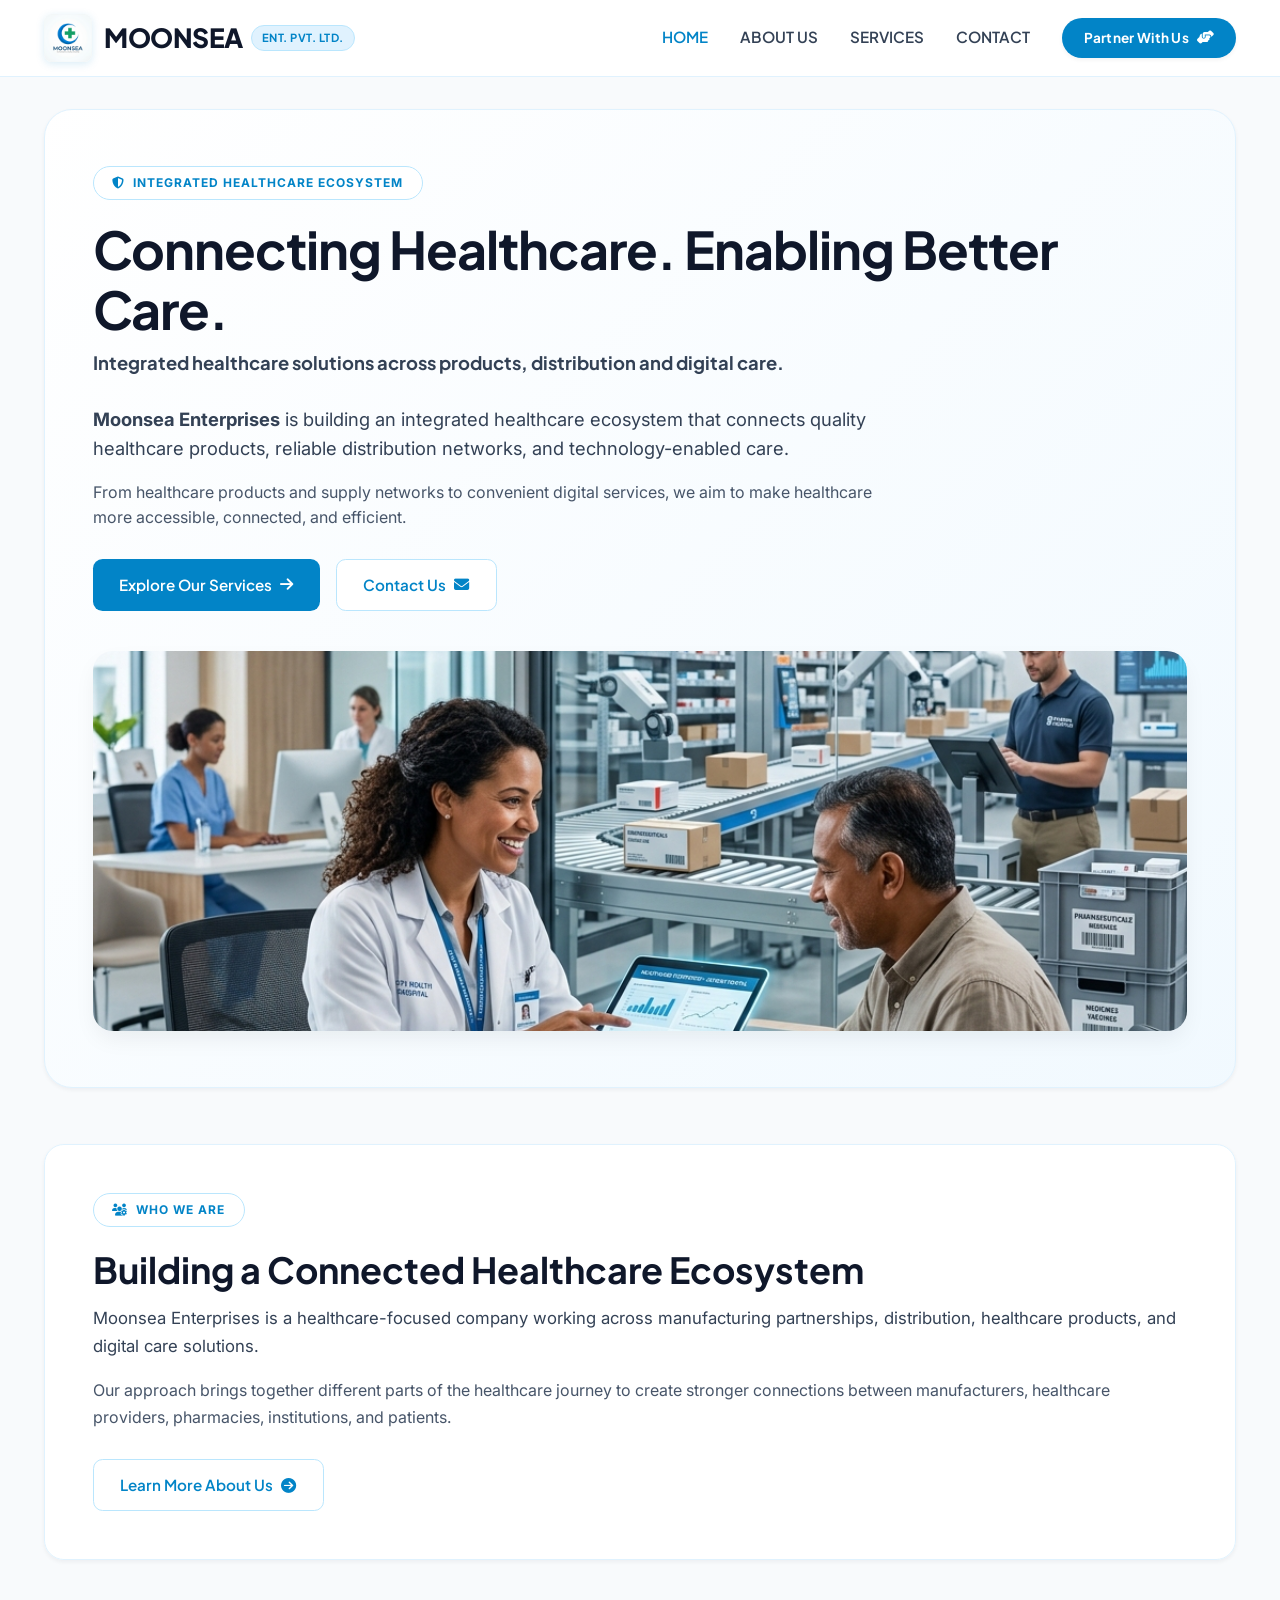
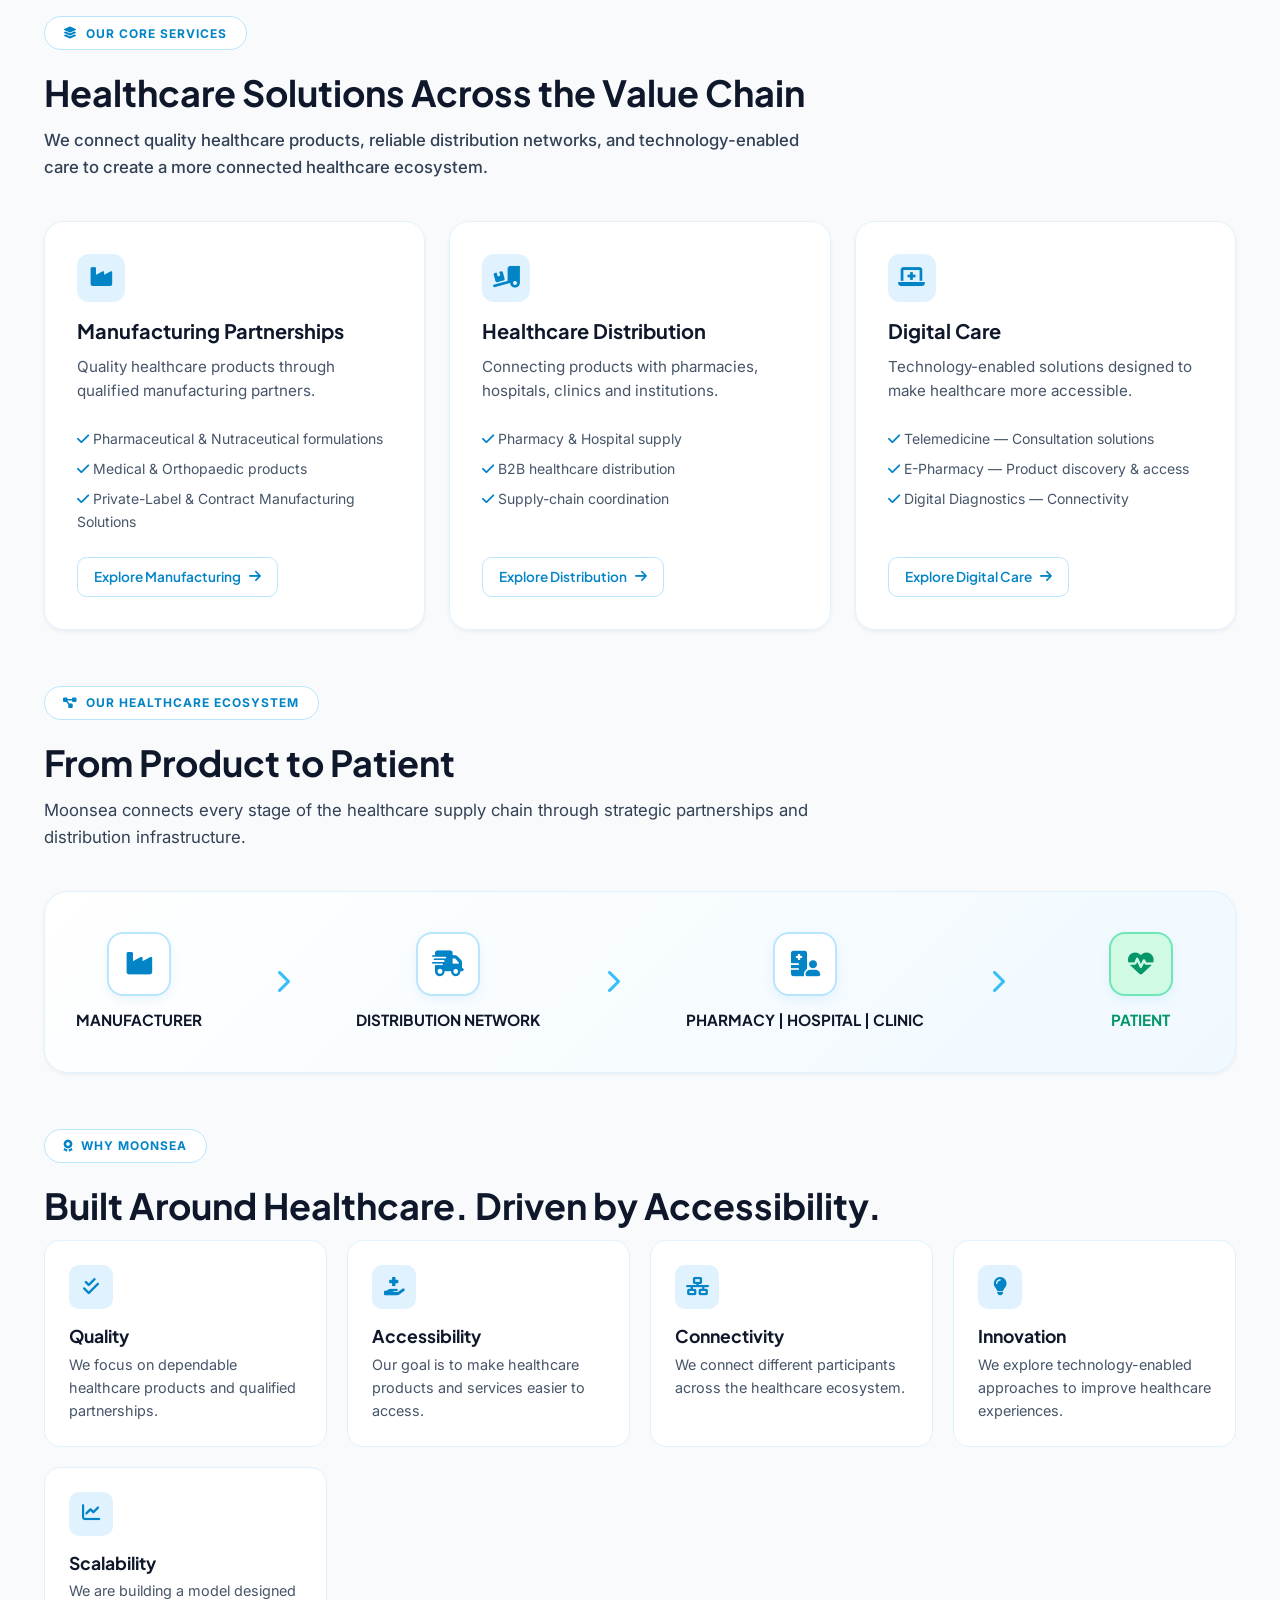
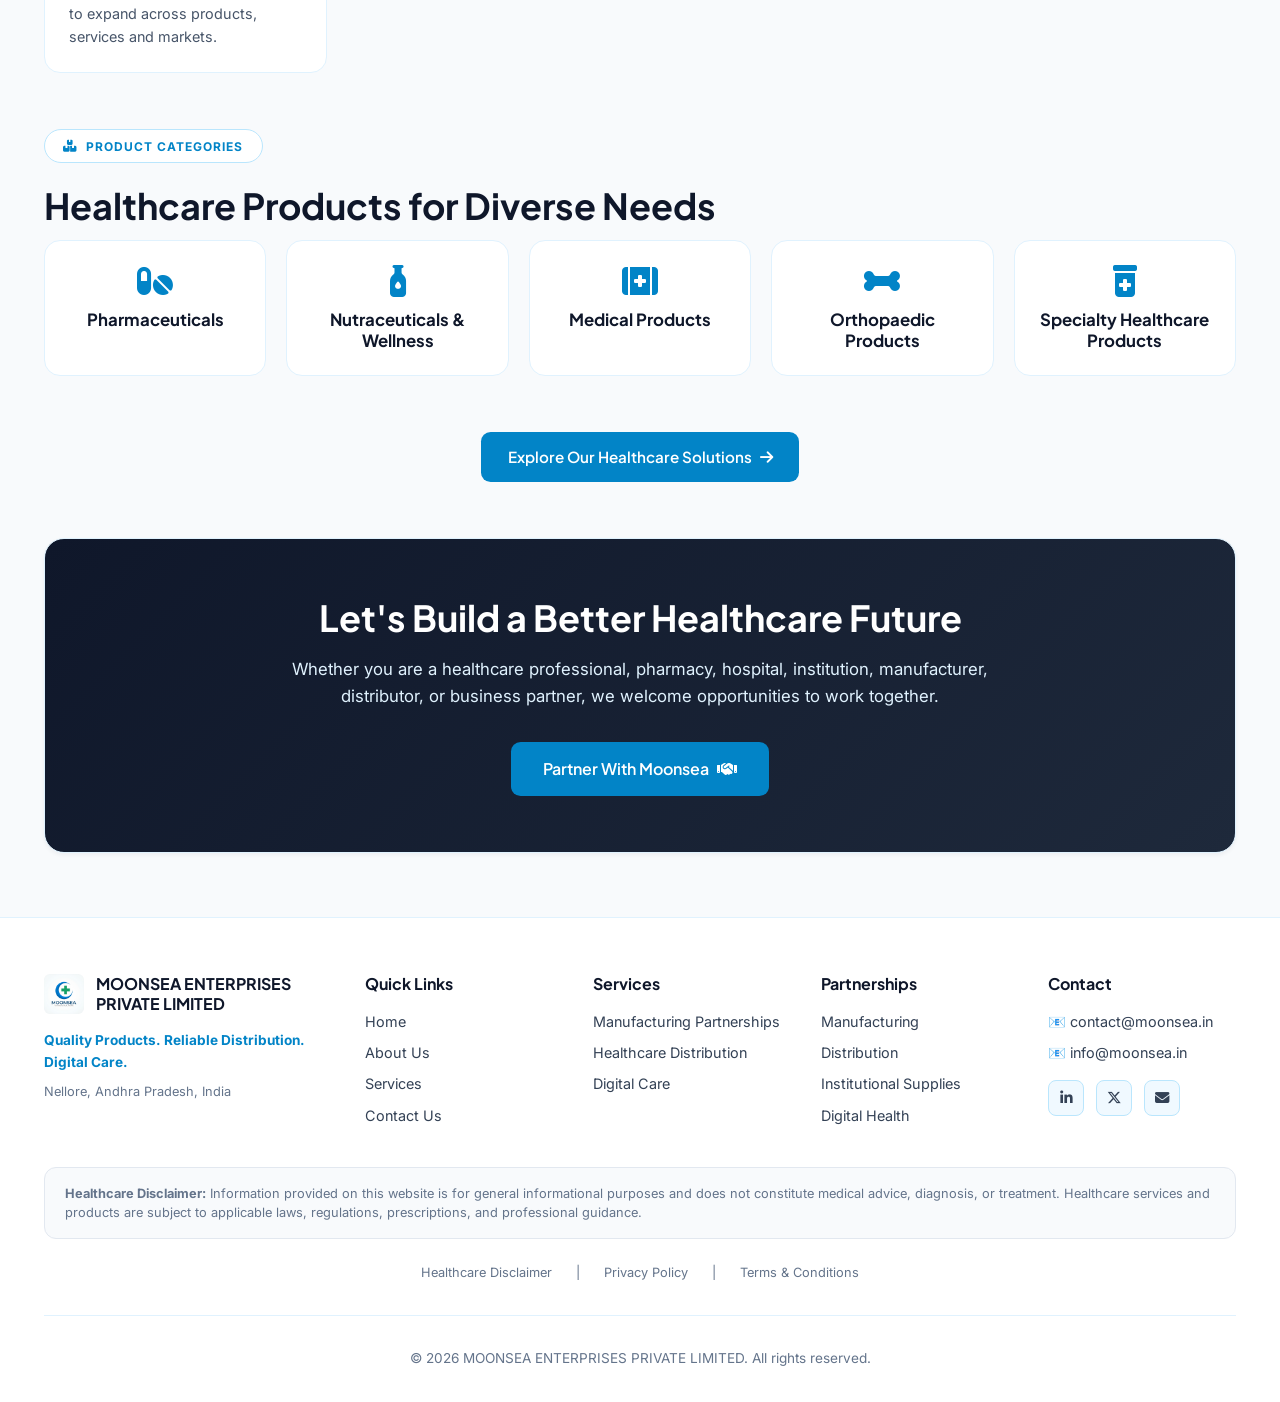
<file: index.html>
<!DOCTYPE html>
<html lang="en">
<head>
  <meta charset="utf-8"/>
  <meta name="viewport" content="width=device-width, initial-scale=1"/>
  <title>Moonsea Enterprises | Integrated Healthcare Solutions</title>
  <meta name="description" content="Moonsea Enterprises connects healthcare product manufacturing, reliable distribution, and technology-enabled digital care across India."/>
  
  <!-- Open Graph / WhatsApp Preview Meta Tags -->
  <meta property="og:type" content="website"/>
  <meta property="og:url" content="https://moonsea.in/"/>
  <meta property="og:title" content="Moonsea Enterprises | Integrated Healthcare Solutions"/>
  <meta property="og:description" content="Connecting Healthcare. Enabling Better Care. Integrated healthcare solutions across products, distribution and digital care."/>
  <meta property="og:image" content="assets/images/hero_ecosystem.png"/>

  <link rel="stylesheet" href="css/styles.css"/>
  <link rel="stylesheet" href="https://cdnjs.cloudflare.com/ajax/libs/font-awesome/6.5.2/css/all.min.css"/>
</head>
<body>

  <!-- ================= STICKY HEADER ================= -->
  <header class="sticky-header">
    <div class="container header-flex">
      <a href="index.html" class="brand-logo">
        <img src="assets/images/logo.png" alt="MOONSEA Logo" style="height: 48px; width: auto; border-radius: 8px; box-shadow: 0 2px 8px rgba(2, 132, 199, 0.15);"/>
        <div class="brand-title">
          MOONSEA
          <span class="brand-badge">ENT. PVT. LTD.</span>
        </div>
      </a>

      <nav>
        <ul class="nav-links">
          <li><a href="index.html" class="nav-link active">HOME</a></li>
          <li><a href="about.html" class="nav-link">ABOUT US</a></li>
          <li><a href="services.html" class="nav-link">SERVICES</a></li>
          <li><a href="contact.html" class="nav-link">CONTACT</a></li>
          <li>
            <a href="contact.html#partnership" class="partner-cta">
              Partner With Us <i class="fa-solid fa-handshake-angle"></i>
            </a>
          </li>
        </ul>
      </nav>

      <button class="hamburger" id="mobileMenuToggle" aria-label="Toggle Navigation Menu">
        <i class="fa-solid fa-bars"></i>
      </button>
    </div>

    <!-- Mobile Drawer -->
    <div class="mobile-nav" id="mobileMenuDrawer">
      <a href="index.html" class="nav-link active">HOME</a>
      <a href="about.html" class="nav-link">ABOUT US</a>
      <a href="services.html" class="nav-link">SERVICES</a>
      <a href="contact.html" class="nav-link">CONTACT</a>
      <a href="contact.html#partnership" class="partner-cta" style="justify-content:center;">Partner With Us</a>
    </div>
  </header>

  <!-- ================= MAIN CONTENT ================= -->
  <main class="container">
    
    <!-- Hero Section -->
    <section class="hero-grid">
      <div style="display: grid; grid-template-columns: 1fr; gap: 2.5rem; align-items: center;" class="hero-container">
        <div>
          <span class="hero-pill">
            <i class="fa-solid fa-shield-halved"></i> Integrated Healthcare Ecosystem
          </span>
          <h1>Connecting Healthcare. Enabling Better Care.</h1>
          <p class="hero-subtagline">Integrated healthcare solutions across products, distribution and digital care.</p>

          <p>
            <strong>Moonsea Enterprises</strong> is building an integrated healthcare ecosystem that connects quality healthcare products, reliable distribution networks, and technology-enabled care.
          </p>
          <p style="font-size: 1rem; color: #475569; margin-top: -0.75rem; margin-bottom: 1.75rem;">
            From healthcare products and supply networks to convenient digital services, we aim to make healthcare more accessible, connected, and efficient.
          </p>

          <div class="hero-buttons">
            <a href="services.html" class="btn btn-primary">
              Explore Our Services <i class="fa-solid fa-arrow-right"></i>
            </a>
            <a href="contact.html" class="btn btn-outline">
              Contact Us <i class="fa-solid fa-envelope"></i>
            </a>
          </div>
        </div>

        <div style="border-radius: 1.25rem; overflow: hidden; box-shadow: var(--shadow-md);">
          <img src="assets/images/hero_ecosystem.png" alt="Integrated Healthcare Ecosystem" style="width: 100%; height: 380px; object-fit: cover;"/>
        </div>
      </div>
    </section>

    <!-- Section 2 — Who We Are -->
    <section class="glass-card" style="padding: 3rem; margin-bottom: 3.5rem;">
      <span class="hero-pill"><i class="fa-solid fa-users-gear"></i> Who We Are</span>
      <h2 class="section-title">Building a Connected Healthcare Ecosystem</h2>
      <p style="font-size: 1.05rem; color: #334155; line-height: 1.7; margin-bottom: 1rem;">
        Moonsea Enterprises is a healthcare-focused company working across manufacturing partnerships, distribution, healthcare products, and digital care solutions.
      </p>
      <p style="font-size: 1rem; color: #475569; line-height: 1.7; margin-bottom: 1.75rem;">
        Our approach brings together different parts of the healthcare journey to create stronger connections between manufacturers, healthcare providers, pharmacies, institutions, and patients.
      </p>

      <a href="about.html" class="btn btn-outline">
        Learn More About Us <i class="fa-solid fa-circle-arrow-right"></i>
      </a>
    </section>    <!-- Section 3 — Our Services -->
    <section style="margin-bottom: 3.5rem;">
      <span class="hero-pill"><i class="fa-solid fa-layer-group"></i> Our Core Services</span>
      <h2 class="section-title">Healthcare Solutions Across the Value Chain</h2>
      <p class="section-desc" style="font-size: 1.05rem; font-weight: 500; color: #334155;">
        We connect quality healthcare products, reliable distribution networks, and technology-enabled care to create a more connected healthcare ecosystem.
      </p>

      <div class="grid-3">
        <!-- 01 — Manufacturing Partnerships -->
        <article class="glass-card offering-card" style="display: flex; flex-direction: column; justify-content: space-between;">
          <div>
            <div style="width: 48px; height: 48px; border-radius: 12px; background: #e0f2fe; color: #0284c7; display: flex; align-items: center; justify-content: center; font-size: 1.35rem; margin-bottom: 1rem;">
              <i class="fa-solid fa-industry"></i>
            </div>
            <h3 style="font-size: 1.25rem; color: #0f172a; margin-bottom: 0.75rem;">Manufacturing Partnerships</h3>
            <p style="font-size: 0.95rem; color: #475569; line-height: 1.6; margin-bottom: 1.5rem;">
              Quality healthcare products through qualified manufacturing partners.
            </p>
            <ul style="list-style:none; font-size:0.875rem; color:#475569; display:flex; flex-direction:column; gap:0.5rem; margin-bottom:1.5rem;">
              <li><i class="fa-solid fa-check me-2" style="color:#0284c7;"></i> Pharmaceutical & Nutraceutical formulations</li>
              <li><i class="fa-solid fa-check me-2" style="color:#0284c7;"></i> Medical & Orthopaedic products</li>
              <li><i class="fa-solid fa-check me-2" style="color:#0284c7;"></i> Private-Label & Contract Manufacturing Solutions</li>
            </ul>
          </div>
          <a href="services.html#manufacturing" class="btn btn-outline" style="align-self: start; padding: 0.5rem 1rem; font-size: 0.85rem;">
            Explore Manufacturing <i class="fa-solid fa-arrow-right"></i>
          </a>
        </article>

        <!-- 02 — Distribution -->
        <article class="glass-card offering-card" style="display: flex; flex-direction: column; justify-content: space-between;">
          <div>
            <div style="width: 48px; height: 48px; border-radius: 12px; background: #e0f2fe; color: #0284c7; display: flex; align-items: center; justify-content: center; font-size: 1.35rem; margin-bottom: 1rem;">
              <i class="fa-solid fa-truck-ramp-box"></i>
            </div>
            <h3 style="font-size: 1.25rem; color: #0f172a; margin-bottom: 0.75rem;">Healthcare Distribution</h3>
            <p style="font-size: 0.95rem; color: #475569; line-height: 1.6; margin-bottom: 1.5rem;">
              Connecting products with pharmacies, hospitals, clinics and institutions.
            </p>
            <ul style="list-style:none; font-size:0.875rem; color:#475569; display:flex; flex-direction:column; gap:0.5rem; margin-bottom:1.5rem;">
              <li><i class="fa-solid fa-check me-2" style="color:#0284c7;"></i> Pharmacy & Hospital supply</li>
              <li><i class="fa-solid fa-check me-2" style="color:#0284c7;"></i> B2B healthcare distribution</li>
              <li><i class="fa-solid fa-check me-2" style="color:#0284c7;"></i> Supply-chain coordination</li>
            </ul>
          </div>
          <a href="services.html#distribution" class="btn btn-outline" style="align-self: start; padding: 0.5rem 1rem; font-size: 0.85rem;">
            Explore Distribution <i class="fa-solid fa-arrow-right"></i>
          </a>
        </article>

        <!-- 03 — Digital Care -->
        <article class="glass-card offering-card" style="display: flex; flex-direction: column; justify-content: space-between;">
          <div>
            <div style="width: 48px; height: 48px; border-radius: 12px; background: #e0f2fe; color: #0284c7; display: flex; align-items: center; justify-content: center; font-size: 1.35rem; margin-bottom: 1rem;">
              <i class="fa-solid fa-laptop-medical"></i>
            </div>
            <h3 style="font-size: 1.25rem; color: #0f172a; margin-bottom: 0.75rem;">Digital Care</h3>
            <p style="font-size: 0.95rem; color: #475569; line-height: 1.6; margin-bottom: 1.5rem;">
              Technology-enabled solutions designed to make healthcare more accessible.
            </p>
            <ul style="list-style:none; font-size:0.875rem; color:#475569; display:flex; flex-direction:column; gap:0.5rem; margin-bottom:1.5rem;">
              <li><i class="fa-solid fa-check me-2" style="color:#0284c7;"></i> Telemedicine — Consultation solutions</li>
              <li><i class="fa-solid fa-check me-2" style="color:#0284c7;"></i> E-Pharmacy — Product discovery & access</li>
              <li><i class="fa-solid fa-check me-2" style="color:#0284c7;"></i> Digital Diagnostics — Connectivity</li>
            </ul>
          </div>
          <a href="services.html#digital-care" class="btn btn-outline" style="align-self: start; padding: 0.5rem 1rem; font-size: 0.85rem;">
            Explore Digital Care <i class="fa-solid fa-arrow-right"></i>
          </a>
        </article>
      </div>
    </section>

    <!-- Section 4 — Visual Supply Chain Flow -->
    <section style="margin-bottom: 3.5rem;">
      <span class="hero-pill"><i class="fa-solid fa-diagram-project"></i> Our Healthcare Ecosystem</span>
      <h2 class="section-title">From Product to Patient</h2>
      <p class="section-desc">
        Moonsea connects every stage of the healthcare supply chain through strategic partnerships and distribution infrastructure.
      </p>

      <div class="ecosystem-flow-visual">
        <div class="flow-node">
          <div class="flow-node-icon"><i class="fa-solid fa-industry"></i></div>
          <span class="flow-node-title">MANUFACTURER</span>
        </div>

        <div class="flow-connector"><i class="fa-solid fa-chevron-right"></i></div>

        <div class="flow-node">
          <div class="flow-node-icon"><i class="fa-solid fa-truck-fast"></i></div>
          <span class="flow-node-title">DISTRIBUTION NETWORK</span>
        </div>

        <div class="flow-connector"><i class="fa-solid fa-chevron-right"></i></div>

        <div class="flow-node">
          <div class="flow-node-icon"><i class="fa-solid fa-hospital-user"></i></div>
          <span class="flow-node-title">PHARMACY | HOSPITAL | CLINIC</span>
        </div>

        <div class="flow-connector"><i class="fa-solid fa-chevron-right"></i></div>

        <div class="flow-node">
          <div class="flow-node-icon" style="background:#d1fae5; color:#059669; border-color:#6ee7b7;"><i class="fa-solid fa-heart-pulse"></i></div>
          <span class="flow-node-title" style="color:#059669;">PATIENT</span>
        </div>
      </div>
    </section>

    <!-- Section 5 — Why Moonsea -->
    <section style="margin-bottom: 3.5rem;">
      <span class="hero-pill"><i class="fa-solid fa-award"></i> Why Moonsea</span>
      <h2 class="section-title">Built Around Healthcare. Driven by Accessibility.</h2>
      
      <div class="values-grid">
        <div class="value-card">
          <div class="value-icon"><i class="fa-solid fa-check-double"></i></div>
          <h4 style="font-size: 1.1rem; margin-bottom: 0.35rem;">Quality</h4>
          <p style="font-size: 0.9rem; color: #475569;">We focus on dependable healthcare products and qualified partnerships.</p>
        </div>

        <div class="value-card">
          <div class="value-icon"><i class="fa-solid fa-hand-holding-medical"></i></div>
          <h4 style="font-size: 1.1rem; margin-bottom: 0.35rem;">Accessibility</h4>
          <p style="font-size: 0.9rem; color: #475569;">Our goal is to make healthcare products and services easier to access.</p>
        </div>

        <div class="value-card">
          <div class="value-icon"><i class="fa-solid fa-network-wired"></i></div>
          <h4 style="font-size: 1.1rem; margin-bottom: 0.35rem;">Connectivity</h4>
          <p style="font-size: 0.9rem; color: #475569;">We connect different participants across the healthcare ecosystem.</p>
        </div>

        <div class="value-card">
          <div class="value-icon"><i class="fa-solid fa-lightbulb"></i></div>
          <h4 style="font-size: 1.1rem; margin-bottom: 0.35rem;">Innovation</h4>
          <p style="font-size: 0.9rem; color: #475569;">We explore technology-enabled approaches to improve healthcare experiences.</p>
        </div>

        <div class="value-card">
          <div class="value-icon"><i class="fa-solid fa-chart-line"></i></div>
          <h4 style="font-size: 1.1rem; margin-bottom: 0.35rem;">Scalability</h4>
          <p style="font-size: 0.9rem; color: #475569;">We are building a model designed to expand across products, services and markets.</p>
        </div>
      </div>
    </section>

    <!-- Section 6 — Product Categories (5 Strong Categories) -->
    <section style="margin-bottom: 3.5rem;">
      <span class="hero-pill"><i class="fa-solid fa-boxes-stacked"></i> Product Categories</span>
      <h2 class="section-title">Healthcare Products for Diverse Needs</h2>

      <div class="values-grid" style="grid-template-columns: repeat(auto-fit, minmax(200px, 1fr));">
        <div class="value-card" style="text-align:center;">
          <i class="fa-solid fa-pills" style="font-size: 2rem; color:#0284c7; margin-bottom: 0.75rem;"></i>
          <h4 style="font-size: 1.05rem;">Pharmaceuticals</h4>
        </div>
        <div class="value-card" style="text-align:center;">
          <i class="fa-solid fa-bottle-droplet" style="font-size: 2rem; color:#0284c7; margin-bottom: 0.75rem;"></i>
          <h4 style="font-size: 1.05rem;">Nutraceuticals & Wellness</h4>
        </div>
        <div class="value-card" style="text-align:center;">
          <i class="fa-solid fa-kit-medical" style="font-size: 2rem; color:#0284c7; margin-bottom: 0.75rem;"></i>
          <h4 style="font-size: 1.05rem;">Medical Products</h4>
        </div>
        <div class="value-card" style="text-align:center;">
          <i class="fa-solid fa-bone" style="font-size: 2rem; color:#0284c7; margin-bottom: 0.75rem;"></i>
          <h4 style="font-size: 1.05rem;">Orthopaedic Products</h4>
        </div>
        <div class="value-card" style="text-align:center;">
          <i class="fa-solid fa-prescription-bottle-medical" style="font-size: 2rem; color:#0284c7; margin-bottom: 0.75rem;"></i>
          <h4 style="font-size: 1.05rem;">Specialty Healthcare Products</h4>
        </div>
      </div>

      <div style="text-align: center; margin-top: 1.75rem;">
        <a href="services.html" class="btn btn-primary">
          Explore Our Healthcare Solutions <i class="fa-solid fa-arrow-right"></i>
        </a>
      </div>
    </section>

    <!-- Home CTA Banner -->
    <section class="glass-card" style="background: linear-gradient(135deg, #0f172a 0%, #1e293b 100%); color: #ffffff; text-align: center; padding: 3.5rem 2rem; margin-bottom: 3.5rem;">
      <h2 style="font-size: 2.25rem; color: #ffffff; margin-bottom: 1rem;">Let's Build a Better Healthcare Future</h2>
      <p style="max-width: 750px; margin: 0 auto 2rem; color: #e0f2fe; font-size: 1.05rem; line-height: 1.6;">
        Whether you are a healthcare professional, pharmacy, hospital, institution, manufacturer, distributor, or business partner, we welcome opportunities to work together.
      </p>
      <a href="contact.html#partnership" class="btn btn-primary" style="background: #0284c7; padding: 0.9rem 2rem; font-size: 1rem;">
        Partner With Moonsea <i class="fa-solid fa-handshake"></i>
      </a>
    </section>

  </main>

  <!-- ================= FOOTER ================= -->
  <footer class="site-footer">
    <div class="container">
      <div class="footer-5col">
        <div class="footer-col">
          <div style="display: flex; align-items: center; gap: 0.75rem; margin-bottom: 1rem;">
            <img src="assets/images/logo.png" alt="MOONSEA Logo" style="height: 40px; width: auto; border-radius: 6px;"/>
            <h4 style="margin-bottom:0;">MOONSEA ENTERPRISES PRIVATE LIMITED</h4>
          </div>
          <p style="font-size: 0.85rem; color: #0284c7; font-weight: 700; margin-bottom: 0.5rem;">
            Quality Products. Reliable Distribution. Digital Care.
          </p>
          <p style="font-size: 0.8rem; color: #64748b;">
            Nellore, Andhra Pradesh, India
          </p>
        </div>

        <div class="footer-col">
          <h4>Quick Links</h4>
          <p><a href="index.html">Home</a></p>
          <p><a href="about.html">About Us</a></p>
          <p><a href="services.html">Services</a></p>
          <p><a href="contact.html">Contact Us</a></p>
        </div>

        <div class="footer-col">
          <h4>Services</h4>
          <p><a href="services.html#manufacturing">Manufacturing Partnerships</a></p>
          <p><a href="services.html#distribution">Healthcare Distribution</a></p>
          <p><a href="services.html#digital-care">Digital Care</a></p>
        </div>

        <div class="footer-col">
          <h4>Partnerships</h4>
          <p><a href="contact.html#partnership">Manufacturing</a></p>
          <p><a href="contact.html#partnership">Distribution</a></p>
          <p><a href="contact.html#partnership">Institutional Supplies</a></p>
          <p><a href="contact.html#partnership">Digital Health</a></p>
        </div>

        <div class="footer-col">
          <h4>Contact</h4>
          <p>📧 <a href="mailto:contact@moonsea.in">contact@moonsea.in</a></p>
          <p>📧 <a href="mailto:info@moonsea.in">info@moonsea.in</a></p>
          <div class="footer-socials">
            <a href="https://linkedin.com" target="_blank" class="social-icon" aria-label="LinkedIn"><i class="fa-brands fa-linkedin-in"></i></a>
            <a href="https://twitter.com" target="_blank" class="social-icon" aria-label="Twitter"><i class="fa-brands fa-x-twitter"></i></a>
            <a href="mailto:contact@moonsea.in" class="social-icon" aria-label="Email"><i class="fa-solid fa-envelope"></i></a>
          </div>
        </div>
      </div>

      <!-- Legal Disclaimer & Links -->
      <div class="disclaimer-box">
        <strong>Healthcare Disclaimer:</strong> Information provided on this website is for general informational purposes and does not constitute medical advice, diagnosis, or treatment. Healthcare services and products are subject to applicable laws, regulations, prescriptions, and professional guidance.
      </div>

      <div class="footer-legal-links">
        <a href="#disclaimer">Healthcare Disclaimer</a> |
        <a href="#privacy">Privacy Policy</a> |
        <a href="#terms">Terms & Conditions</a>
      </div>

      <div class="footer-bottom">
        <p>&copy; 2026 MOONSEA ENTERPRISES PRIVATE LIMITED. All rights reserved.</p>
      </div>
    </div>
  </footer>

  <script src="js/main.js"></script>
</body>
</html>
</file>
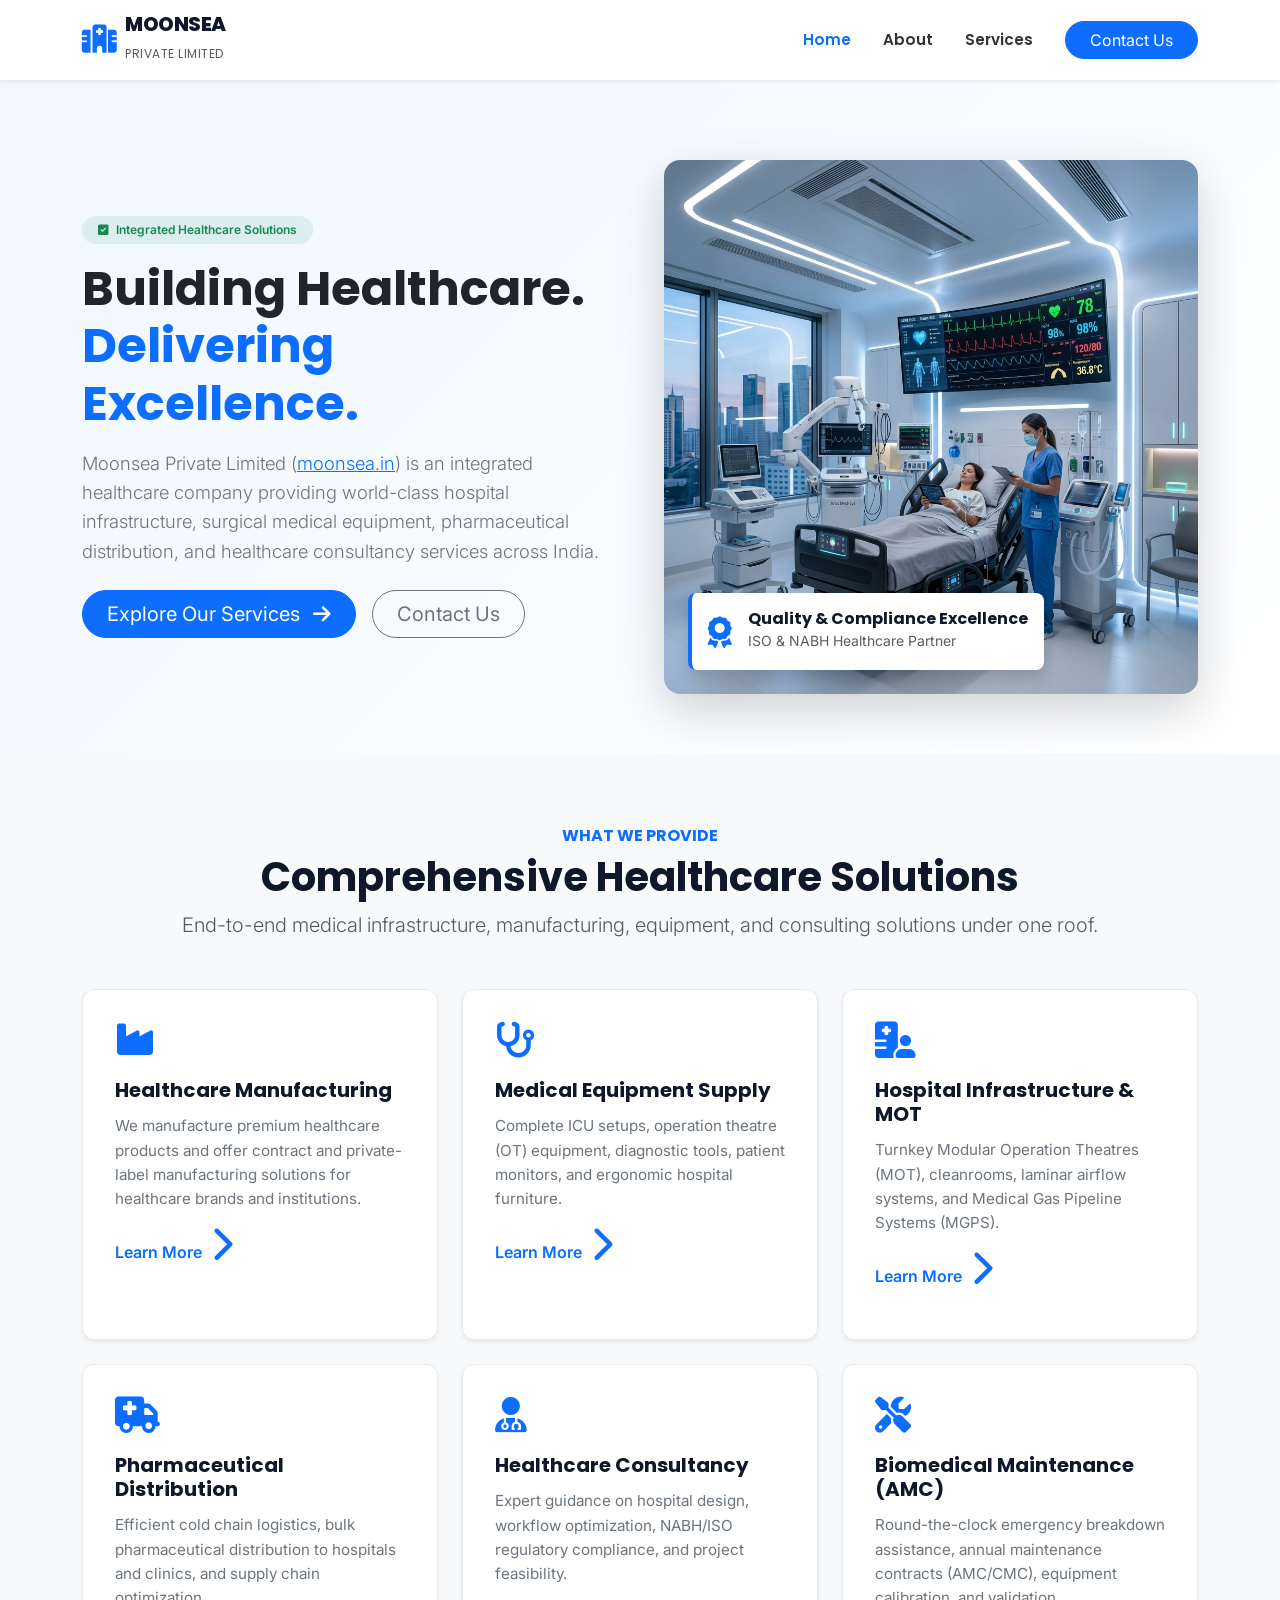
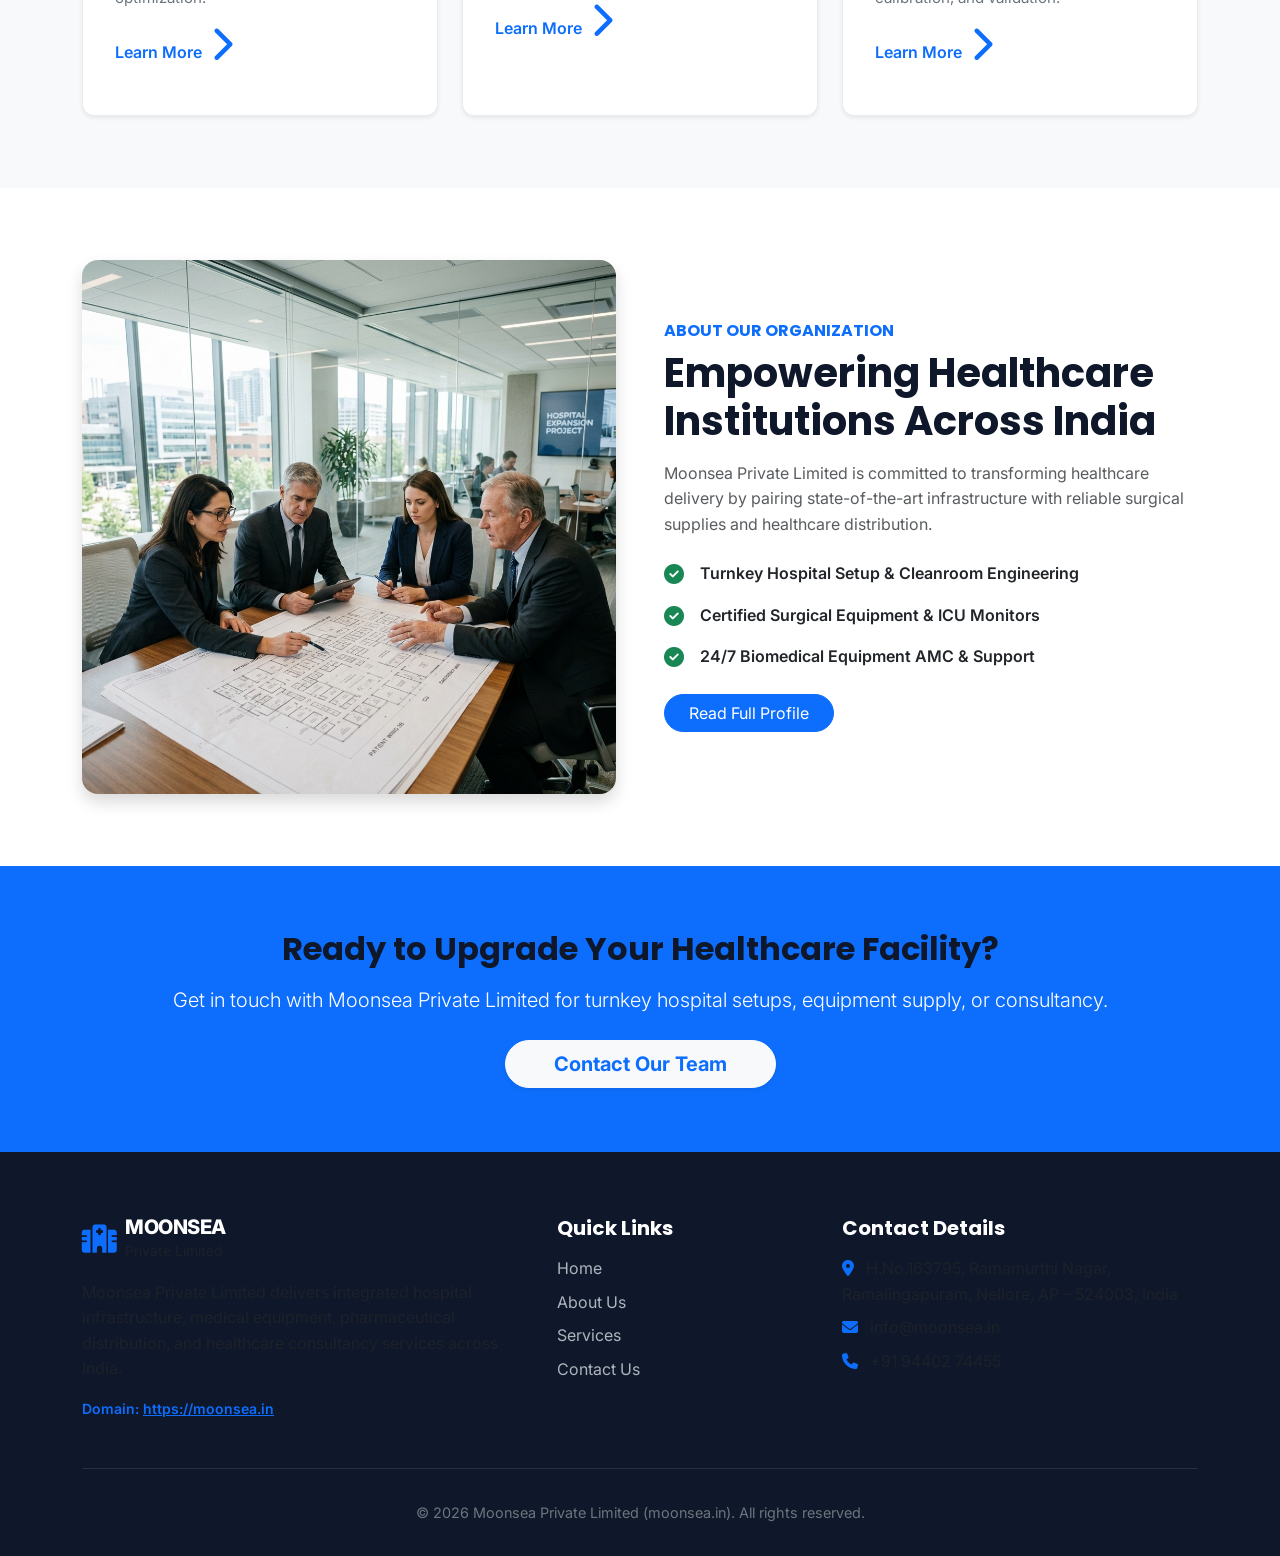
<file: nellore_medisystems/index.html>
<!DOCTYPE html>
<html lang="en">
<head>
  <meta charset="UTF-8">
  <meta name="viewport" content="width=device-width, initial-scale=1.0">
  <title>Moonsea Pvt. Ltd. | Integrated Healthcare Solutions</title>
  <meta name="description" content="Moonsea Private Limited (moonsea.in) - Integrated Healthcare Solutions | Medical Equipment | Hospital Infrastructure | Pharmaceutical Distribution | Healthcare Consultancy">

  <!-- Fonts & Bootstrap 5 & FontAwesome -->
  <link href="https://fonts.googleapis.com/css2?family=Inter:wght@300;400;500;600;700&family=Poppins:wght@400;500;600;700;800&display=swap" rel="stylesheet">
  <link href="https://cdn.jsdelivr.net/npm/bootstrap@5.3.3/dist/css/bootstrap.min.css" rel="stylesheet">
  <link href="https://cdnjs.cloudflare.com/ajax/libs/font-awesome/6.5.2/css/all.min.css" rel="stylesheet">
  <link rel="stylesheet" href="css/styles.css">
</head>
<body>

  <!-- ================= NAVBAR ================= -->
  <nav class="navbar navbar-expand-lg navbar-light bg-white shadow-sm sticky-top">
    <div class="container">
      <a class="navbar-brand fw-bold d-flex align-items-center" href="index.html">
        <div class="me-2 text-primary fs-3">
          <i class="fa-solid fa-hospital"></i>
        </div>
        <div>
          <div class="company-name">MOONSEA</div>
          <small class="text-muted fw-normal" style="font-size:0.75rem; letter-spacing:0.5px;">Private Limited</small>
        </div>
      </a>

      <button class="navbar-toggler" type="button" data-bs-toggle="collapse" data-bs-target="#navbar" aria-controls="navbar" aria-expanded="false" aria-label="Toggle navigation">
        <span class="navbar-toggler-icon"></span>
      </button>

      <div class="collapse navbar-collapse" id="navbar">
        <ul class="navbar-nav ms-auto align-items-lg-center">
          <li class="nav-item">
            <a href="index.html" class="nav-link active">Home</a>
          </li>
          <li class="nav-item">
            <a href="about.html" class="nav-link">About</a>
          </li>
          <li class="nav-item">
            <a href="services.html" class="nav-link">Services</a>
          </li>
          <li class="nav-item ms-lg-3 mt-2 mt-lg-0">
            <a href="contact.html" class="btn btn-primary rounded-pill px-4">Contact Us</a>
          </li>
        </ul>
      </div>
    </div>
  </nav>

  <!-- ================= HERO ================= -->
  <section class="hero">
    <div class="container">
      <div class="row align-items-center g-5">
        <div class="col-lg-6">
          <span class="badge bg-success bg-opacity-10 text-success px-3 py-2 rounded-pill mb-3 fw-semibold">
            <i class="fa-solid fa-square-check me-1"></i> Integrated Healthcare Solutions
          </span>
          <h1 class="display-4 fw-bold text-dark">
            Building Healthcare. <br>
            <span class="text-primary">Delivering Excellence.</span>
          </h1>
          <p class="lead mt-3 text-secondary">
            Moonsea Private Limited (<a href="https://moonsea.in" target="_blank" class="text-decoration-underline text-primary">moonsea.in</a>) is an integrated healthcare company providing world-class hospital infrastructure, surgical medical equipment, pharmaceutical distribution, and healthcare consultancy services across India.
          </p>
          <div class="d-flex gap-3 mt-4 flex-wrap">
            <a href="services.html" class="btn btn-primary btn-lg rounded-pill px-4">
              Explore Our Services <i class="fa-solid fa-arrow-right ms-2"></i>
            </a>
            <a href="contact.html" class="btn btn-outline-secondary btn-lg rounded-pill px-4">
              Contact Us
            </a>
          </div>
        </div>

        <div class="col-lg-6">
          <div class="position-relative">
            <img src="assets/images/hero_banner.png" alt="Moonsea Healthcare Facility" class="img-fluid rounded-4 shadow-lg">
            <div class="position-absolute bottom-0 start-0 m-4 p-3 bg-white bg-opacity-95 rounded-3 shadow border-start border-primary border-4 d-flex align-items-center gap-3">
              <i class="fa-solid fa-award text-primary fs-2"></i>
              <div>
                <h6 class="mb-0 fw-bold">Quality & Compliance Excellence</h6>
                <small class="text-muted">ISO & NABH Healthcare Partner</small>
              </div>
            </div>
          </div>
        </div>
      </div>
    </div>
  </section>

  <!-- ================= CORE SERVICES & SOLUTIONS ================= -->
  <section class="py-5 bg-light">
    <div class="container py-4">
      <div class="text-center max-w-700 mx-auto mb-5">
        <h6 class="text-primary fw-bold text-uppercase tracking-wider">What We Provide</h6>
        <h2 class="display-6 fw-bold">Comprehensive Healthcare Solutions</h2>
        <p class="text-muted lead">End-to-end medical infrastructure, manufacturing, equipment, and consulting solutions under one roof.</p>
      </div>

      <div class="row g-4">
        <!-- Feature 1 -->
        <div class="col-md-6 col-lg-4">
          <div class="feature-box">
            <i class="fa-solid fa-industry"></i>
            <h4>Healthcare Manufacturing</h4>
            <p>We manufacture premium healthcare products and offer contract and private-label manufacturing solutions for healthcare brands and institutions.</p>
            <a href="services.html" class="text-primary fw-semibold text-decoration-none">Learn More <i class="fa-solid fa-chevron-right ms-1 fs-7"></i></a>
          </div>
        </div>

        <!-- Feature 2 -->
        <div class="col-md-6 col-lg-4">
          <div class="feature-box">
            <i class="fa-solid fa-stethoscope"></i>
            <h4>Medical Equipment Supply</h4>
            <p>Complete ICU setups, operation theatre (OT) equipment, diagnostic tools, patient monitors, and ergonomic hospital furniture.</p>
            <a href="services.html" class="text-primary fw-semibold text-decoration-none">Learn More <i class="fa-solid fa-chevron-right ms-1 fs-7"></i></a>
          </div>
        </div>

        <!-- Feature 3 -->
        <div class="col-md-6 col-lg-4">
          <div class="feature-box">
            <i class="fa-solid fa-hospital-user"></i>
            <h4>Hospital Infrastructure & MOT</h4>
            <p>Turnkey Modular Operation Theatres (MOT), cleanrooms, laminar airflow systems, and Medical Gas Pipeline Systems (MGPS).</p>
            <a href="services.html" class="text-primary fw-semibold text-decoration-none">Learn More <i class="fa-solid fa-chevron-right ms-1 fs-7"></i></a>
          </div>
        </div>

        <!-- Feature 4 -->
        <div class="col-md-6 col-lg-4">
          <div class="feature-box">
            <i class="fa-solid fa-truck-medical"></i>
            <h4>Pharmaceutical Distribution</h4>
            <p>Efficient cold chain logistics, bulk pharmaceutical distribution to hospitals and clinics, and supply chain optimization.</p>
            <a href="services.html" class="text-primary fw-semibold text-decoration-none">Learn More <i class="fa-solid fa-chevron-right ms-1 fs-7"></i></a>
          </div>
        </div>

        <!-- Feature 5 -->
        <div class="col-md-6 col-lg-4">
          <div class="feature-box">
            <i class="fa-solid fa-user-doctor"></i>
            <h4>Healthcare Consultancy</h4>
            <p>Expert guidance on hospital design, workflow optimization, NABH/ISO regulatory compliance, and project feasibility.</p>
            <a href="services.html" class="text-primary fw-semibold text-decoration-none">Learn More <i class="fa-solid fa-chevron-right ms-1 fs-7"></i></a>
          </div>
        </div>

        <!-- Feature 6 -->
        <div class="col-md-6 col-lg-4">
          <div class="feature-box">
            <i class="fa-solid fa-screwdriver-wrench"></i>
            <h4>Biomedical Maintenance (AMC)</h4>
            <p>Round-the-clock emergency breakdown assistance, annual maintenance contracts (AMC/CMC), equipment calibration, and validation.</p>
            <a href="services.html" class="text-primary fw-semibold text-decoration-none">Learn More <i class="fa-solid fa-chevron-right ms-1 fs-7"></i></a>
          </div>
        </div>
      </div>
    </div>
  </section>

  <!-- ================= ABOUT OVERVIEW SECTION ================= -->
  <section class="py-5">
    <div class="container py-4">
      <div class="row align-items-center g-5">
        <div class="col-lg-6">
          <img src="assets/images/consulting.png" alt="Moonsea Healthcare Consultancy" class="img-fluid rounded-4 shadow">
        </div>
        <div class="col-lg-6">
          <h6 class="text-primary fw-bold text-uppercase">About Our Organization</h6>
          <h2 class="display-6 fw-bold mb-3">Empowering Healthcare Institutions Across India</h2>
          <p class="text-muted">
            Moonsea Private Limited is committed to transforming healthcare delivery by pairing state-of-the-art infrastructure with reliable surgical supplies and healthcare distribution.
          </p>
          <ul class="list-unstyled my-4">
            <li class="d-flex align-items-center mb-3">
              <i class="fa-solid fa-circle-check text-success fs-5 me-3"></i>
              <span class="fw-semibold">Turnkey Hospital Setup & Cleanroom Engineering</span>
            </li>
            <li class="d-flex align-items-center mb-3">
              <i class="fa-solid fa-circle-check text-success fs-5 me-3"></i>
              <span class="fw-semibold">Certified Surgical Equipment & ICU Monitors</span>
            </li>
            <li class="d-flex align-items-center mb-3">
              <i class="fa-solid fa-circle-check text-success fs-5 me-3"></i>
              <span class="fw-semibold">24/7 Biomedical Equipment AMC & Support</span>
            </li>
          </ul>
          <a href="about.html" class="btn btn-primary rounded-pill px-4">Read Full Profile</a>
        </div>
      </div>
    </div>
  </section>

  <!-- ================= CONTACT CTA BANNER ================= -->
  <section class="py-5 bg-primary text-white">
    <div class="container text-center py-3">
      <h2 class="fw-bold mb-3">Ready to Upgrade Your Healthcare Facility?</h2>
      <p class="lead mb-4 opacity-90">Get in touch with Moonsea Private Limited for turnkey hospital setups, equipment supply, or consultancy.</p>
      <a href="contact.html" class="btn btn-light btn-lg rounded-pill px-5 fw-bold text-primary shadow-sm">Contact Our Team</a>
    </div>
  </section>

  <!-- ================= FOOTER ================= -->
  <footer>
    <div class="container">
      <div class="row g-4">
        <div class="col-lg-5">
          <div class="d-flex align-items-center mb-3">
            <div class="me-2 text-primary fs-3">
              <i class="fa-solid fa-hospital"></i>
            </div>
            <div>
              <div class="company-name text-white">MOONSEA</div>
              <small class="text-muted">Private Limited</small>
            </div>
          </div>
          <p class="text-muted pe-lg-4">
            Moonsea Private Limited delivers integrated hospital infrastructure, medical equipment, pharmaceutical distribution, and healthcare consultancy services across India.
          </p>
          <p class="text-primary fw-semibold small mb-0">
            Domain: <a href="https://moonsea.in" target="_blank" class="text-primary text-decoration-underline">https://moonsea.in</a>
          </p>
        </div>

        <div class="col-lg-3 col-md-6">
          <h5 class="text-white mb-3 fw-bold">Quick Links</h5>
          <ul class="list-unstyled">
            <li class="mb-2"><a href="index.html">Home</a></li>
            <li class="mb-2"><a href="about.html">About Us</a></li>
            <li class="mb-2"><a href="services.html">Services</a></li>
            <li class="mb-2"><a href="contact.html">Contact Us</a></li>
          </ul>
        </div>

        <div class="col-lg-4 col-md-6">
          <h5 class="text-white mb-3 fw-bold">Contact Details</h5>
          <p class="text-muted mb-2">
            <i class="fa-solid fa-location-dot me-2 text-primary"></i> H.No.163795, Ramamurthi Nagar, Ramalingapuram, Nellore, AP – 524003, India
          </p>
          <p class="text-muted mb-2">
            <i class="fa-solid fa-envelope me-2 text-primary"></i> info@moonsea.in
          </p>
          <p class="text-muted">
            <i class="fa-solid fa-phone me-2 text-primary"></i> +91 94402 74455
          </p>
        </div>
      </div>

      <div class="footer-bottom text-center">
        <p class="mb-0">&copy; 2026 Moonsea Private Limited (moonsea.in). All rights reserved.</p>
      </div>
    </div>
  </footer>

  <script src="https://cdn.jsdelivr.net/npm/bootstrap@5.3.3/dist/js/bootstrap.bundle.min.js"></script>
  <script src="js/main.js"></script>
</body>
</html>
</file>
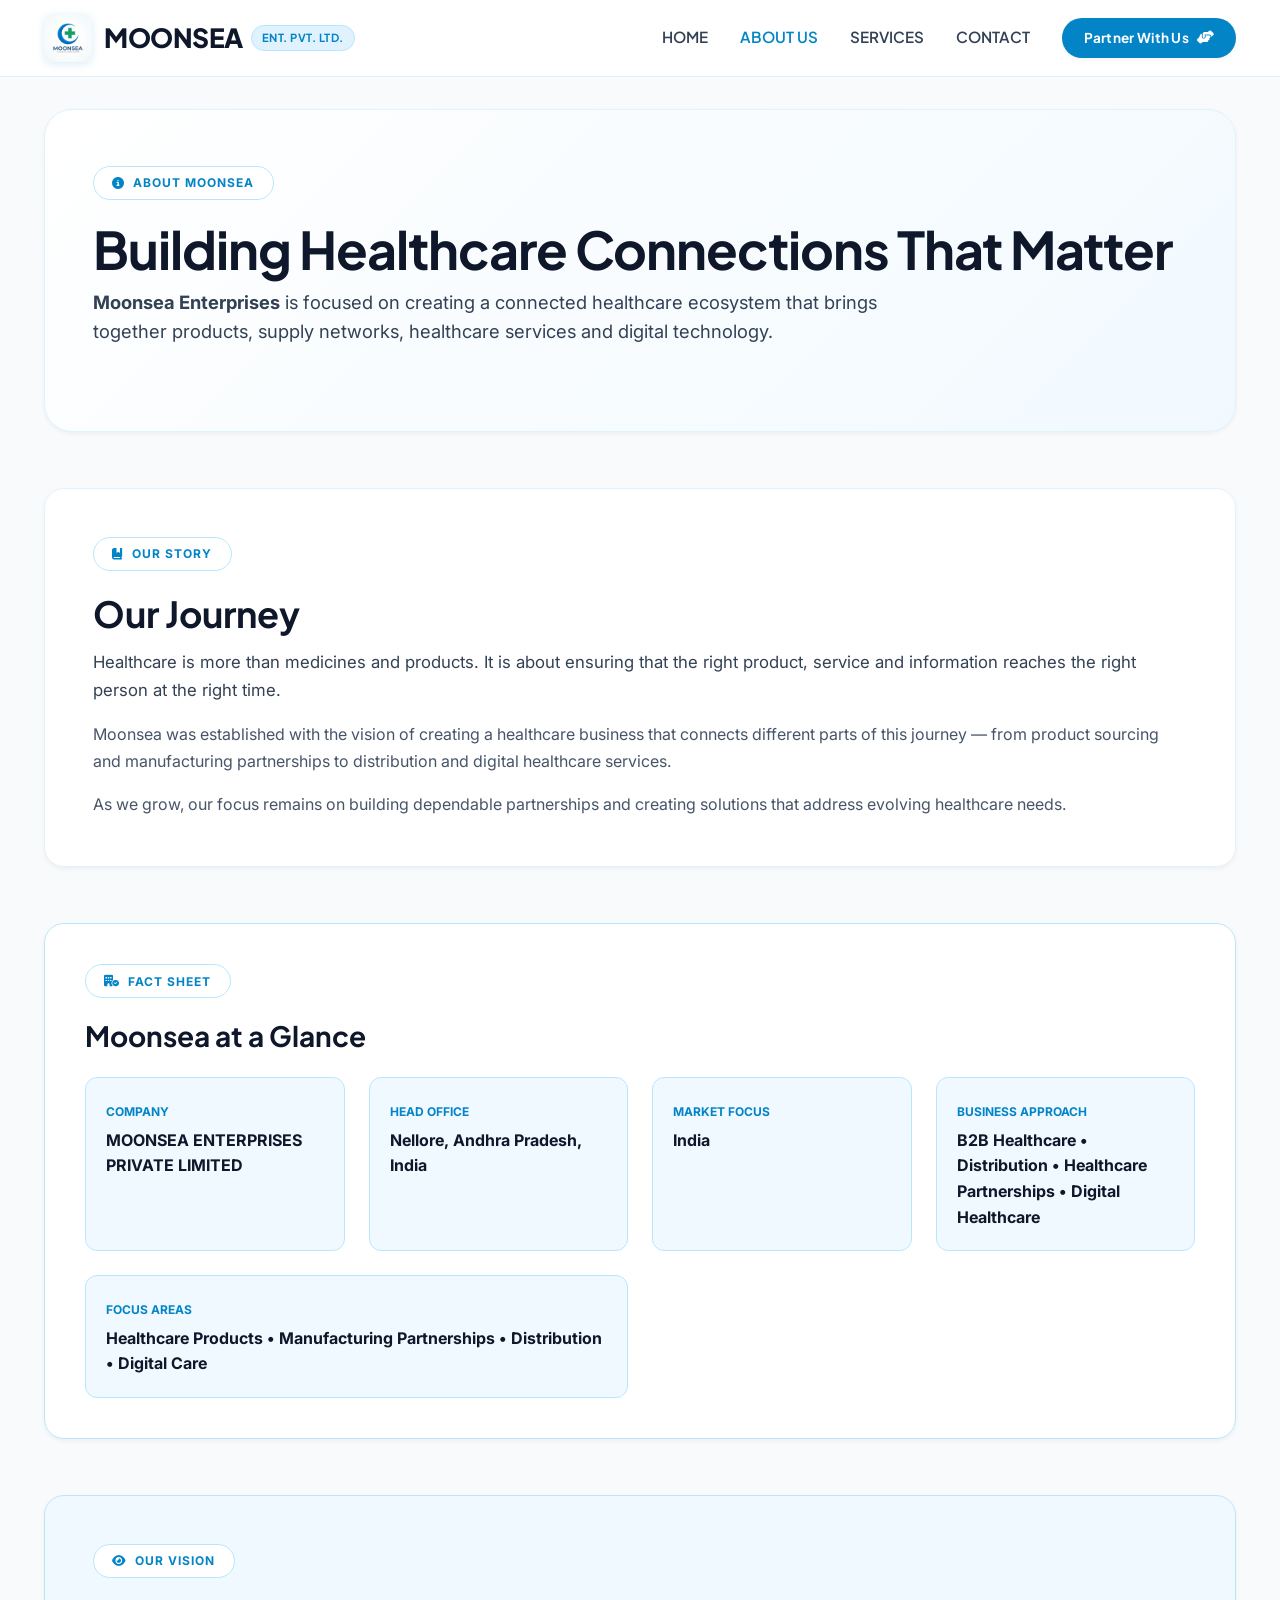
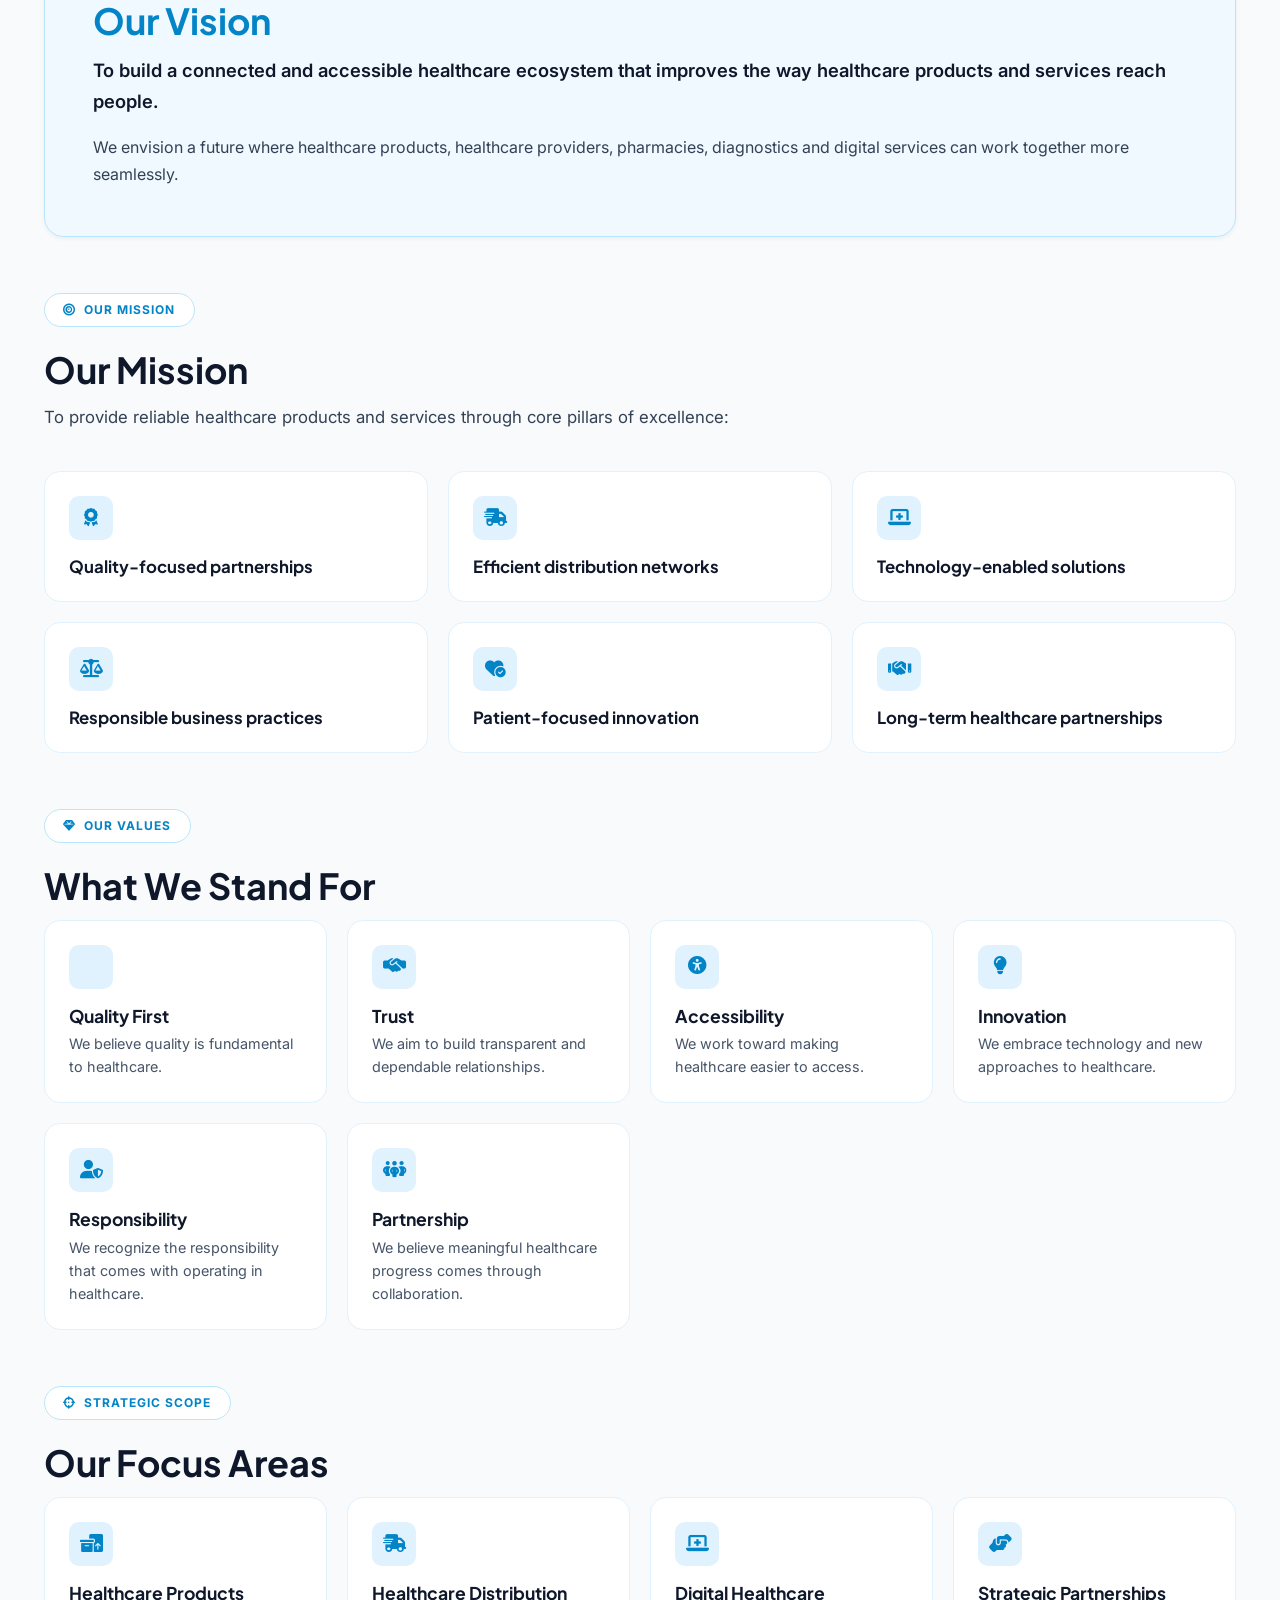
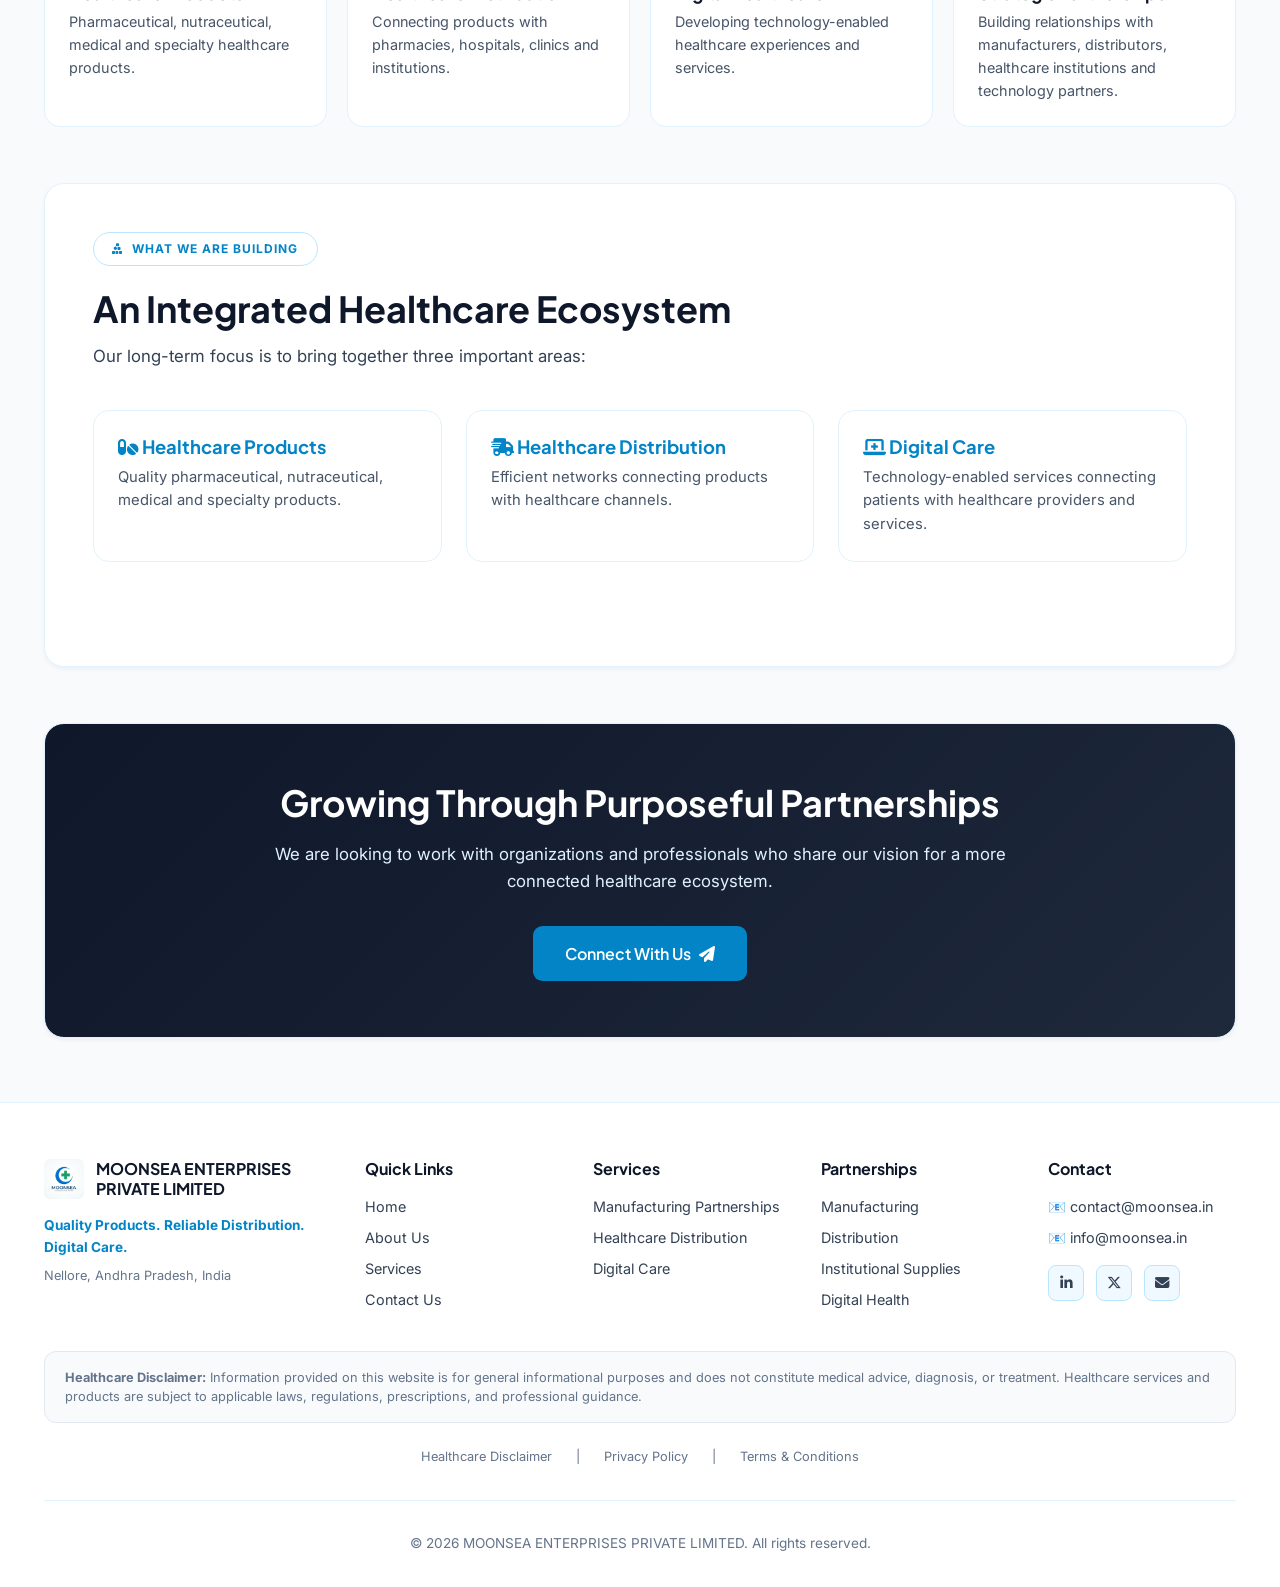
<file: about.html>
<!DOCTYPE html>
<html lang="en">
<head>
  <meta charset="utf-8"/>
  <meta name="viewport" content="width=device-width, initial-scale=1"/>
  <title>About Moonsea Enterprises | Building a Connected Healthcare Ecosystem</title>
  <meta name="description" content="Discover Moonsea Enterprises story, vision, mission, values, company facts, and focus areas across healthcare products, distribution, and digital care."/>
  
  <!-- Open Graph / WhatsApp Preview Meta Tags -->
  <meta property="og:type" content="website"/>
  <meta property="og:url" content="https://moonsea.in/about.html"/>
  <meta property="og:title" content="About Moonsea Enterprises | Building a Connected Healthcare Ecosystem"/>
  <meta property="og:description" content="Moonsea Enterprises is focused on creating a connected healthcare ecosystem bringing together products, supply networks, healthcare services and digital technology."/>
  <meta property="og:image" content="assets/images/hero_ecosystem.png"/>

  <link rel="stylesheet" href="css/styles.css"/>
  <link rel="stylesheet" href="https://cdnjs.cloudflare.com/ajax/libs/font-awesome/6.5.2/css/all.min.css"/>
</head>
<body>

  <!-- ================= STICKY HEADER ================= -->
  <header class="sticky-header">
    <div class="container header-flex">
      <a href="index.html" class="brand-logo">
        <img src="assets/images/logo.png" alt="MOONSEA Logo" style="height: 48px; width: auto; border-radius: 8px; box-shadow: 0 2px 8px rgba(2, 132, 199, 0.15);"/>
        <div class="brand-title">
          MOONSEA
          <span class="brand-badge">ENT. PVT. LTD.</span>
        </div>
      </a>

      <nav>
        <ul class="nav-links">
          <li><a href="index.html" class="nav-link">HOME</a></li>
          <li><a href="about.html" class="nav-link active">ABOUT US</a></li>
          <li><a href="services.html" class="nav-link">SERVICES</a></li>
          <li><a href="contact.html" class="nav-link">CONTACT</a></li>
          <li>
            <a href="contact.html#partnership" class="partner-cta">
              Partner With Us <i class="fa-solid fa-handshake-angle"></i>
            </a>
          </li>
        </ul>
      </nav>

      <button class="hamburger" id="mobileMenuToggle" aria-label="Toggle Navigation Menu">
        <i class="fa-solid fa-bars"></i>
      </button>
    </div>

    <!-- Mobile Drawer -->
    <div class="mobile-nav" id="mobileMenuDrawer">
      <a href="index.html" class="nav-link">HOME</a>
      <a href="about.html" class="nav-link active">ABOUT US</a>
      <a href="services.html" class="nav-link">SERVICES</a>
      <a href="contact.html" class="nav-link">CONTACT</a>
      <a href="contact.html#partnership" class="partner-cta" style="justify-content:center;">Partner With Us</a>
    </div>
  </header>

  <!-- ================= MAIN CONTENT ================= -->
  <main class="container">
    
    <!-- Hero Section -->
    <section class="hero-grid">
      <span class="hero-pill"><i class="fa-solid fa-circle-info"></i> About Moonsea</span>
      <h1>Building Healthcare Connections That Matter</h1>
      <p>
        <strong>Moonsea Enterprises</strong> is focused on creating a connected healthcare ecosystem that brings together products, supply networks, healthcare services and digital technology.
      </p>
    </section>

    <!-- Section 2 — Our Story -->
    <section class="glass-card" style="padding: 3rem; margin-bottom: 3.5rem;">
      <span class="hero-pill"><i class="fa-solid fa-book-bookmark"></i> Our Story</span>
      <h2 class="section-title">Our Journey</h2>
      <p style="font-size: 1.05rem; color: #334155; line-height: 1.7; margin-bottom: 1rem;">
        Healthcare is more than medicines and products. It is about ensuring that the right product, service and information reaches the right person at the right time.
      </p>
      <p style="font-size: 1rem; color: #475569; line-height: 1.7; margin-bottom: 1rem;">
        Moonsea was established with the vision of creating a healthcare business that connects different parts of this journey — from product sourcing and manufacturing partnerships to distribution and digital healthcare services.
      </p>
      <p style="font-size: 1rem; color: #475569; line-height: 1.7;">
        As we grow, our focus remains on building dependable partnerships and creating solutions that address evolving healthcare needs.
      </p>
    </section>

    <!-- Moonsea at a Glance Fact Sheet -->
    <section class="glass-card" style="padding: 2.5rem; margin-bottom: 3.5rem; border-color: #bae6fd;">
      <span class="hero-pill"><i class="fa-solid fa-building-circle-check"></i> Fact Sheet</span>
      <h2 style="font-size: 1.75rem; color: #0f172a; margin-bottom: 1.5rem;">Moonsea at a Glance</h2>
      
      <div class="grid-3" style="grid-template-columns: repeat(auto-fit, minmax(220px, 1fr)); margin-bottom: 0;">
        <div style="background:#f0f9ff; padding:1.25rem; border-radius:0.75rem; border:1px solid #bae6fd;">
          <span style="font-size:0.75rem; font-weight:700; text-transform:uppercase; color:#0284c7;">Company</span>
          <p style="font-weight:700; color:#0f172a; margin-top:0.25rem;">MOONSEA ENTERPRISES PRIVATE LIMITED</p>
        </div>
        <div style="background:#f0f9ff; padding:1.25rem; border-radius:0.75rem; border:1px solid #bae6fd;">
          <span style="font-size:0.75rem; font-weight:700; text-transform:uppercase; color:#0284c7;">Head Office</span>
          <p style="font-weight:700; color:#0f172a; margin-top:0.25rem;">Nellore, Andhra Pradesh, India</p>
        </div>
        <div style="background:#f0f9ff; padding:1.25rem; border-radius:0.75rem; border:1px solid #bae6fd;">
          <span style="font-size:0.75rem; font-weight:700; text-transform:uppercase; color:#0284c7;">Market Focus</span>
          <p style="font-weight:700; color:#0f172a; margin-top:0.25rem;">India</p>
        </div>
        <div style="background:#f0f9ff; padding:1.25rem; border-radius:0.75rem; border:1px solid #bae6fd;">
          <span style="font-size:0.75rem; font-weight:700; text-transform:uppercase; color:#0284c7;">Business Approach</span>
          <p style="font-weight:700; color:#0f172a; margin-top:0.25rem;">B2B Healthcare • Distribution • Healthcare Partnerships • Digital Healthcare</p>
        </div>
        <div style="background:#f0f9ff; padding:1.25rem; border-radius:0.75rem; border:1px solid #bae6fd; grid-column: span 2;">
          <span style="font-size:0.75rem; font-weight:700; text-transform:uppercase; color:#0284c7;">Focus Areas</span>
          <p style="font-weight:700; color:#0f172a; margin-top:0.25rem;">Healthcare Products • Manufacturing Partnerships • Distribution • Digital Care</p>
        </div>
      </div>
    </section>

    <!-- Section 3 — Our Vision -->
    <section class="glass-card" style="padding: 3rem; margin-bottom: 3.5rem; background: #f0f9ff; border-color: #bae6fd;">
      <span class="hero-pill" style="background:#ffffff;"><i class="fa-solid fa-eye"></i> Our Vision</span>
      <h2 class="section-title" style="color:#0284c7;">Our Vision</h2>
      <p style="font-size: 1.15rem; font-weight: 600; color: #0f172a; line-height: 1.7; margin-bottom: 1rem;">
        To build a connected and accessible healthcare ecosystem that improves the way healthcare products and services reach people.
      </p>
      <p style="font-size: 1rem; color: #334155; line-height: 1.7;">
        We envision a future where healthcare products, healthcare providers, pharmacies, diagnostics and digital services can work together more seamlessly.
      </p>
    </section>

    <!-- Section 4 — Our Mission -->
    <section style="margin-bottom: 3.5rem;">
      <span class="hero-pill"><i class="fa-solid fa-bullseye"></i> Our Mission</span>
      <h2 class="section-title">Our Mission</h2>
      <p class="section-desc">To provide reliable healthcare products and services through core pillars of excellence:</p>

      <div class="values-grid" style="grid-template-columns: repeat(auto-fit, minmax(300px, 1fr));">
        <div class="value-card">
          <div class="value-icon"><i class="fa-solid fa-award"></i></div>
          <h4 style="font-size: 1.05rem;">Quality-focused partnerships</h4>
        </div>
        <div class="value-card">
          <div class="value-icon"><i class="fa-solid fa-truck-fast"></i></div>
          <h4 style="font-size: 1.05rem;">Efficient distribution networks</h4>
        </div>
        <div class="value-card">
          <div class="value-icon"><i class="fa-solid fa-laptop-medical"></i></div>
          <h4 style="font-size: 1.05rem;">Technology-enabled solutions</h4>
        </div>
        <div class="value-card">
          <div class="value-icon"><i class="fa-solid fa-scale-balanced"></i></div>
          <h4 style="font-size: 1.05rem;">Responsible business practices</h4>
        </div>
        <div class="value-card">
          <div class="value-icon"><i class="fa-solid fa-heart-circle-check"></i></div>
          <h4 style="font-size: 1.05rem;">Patient-focused innovation</h4>
        </div>
        <div class="value-card">
          <div class="value-icon"><i class="fa-solid fa-handshake"></i></div>
          <h4 style="font-size: 1.05rem;">Long-term healthcare partnerships</h4>
        </div>
      </div>
    </section>

    <!-- Section 5 — Our Values -->
    <section style="margin-bottom: 3.5rem;">
      <span class="hero-pill"><i class="fa-solid fa-gem"></i> Our Values</span>
      <h2 class="section-title">What We Stand For</h2>

      <div class="values-grid">
        <div class="value-card">
          <div class="value-icon"><i class="fa-solid fa-shield-check"></i></div>
          <h4 style="font-size: 1.1rem; margin-bottom: 0.35rem;">Quality First</h4>
          <p style="font-size: 0.9rem; color: #475569;">We believe quality is fundamental to healthcare.</p>
        </div>

        <div class="value-card">
          <div class="value-icon"><i class="fa-solid fa-handshake-simple"></i></div>
          <h4 style="font-size: 1.1rem; margin-bottom: 0.35rem;">Trust</h4>
          <p style="font-size: 0.9rem; color: #475569;">We aim to build transparent and dependable relationships.</p>
        </div>

        <div class="value-card">
          <div class="value-icon"><i class="fa-solid fa-universal-access"></i></div>
          <h4 style="font-size: 1.1rem; margin-bottom: 0.35rem;">Accessibility</h4>
          <p style="font-size: 0.9rem; color: #475569;">We work toward making healthcare easier to access.</p>
        </div>

        <div class="value-card">
          <div class="value-icon"><i class="fa-solid fa-lightbulb"></i></div>
          <h4 style="font-size: 1.1rem; margin-bottom: 0.35rem;">Innovation</h4>
          <p style="font-size: 0.9rem; color: #475569;">We embrace technology and new approaches to healthcare.</p>
        </div>

        <div class="value-card">
          <div class="value-icon"><i class="fa-solid fa-user-shield"></i></div>
          <h4 style="font-size: 1.1rem; margin-bottom: 0.35rem;">Responsibility</h4>
          <p style="font-size: 0.9rem; color: #475569;">We recognize the responsibility that comes with operating in healthcare.</p>
        </div>

        <div class="value-card">
          <div class="value-icon"><i class="fa-solid fa-people-group"></i></div>
          <h4 style="font-size: 1.1rem; margin-bottom: 0.35rem;">Partnership</h4>
          <p style="font-size: 0.9rem; color: #475569;">We believe meaningful healthcare progress comes through collaboration.</p>
        </div>
      </div>
    </section>

    <!-- Section 6 — Our Focus Areas -->
    <section style="margin-bottom: 3.5rem;">
      <span class="hero-pill"><i class="fa-solid fa-crosshairs"></i> Strategic Scope</span>
      <h2 class="section-title">Our Focus Areas</h2>

      <div class="values-grid">
        <div class="value-card">
          <div class="value-icon"><i class="fa-solid fa-boxes-packing"></i></div>
          <h4 style="font-size: 1.1rem; margin-bottom: 0.35rem;">Healthcare Products</h4>
          <p style="font-size: 0.9rem; color: #475569;">Pharmaceutical, nutraceutical, medical and specialty healthcare products.</p>
        </div>

        <div class="value-card">
          <div class="value-icon"><i class="fa-solid fa-truck-fast"></i></div>
          <h4 style="font-size: 1.1rem; margin-bottom: 0.35rem;">Healthcare Distribution</h4>
          <p style="font-size: 0.9rem; color: #475569;">Connecting products with pharmacies, hospitals, clinics and institutions.</p>
        </div>

        <div class="value-card">
          <div class="value-icon"><i class="fa-solid fa-laptop-medical"></i></div>
          <h4 style="font-size: 1.1rem; margin-bottom: 0.35rem;">Digital Healthcare</h4>
          <p style="font-size: 0.9rem; color: #475569;">Developing technology-enabled healthcare experiences and services.</p>
        </div>

        <div class="value-card">
          <div class="value-icon"><i class="fa-solid fa-handshake-angle"></i></div>
          <h4 style="font-size: 1.1rem; margin-bottom: 0.35rem;">Strategic Partnerships</h4>
          <p style="font-size: 0.9rem; color: #475569;">Building relationships with manufacturers, distributors, healthcare institutions and technology partners.</p>
        </div>
      </div>
    </section>

    <!-- Section 7 — What We Are Building -->
    <section class="glass-card" style="padding: 3rem; margin-bottom: 3.5rem;">
      <span class="hero-pill"><i class="fa-solid fa-cubes-stacked"></i> What We Are Building</span>
      <h2 class="section-title">An Integrated Healthcare Ecosystem</h2>
      <p class="section-desc">Our long-term focus is to bring together three important areas:</p>

      <div class="grid-3">
        <div style="background:#ffffff; border:1px solid #e0f2fe; border-radius:1rem; padding:1.5rem;">
          <h3 style="font-size:1.15rem; color:#0284c7; margin-bottom:0.5rem;"><i class="fa-solid fa-pills me-2"></i> Healthcare Products</h3>
          <p style="font-size:0.925rem; color:#475569;">Quality pharmaceutical, nutraceutical, medical and specialty products.</p>
        </div>
        <div style="background:#ffffff; border:1px solid #e0f2fe; border-radius:1rem; padding:1.5rem;">
          <h3 style="font-size:1.15rem; color:#0284c7; margin-bottom:0.5rem;"><i class="fa-solid fa-truck-fast me-2"></i> Healthcare Distribution</h3>
          <p style="font-size:0.925rem; color:#475569;">Efficient networks connecting products with healthcare channels.</p>
        </div>
        <div style="background:#ffffff; border:1px solid #e0f2fe; border-radius:1rem; padding:1.5rem;">
          <h3 style="font-size:1.15rem; color:#0284c7; margin-bottom:0.5rem;"><i class="fa-solid fa-laptop-medical me-2"></i> Digital Care</h3>
          <p style="font-size:0.925rem; color:#475569;">Technology-enabled services connecting patients with healthcare providers and services.</p>
        </div>
      </div>
    </section>

    <!-- About CTA Banner -->
    <section class="glass-card" style="background: linear-gradient(135deg, #0f172a 0%, #1e293b 100%); color: #ffffff; text-align: center; padding: 3.5rem 2rem; margin-bottom: 3.5rem;">
      <h2 style="font-size: 2.25rem; color: #ffffff; margin-bottom: 1rem;">Growing Through Purposeful Partnerships</h2>
      <p style="max-width: 750px; margin: 0 auto 2rem; color: #e0f2fe; font-size: 1.05rem; line-height: 1.6;">
        We are looking to work with organizations and professionals who share our vision for a more connected healthcare ecosystem.
      </p>
      <a href="contact.html" class="btn btn-primary" style="background: #0284c7; padding: 0.9rem 2rem; font-size: 1rem;">
        Connect With Us <i class="fa-solid fa-paper-plane"></i>
      </a>
    </section>

  </main>

  <!-- ================= FOOTER ================= -->
  <footer class="site-footer">
    <div class="container">
      <div class="footer-5col">
        <div class="footer-col">
          <div style="display: flex; align-items: center; gap: 0.75rem; margin-bottom: 1rem;">
            <img src="assets/images/logo.png" alt="MOONSEA Logo" style="height: 40px; width: auto; border-radius: 6px;"/>
            <h4 style="margin-bottom:0;">MOONSEA ENTERPRISES PRIVATE LIMITED</h4>
          </div>
          <p style="font-size: 0.85rem; color: #0284c7; font-weight: 700; margin-bottom: 0.5rem;">
            Quality Products. Reliable Distribution. Digital Care.
          </p>
          <p style="font-size: 0.8rem; color: #64748b;">
            Nellore, Andhra Pradesh, India
          </p>
        </div>

        <div class="footer-col">
          <h4>Quick Links</h4>
          <p><a href="index.html">Home</a></p>
          <p><a href="about.html">About Us</a></p>
          <p><a href="services.html">Services</a></p>
          <p><a href="contact.html">Contact Us</a></p>
        </div>

        <div class="footer-col">
          <h4>Services</h4>
          <p><a href="services.html#manufacturing">Manufacturing Partnerships</a></p>
          <p><a href="services.html#distribution">Healthcare Distribution</a></p>
          <p><a href="services.html#digital-care">Digital Care</a></p>
        </div>

        <div class="footer-col">
          <h4>Partnerships</h4>
          <p><a href="contact.html#partnership">Manufacturing</a></p>
          <p><a href="contact.html#partnership">Distribution</a></p>
          <p><a href="contact.html#partnership">Institutional Supplies</a></p>
          <p><a href="contact.html#partnership">Digital Health</a></p>
        </div>

        <div class="footer-col">
          <h4>Contact</h4>
          <p>📧 <a href="mailto:contact@moonsea.in">contact@moonsea.in</a></p>
          <p>📧 <a href="mailto:info@moonsea.in">info@moonsea.in</a></p>
          <div class="footer-socials">
            <a href="https://linkedin.com" target="_blank" class="social-icon" aria-label="LinkedIn"><i class="fa-brands fa-linkedin-in"></i></a>
            <a href="https://twitter.com" target="_blank" class="social-icon" aria-label="Twitter"><i class="fa-brands fa-x-twitter"></i></a>
            <a href="mailto:contact@moonsea.in" class="social-icon" aria-label="Email"><i class="fa-solid fa-envelope"></i></a>
          </div>
        </div>
      </div>

      <!-- Legal Disclaimer & Links -->
      <div class="disclaimer-box">
        <strong>Healthcare Disclaimer:</strong> Information provided on this website is for general informational purposes and does not constitute medical advice, diagnosis, or treatment. Healthcare services and products are subject to applicable laws, regulations, prescriptions, and professional guidance.
      </div>

      <div class="footer-legal-links">
        <a href="#disclaimer">Healthcare Disclaimer</a> |
        <a href="#privacy">Privacy Policy</a> |
        <a href="#terms">Terms & Conditions</a>
      </div>

      <div class="footer-bottom">
        <p>&copy; 2026 MOONSEA ENTERPRISES PRIVATE LIMITED. All rights reserved.</p>
      </div>
    </div>
  </footer>

  <script src="js/main.js"></script>
</body>
</html>
</file>
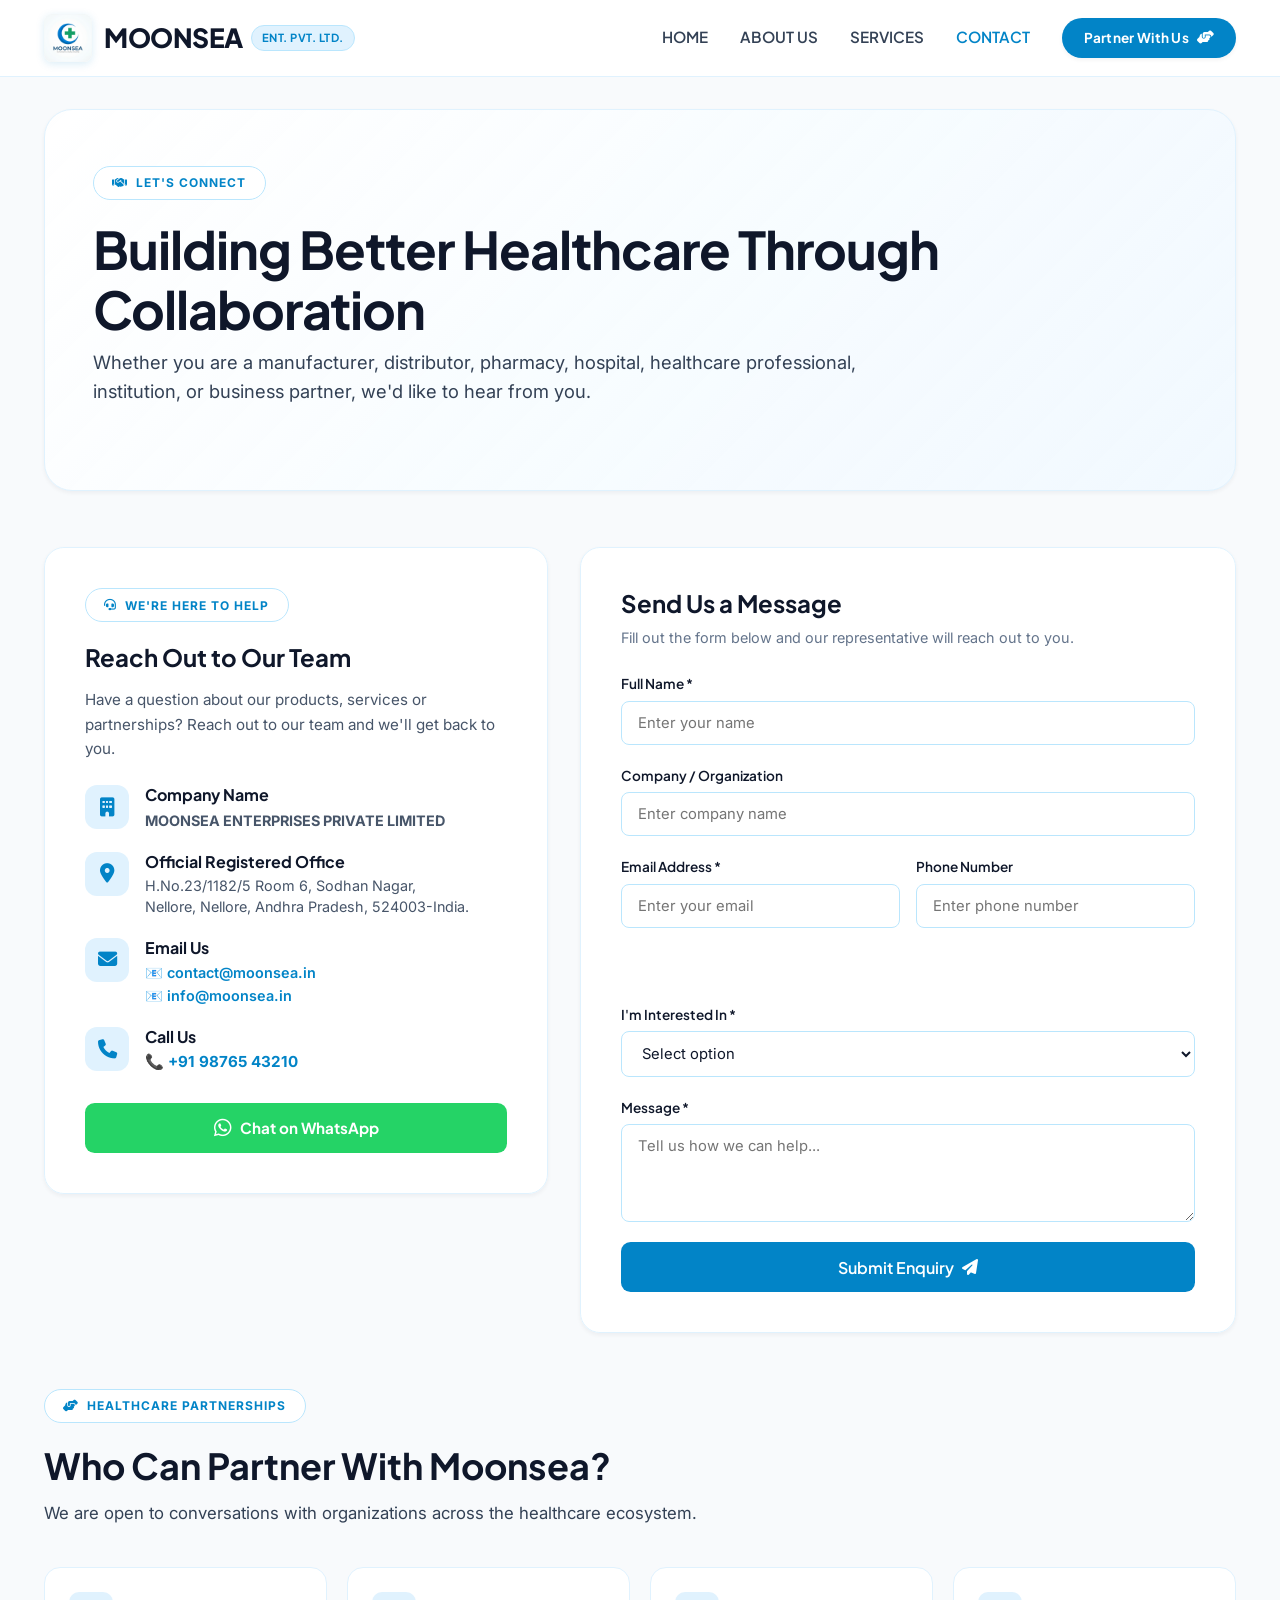
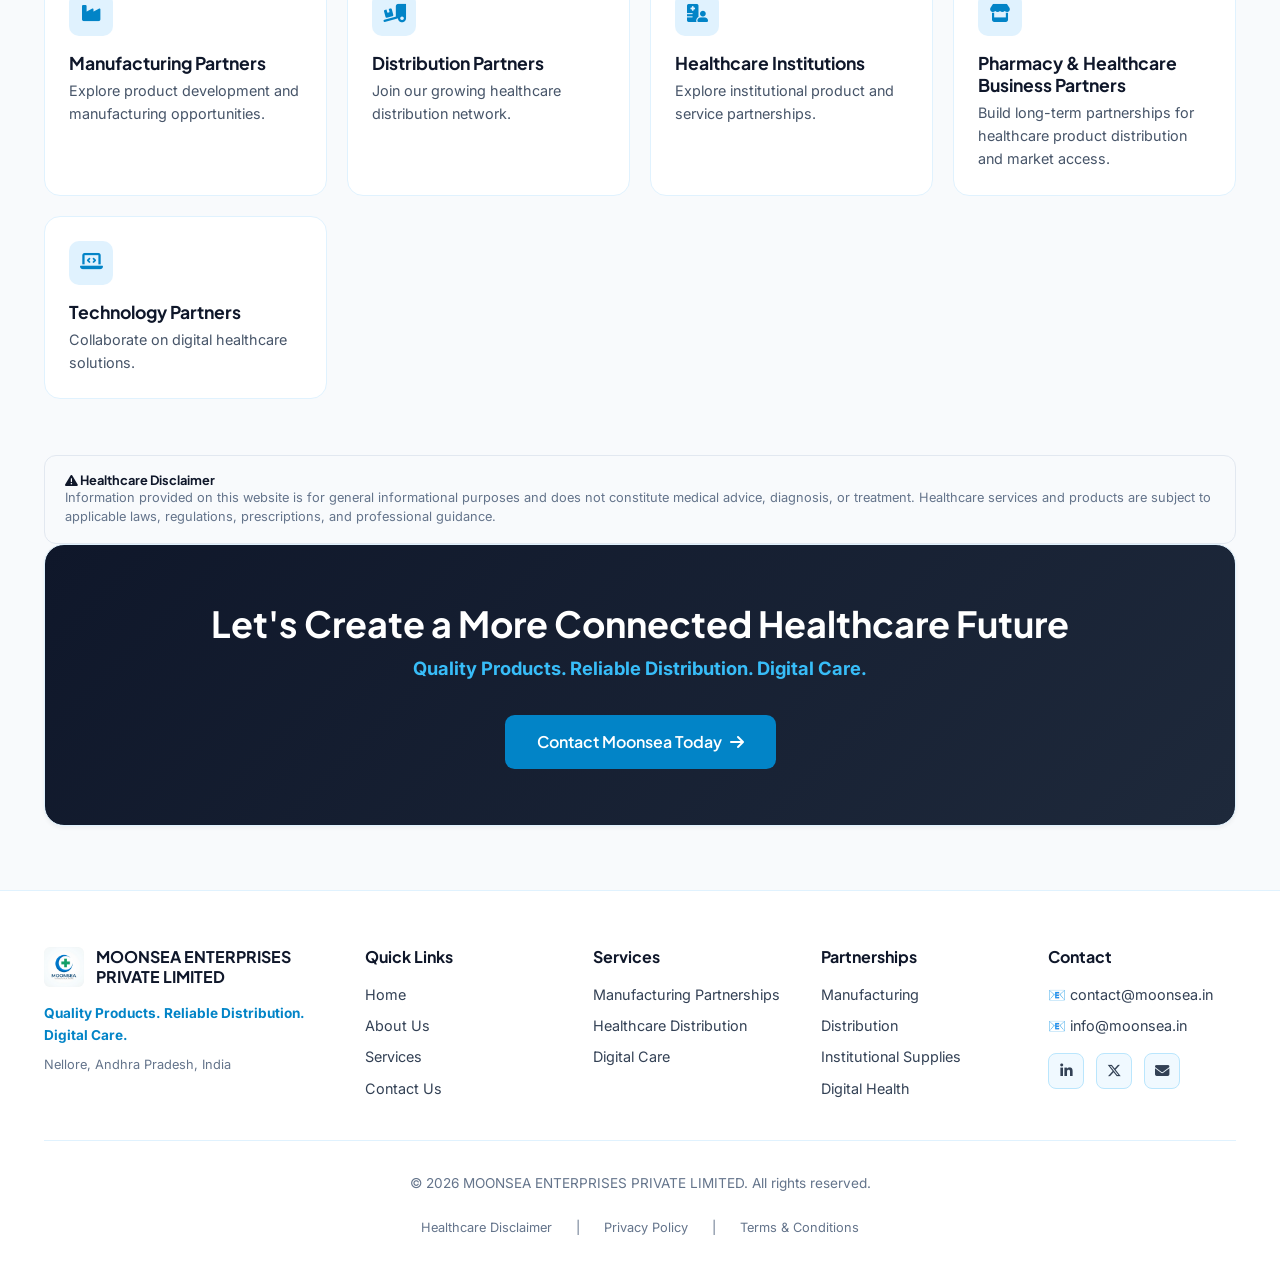
<file: contact.html>
<!DOCTYPE html>
<html lang="en">
<head>
  <meta charset="utf-8"/>
  <meta name="viewport" content="width=device-width, initial-scale=1"/>
  <title>Contact Moonsea Enterprises | Healthcare Partnerships</title>
  <meta name="description" content="Contact Moonsea Enterprises for healthcare manufacturing partnerships, distribution, institutional supply, and digital health inquiries."/>
  
  <!-- Open Graph / WhatsApp Preview Meta Tags -->
  <meta property="og:type" content="website"/>
  <meta property="og:url" content="https://moonsea.in/contact.html"/>
  <meta property="og:title" content="Contact Moonsea Enterprises | Healthcare Partnerships"/>
  <meta property="og:description" content="Reach out to Moonsea Enterprises for healthcare manufacturing, distribution, institutional supply, and digital health collaboration."/>
  <meta property="og:image" content="assets/images/hero_ecosystem.png"/>

  <link rel="stylesheet" href="css/styles.css"/>
  <link rel="stylesheet" href="https://cdnjs.cloudflare.com/ajax/libs/font-awesome/6.5.2/css/all.min.css"/>
</head>
<body>

  <!-- ================= STICKY HEADER ================= -->
  <header class="sticky-header">
    <div class="container header-flex">
      <a href="index.html" class="brand-logo">
        <img src="assets/images/logo.png" alt="MOONSEA Logo" style="height: 48px; width: auto; border-radius: 8px; box-shadow: 0 2px 8px rgba(2, 132, 199, 0.15);"/>
        <div class="brand-title">
          MOONSEA
          <span class="brand-badge">ENT. PVT. LTD.</span>
        </div>
      </a>

      <nav>
        <ul class="nav-links">
          <li><a href="index.html" class="nav-link">HOME</a></li>
          <li><a href="about.html" class="nav-link">ABOUT US</a></li>
          <li><a href="services.html" class="nav-link">SERVICES</a></li>
          <li><a href="contact.html" class="nav-link active">CONTACT</a></li>
          <li>
            <a href="contact.html#partnership" class="partner-cta">
              Partner With Us <i class="fa-solid fa-handshake-angle"></i>
            </a>
          </li>
        </ul>
      </nav>

      <button class="hamburger" id="mobileMenuToggle" aria-label="Toggle Navigation Menu">
        <i class="fa-solid fa-bars"></i>
      </button>
    </div>

    <!-- Mobile Drawer -->
    <div class="mobile-nav" id="mobileMenuDrawer">
      <a href="index.html" class="nav-link">HOME</a>
      <a href="about.html" class="nav-link">ABOUT US</a>
      <a href="services.html" class="nav-link">SERVICES</a>
      <a href="contact.html" class="nav-link active">CONTACT</a>
      <a href="contact.html#partnership" class="partner-cta" style="justify-content:center;">Partner With Us</a>
    </div>
  </header>

  <!-- ================= MAIN CONTENT ================= -->
  <main class="container">
    
    <!-- Hero Section -->
    <section class="hero-grid">
      <span class="hero-pill"><i class="fa-solid fa-handshake"></i> Let's Connect</span>
      <h1>Building Better Healthcare Through Collaboration</h1>
      <p>
        Whether you are a manufacturer, distributor, pharmacy, hospital, healthcare professional, institution, or business partner, we'd like to hear from you.
      </p>
    </section>

    <!-- Contact Grid -->
    <section style="margin-bottom: 3.5rem;">
      <div class="grid-2" style="grid-template-columns: 1fr 1.3fr; align-items: start;">
        
        <!-- Contact Info Box -->
        <div class="glass-card" style="padding: 2.5rem;">
          <span class="hero-pill"><i class="fa-solid fa-headset"></i> We're Here to Help</span>
          <h2 style="font-size: 1.5rem; color: #0f172a; margin-bottom: 1rem;">Reach Out to Our Team</h2>
          <p style="font-size: 0.95rem; color: #475569; margin-bottom: 1.5rem; line-height: 1.6;">
            Have a question about our products, services or partnerships? Reach out to our team and we'll get back to you.
          </p>

          <div style="display: flex; flex-direction: column; gap: 1.25rem;">
            <div style="display: flex; gap: 1rem; align-items: flex-start;">
              <div style="width: 44px; height: 44px; background: #e0f2fe; color: #0284c7; border-radius: 12px; display: flex; align-items: center; justify-content: center; font-size: 1.2rem; flex-shrink: 0;">
                <i class="fa-solid fa-building"></i>
              </div>
              <div>
                <h4 style="font-size: 1rem; color: #0f172a;">Company Name</h4>
                <p style="font-size: 0.9rem; color: #475569; margin-top: 0.2rem;">
                  <strong>MOONSEA ENTERPRISES PRIVATE LIMITED</strong>
                </p>
              </div>
            </div>

            <div style="display: flex; gap: 1rem; align-items: flex-start;">
              <div style="width: 44px; height: 44px; background: #e0f2fe; color: #0284c7; border-radius: 12px; display: flex; align-items: center; justify-content: center; font-size: 1.2rem; flex-shrink: 0;">
                <i class="fa-solid fa-location-dot"></i>
              </div>
              <div>
                <h4 style="font-size: 1rem; color: #0f172a;">Official Registered Office</h4>
                <p style="font-size: 0.9rem; color: #475569; margin-top: 0.2rem; line-height: 1.5;">
                  H.No.23/1182/5 Room 6, Sodhan Nagar,<br>
                  Nellore, Nellore, Andhra Pradesh, 524003-India.
                </p>
              </div>
            </div>

            <div style="display: flex; gap: 1rem; align-items: flex-start;">
              <div style="width: 44px; height: 44px; background: #e0f2fe; color: #0284c7; border-radius: 12px; display: flex; align-items: center; justify-content: center; font-size: 1.2rem; flex-shrink: 0;">
                <i class="fa-solid fa-envelope"></i>
              </div>
              <div>
                <h4 style="font-size: 1rem; color: #0f172a;">Email Us</h4>
                <p style="font-size: 0.9rem; color: #0284c7; margin-top: 0.2rem;">
                  📧 <a href="mailto:contact@moonsea.in" style="font-weight:600;">contact@moonsea.in</a><br>
                  📧 <a href="mailto:info@moonsea.in" style="font-weight:600;">info@moonsea.in</a>
                </p>
              </div>
            </div>

            <div style="display: flex; gap: 1rem; align-items: flex-start;">
              <div style="width: 44px; height: 44px; background: #e0f2fe; color: #0284c7; border-radius: 12px; display: flex; align-items: center; justify-content: center; font-size: 1.2rem; flex-shrink: 0;">
                <i class="fa-solid fa-phone"></i>
              </div>
              <div>
                <h4 style="font-size: 1rem; color: #0f172a;">Call Us</h4>
                <p style="font-size: 0.95rem; color: #0f172a; margin-top: 0.2rem; font-weight: 700;">
                  📞 <a href="tel:+919876543210" style="color:#0284c7;">+91 98765 43210</a>
                </p>
              </div>
            </div>

            <div style="margin-top: 0.5rem;">
              <a href="https://wa.me/919876543210" target="_blank" rel="noreferrer" class="btn btn-whatsapp" style="width: 100%; padding: 0.8rem 1rem;">
                <i class="fa-brands fa-whatsapp" style="font-size: 1.25rem;"></i> Chat on WhatsApp
              </a>
            </div>
          </div>
        </div>

        <!-- Contact Form -->
        <div class="glass-card" style="padding: 2.5rem;">
          <h3 style="font-size: 1.5rem; color: #0f172a; margin-bottom: 0.5rem;">Send Us a Message</h3>
          <p style="font-size: 0.9rem; color: #64748b; margin-bottom: 1.5rem;">Fill out the form below and our representative will reach out to you.</p>

          <!-- Feedback Alert Banners -->
          <div id="formSuccessAlert" class="alert-banner alert-success">
            <i class="fa-solid fa-circle-check me-2"></i> Thank you. Your enquiry has been submitted successfully.
          </div>
          <div id="formErrorAlert" class="alert-banner alert-error">
            <i class="fa-solid fa-triangle-exclamation me-2"></i> Something went wrong. Please fill out all required fields or contact us directly.
          </div>

          <form id="contactEnquiryForm">
            <div style="display: flex; flex-direction: column; gap: 1.25rem;">
              <div class="form-group">
                <label class="form-label">Full Name *</label>
                <input type="text" name="name" class="form-input" placeholder="Enter your name" required/>
              </div>

              <div class="form-group">
                <label class="form-label">Company / Organization</label>
                <input type="text" name="company" class="form-input" placeholder="Enter company name"/>
              </div>

              <div style="display: grid; grid-template-columns: 1fr 1fr; gap: 1rem;" class="grid-2">
                <div class="form-group">
                  <label class="form-label">Email Address *</label>
                  <input type="email" name="email" class="form-input" placeholder="Enter your email" required/>
                </div>
                <div class="form-group">
                  <label class="form-label">Phone Number</label>
                  <input type="tel" name="phone" class="form-input" placeholder="Enter phone number"/>
                </div>
              </div>

              <div class="form-group">
                <label class="form-label">I'm Interested In *</label>
                <select name="interest" class="form-select" required>
                  <option value="" disabled selected>Select option</option>
                  <option value="Manufacturing">Manufacturing</option>
                  <option value="Distribution">Distribution</option>
                  <option value="Healthcare Products">Healthcare Products</option>
                  <option value="Institutional Supply">Institutional Supply</option>
                  <option value="Digital Care">Digital Care</option>
                  <option value="Technology Partnership">Technology Partnership</option>
                  <option value="Business Partnership">Business Partnership</option>
                  <option value="General Enquiry">General Enquiry</option>
                </select>
              </div>

              <div class="form-group">
                <label class="form-label">Message *</label>
                <textarea name="message" rows="4" class="form-textarea" placeholder="Tell us how we can help..." required></textarea>
              </div>

              <button type="submit" class="btn btn-primary" style="padding: 0.9rem; font-size: 1rem;">
                Submit Enquiry <i class="fa-solid fa-paper-plane"></i>
              </button>
            </div>
          </form>
        </div>

      </div>
    </section>

    <!-- Section 4 — Healthcare Partnerships (5 Pillars) -->
    <section id="partnership" style="margin-bottom: 3.5rem;">
      <span class="hero-pill"><i class="fa-solid fa-handshake-angle"></i> Healthcare Partnerships</span>
      <h2 class="section-title">Who Can Partner With Moonsea?</h2>
      <p class="section-desc">We are open to conversations with organizations across the healthcare ecosystem.</p>

      <div class="values-grid">
        <div class="value-card">
          <div class="value-icon"><i class="fa-solid fa-industry"></i></div>
          <h4 style="font-size: 1.1rem; margin-bottom: 0.35rem;">Manufacturing Partners</h4>
          <p style="font-size: 0.9rem; color: #475569;">Explore product development and manufacturing opportunities.</p>
        </div>

        <div class="value-card">
          <div class="value-icon"><i class="fa-solid fa-truck-ramp-box"></i></div>
          <h4 style="font-size: 1.1rem; margin-bottom: 0.35rem;">Distribution Partners</h4>
          <p style="font-size: 0.9rem; color: #475569;">Join our growing healthcare distribution network.</p>
        </div>

        <div class="value-card">
          <div class="value-icon"><i class="fa-solid fa-hospital-user"></i></div>
          <h4 style="font-size: 1.1rem; margin-bottom: 0.35rem;">Healthcare Institutions</h4>
          <p style="font-size: 0.9rem; color: #475569;">Explore institutional product and service partnerships.</p>
        </div>

        <div class="value-card">
          <div class="value-icon"><i class="fa-solid fa-store"></i></div>
          <h4 style="font-size: 1.1rem; margin-bottom: 0.35rem;">Pharmacy & Healthcare Business Partners</h4>
          <p style="font-size: 0.9rem; color: #475569;">Build long-term partnerships for healthcare product distribution and market access.</p>
        </div>

        <div class="value-card">
          <div class="value-icon"><i class="fa-solid fa-laptop-code"></i></div>
          <h4 style="font-size: 1.1rem; margin-bottom: 0.35rem;">Technology Partners</h4>
          <p style="font-size: 0.9rem; color: #475569;">Collaborate on digital healthcare solutions.</p>
        </div>
      </div>
    </section>

    <!-- Healthcare Disclaimer Box -->
    <div class="disclaimer-box" id="disclaimer">
      <h4><i class="fa-solid fa-triangle-exclamation"></i> Healthcare Disclaimer</h4>
      <p>
        Information provided on this website is for general informational purposes and does not constitute medical advice, diagnosis, or treatment. Healthcare services and products are subject to applicable laws, regulations, prescriptions, and professional guidance.
      </p>
    </div>

    <!-- Final Contact CTA Banner -->
    <section class="glass-card" style="background: linear-gradient(135deg, #0f172a 0%, #1e293b 100%); color: #ffffff; text-align: center; padding: 3.5rem 2rem; margin-bottom: 3.5rem;">
      <h2 style="font-size: 2.25rem; color: #ffffff; margin-bottom: 0.5rem;">Let's Create a More Connected Healthcare Future</h2>
      <p style="font-size: 1.15rem; color: #38bdf8; font-weight: 700; margin-bottom: 2rem;">
        Quality Products. Reliable Distribution. Digital Care.
      </p>
      <a href="contact.html#partnership" class="btn btn-primary" style="background: #0284c7; padding: 0.9rem 2rem; font-size: 1rem;">
        Contact Moonsea Today <i class="fa-solid fa-arrow-right"></i>
      </a>
    </section>

  </main>

  <!-- ================= FOOTER ================= -->
  <footer class="site-footer">
    <div class="container">
      <div class="footer-5col">
        <div class="footer-col">
          <div style="display: flex; align-items: center; gap: 0.75rem; margin-bottom: 1rem;">
            <img src="assets/images/logo.png" alt="MOONSEA Logo" style="height: 40px; width: auto; border-radius: 6px;"/>
            <h4 style="margin-bottom:0;">MOONSEA ENTERPRISES PRIVATE LIMITED</h4>
          </div>
          <p style="font-size: 0.85rem; color: #0284c7; font-weight: 700; margin-bottom: 0.5rem;">
            Quality Products. Reliable Distribution. Digital Care.
          </p>
          <p style="font-size: 0.8rem; color: #64748b;">
            Nellore, Andhra Pradesh, India
          </p>
        </div>

        <div class="footer-col">
          <h4>Quick Links</h4>
          <p><a href="index.html">Home</a></p>
          <p><a href="about.html">About Us</a></p>
          <p><a href="services.html">Services</a></p>
          <p><a href="contact.html">Contact Us</a></p>
        </div>

        <div class="footer-col">
          <h4>Services</h4>
          <p><a href="services.html#manufacturing">Manufacturing Partnerships</a></p>
          <p><a href="services.html#distribution">Healthcare Distribution</a></p>
          <p><a href="services.html#digital-care">Digital Care</a></p>
        </div>

        <div class="footer-col">
          <h4>Partnerships</h4>
          <p><a href="contact.html#partnership">Manufacturing</a></p>
          <p><a href="contact.html#partnership">Distribution</a></p>
          <p><a href="contact.html#partnership">Institutional Supplies</a></p>
          <p><a href="contact.html#partnership">Digital Health</a></p>
        </div>

        <div class="footer-col">
          <h4>Contact</h4>
          <p>📧 <a href="mailto:contact@moonsea.in">contact@moonsea.in</a></p>
          <p>📧 <a href="mailto:info@moonsea.in">info@moonsea.in</a></p>
          <div class="footer-socials">
            <a href="https://linkedin.com" target="_blank" class="social-icon" aria-label="LinkedIn"><i class="fa-brands fa-linkedin-in"></i></a>
            <a href="https://twitter.com" target="_blank" class="social-icon" aria-label="Twitter"><i class="fa-brands fa-x-twitter"></i></a>
            <a href="mailto:contact@moonsea.in" class="social-icon" aria-label="Email"><i class="fa-solid fa-envelope"></i></a>
          </div>
        </div>
      </div>

      <div class="footer-bottom">
        <p>&copy; 2026 MOONSEA ENTERPRISES PRIVATE LIMITED. All rights reserved.</p>
        <div class="footer-legal-links">
          <a href="#disclaimer">Healthcare Disclaimer</a> | <a href="#privacy">Privacy Policy</a> | <a href="#terms">Terms &amp; Conditions</a>
        </div>
      </div>
    </div>
  </footer>

  <script src="js/main.js"></script>
</body>
</html>
</file>
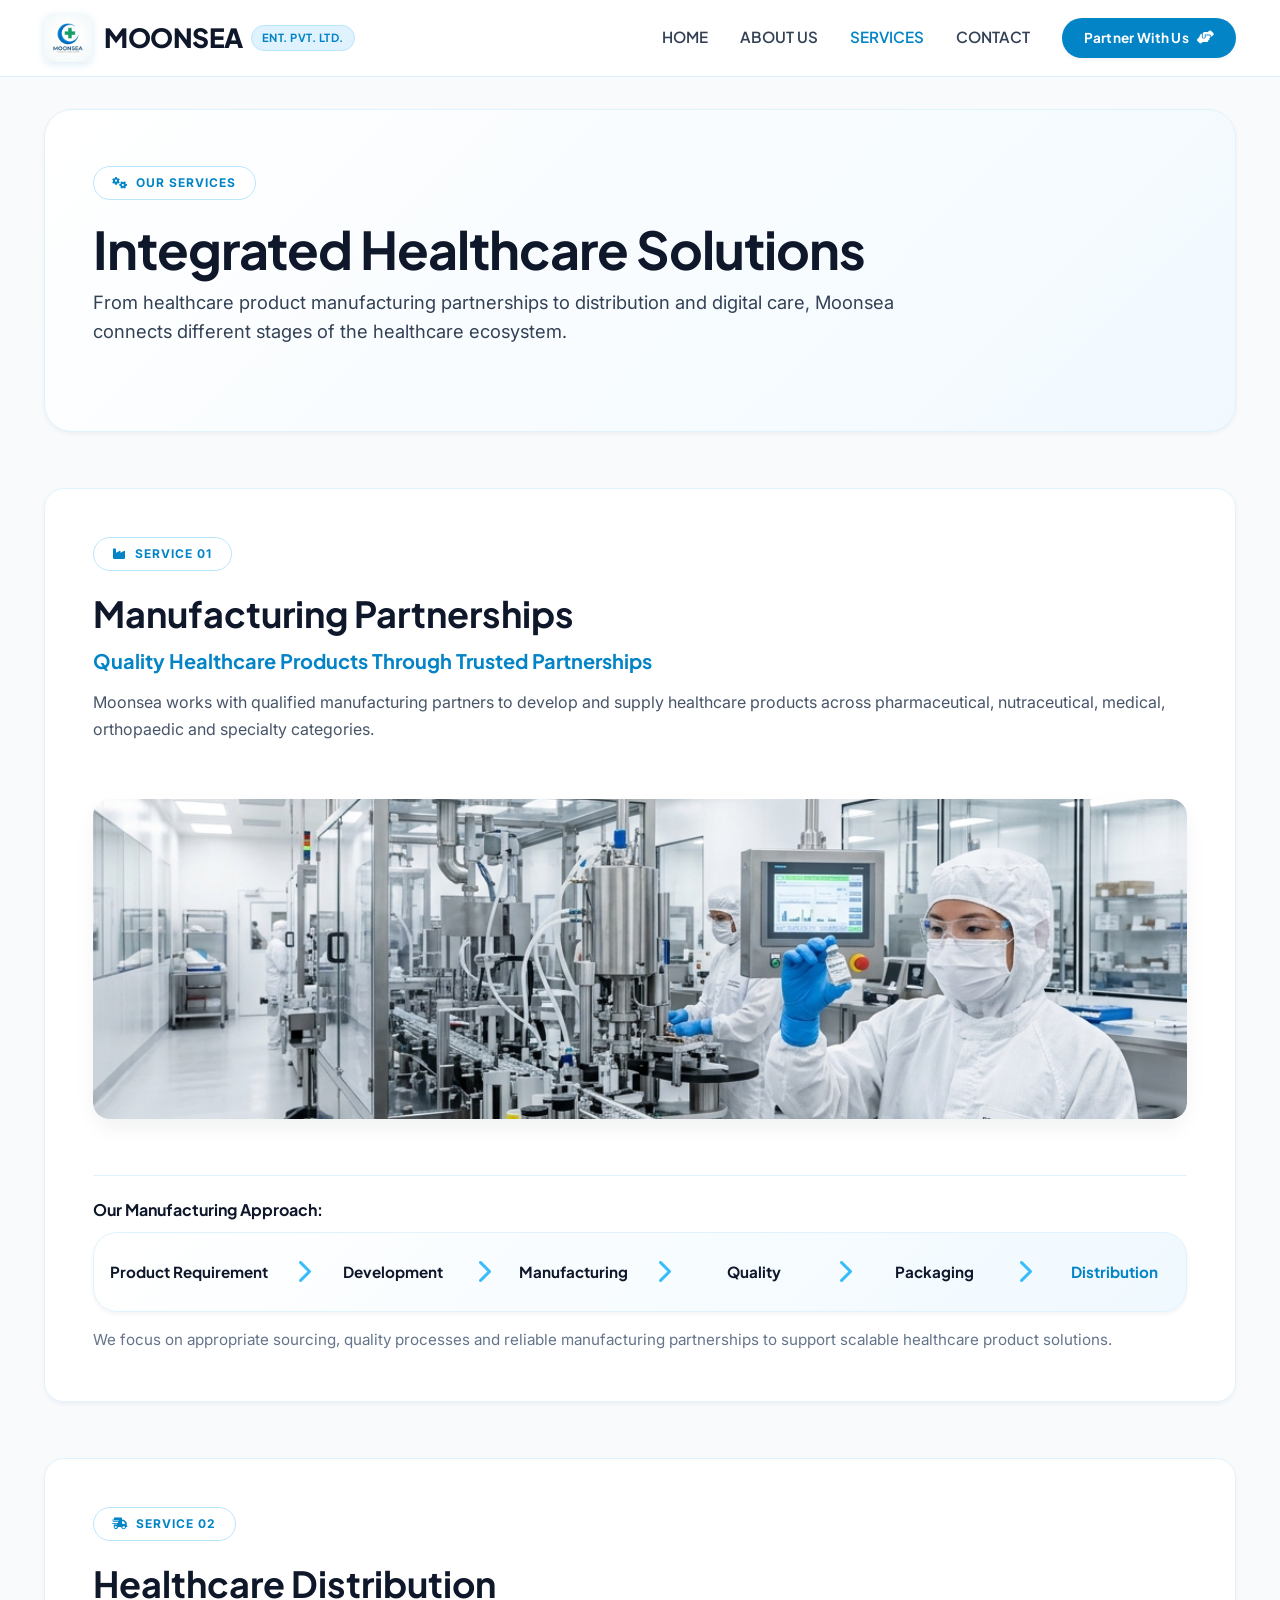
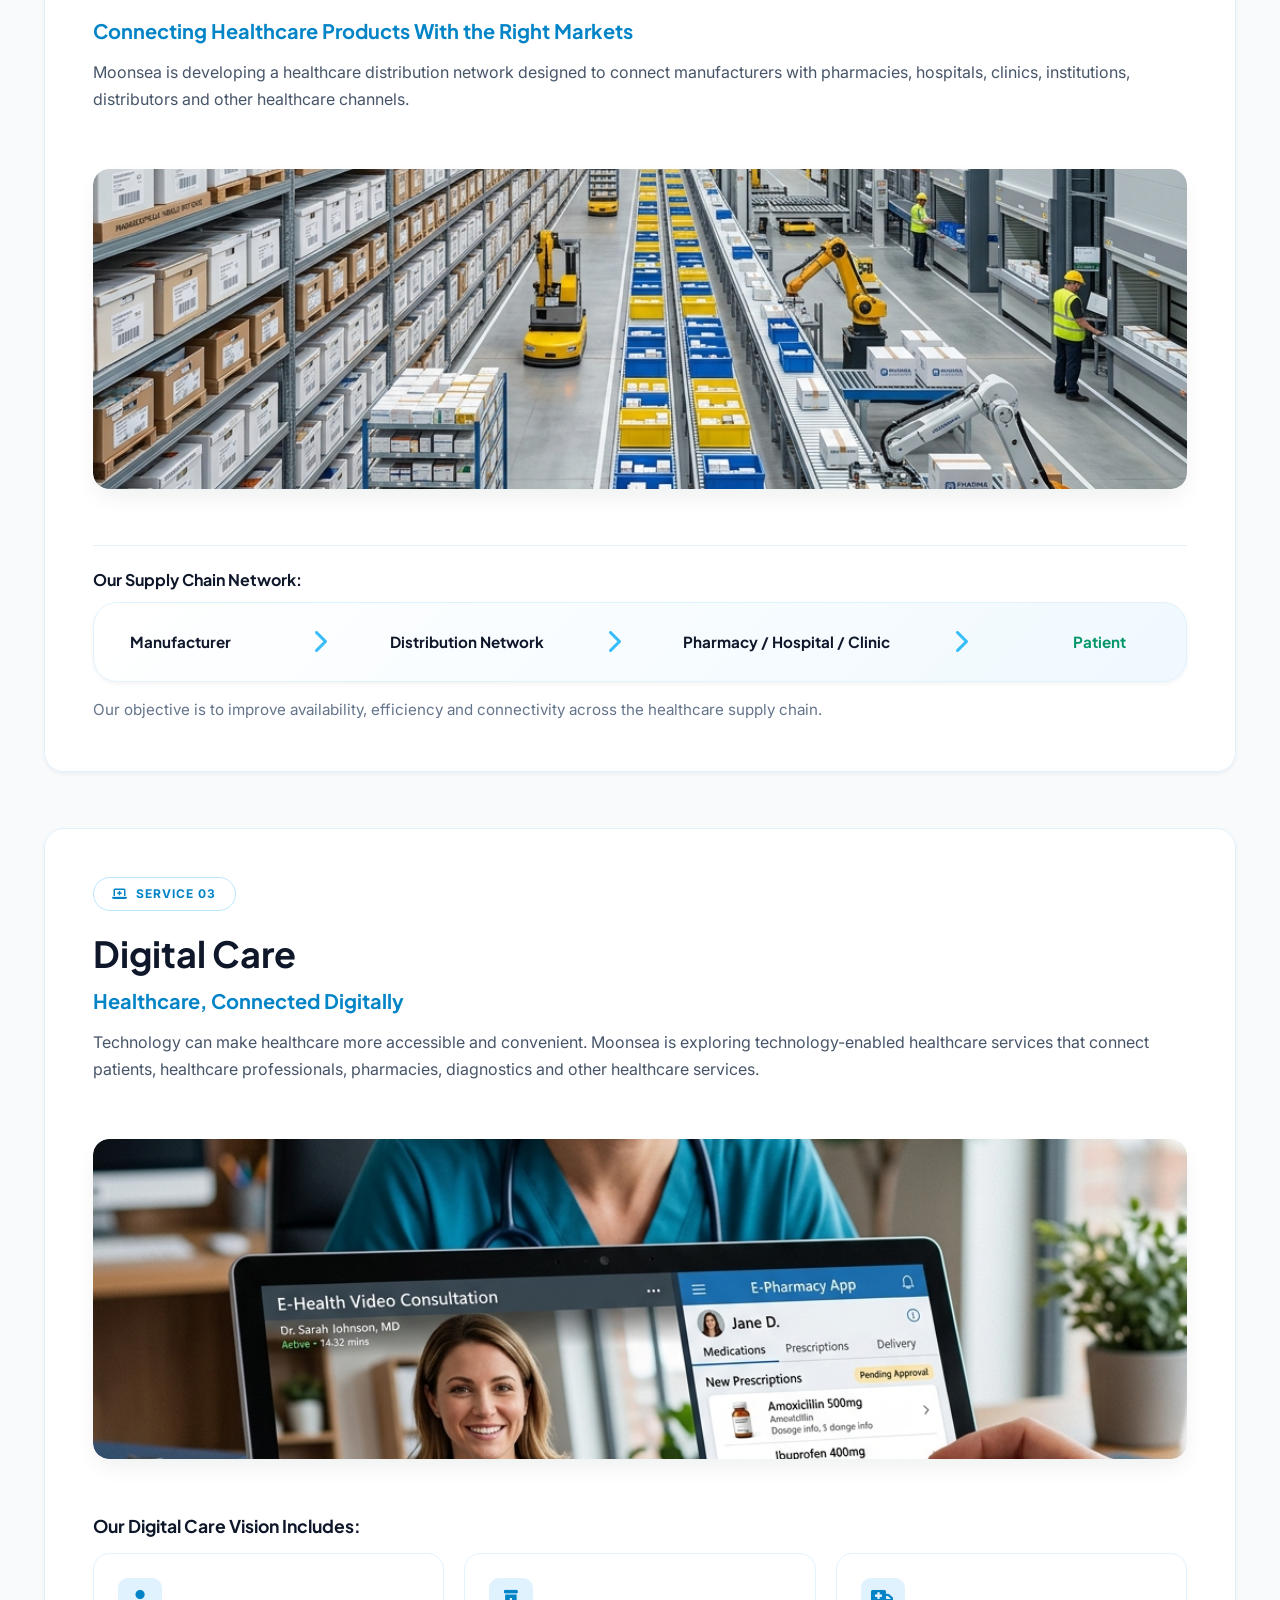
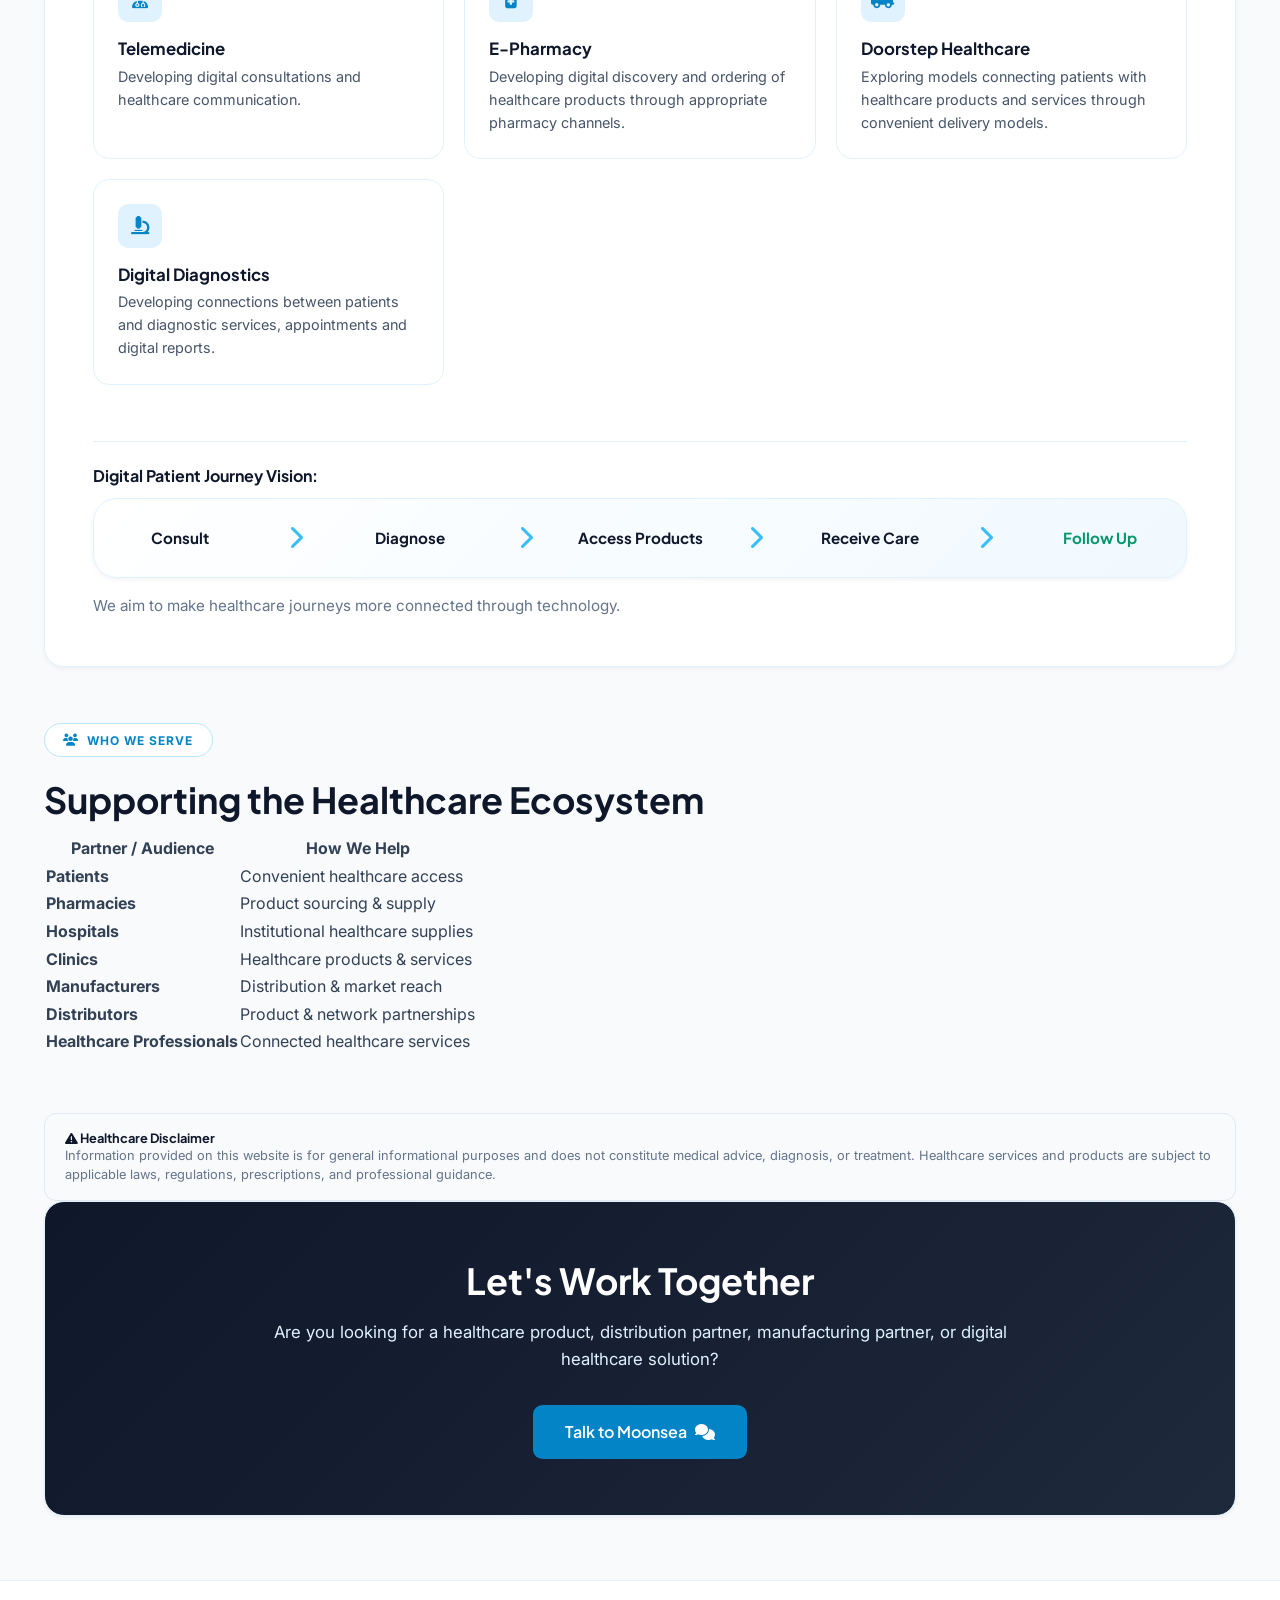
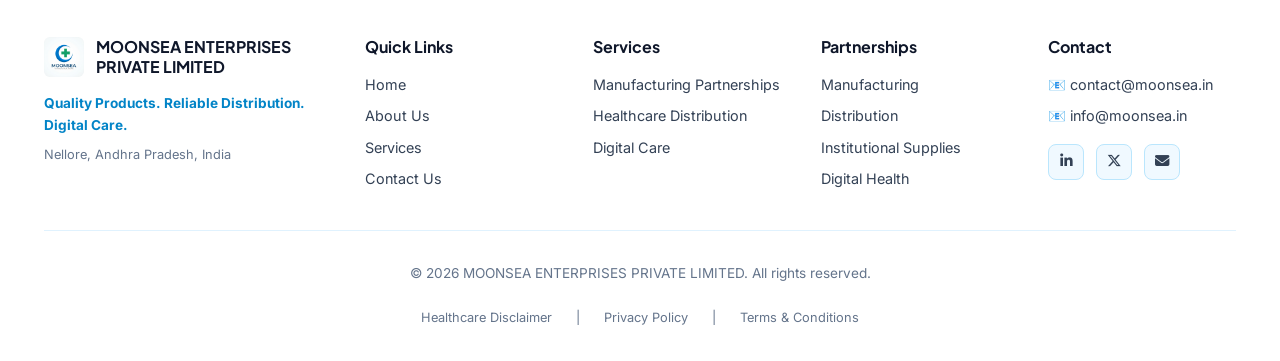
<file: services.html>
<!DOCTYPE html>
<html lang="en">
<head>
  <meta charset="utf-8"/>
  <meta name="viewport" content="width=device-width, initial-scale=1"/>
  <title>Healthcare Services | Manufacturing, Distribution & Digital Care</title>
  <meta name="description" content="Explore Moonsea Enterprises healthcare services across Manufacturing Partnerships, Healthcare Distribution networks, and Digital Care vision."/>
  
  <!-- Open Graph / WhatsApp Preview Meta Tags -->
  <meta property="og:type" content="website"/>
  <meta property="og:url" content="https://moonsea.in/services.html"/>
  <meta property="og:title" content="Healthcare Services | Manufacturing, Distribution & Digital Care"/>
  <meta property="og:description" content="From healthcare product manufacturing partnerships to distribution and digital care, Moonsea connects different stages of the healthcare ecosystem."/>
  <meta property="og:image" content="assets/images/manufacturing_facility.png"/>

  <link rel="stylesheet" href="css/styles.css"/>
  <link rel="stylesheet" href="https://cdnjs.cloudflare.com/ajax/libs/font-awesome/6.5.2/css/all.min.css"/>
</head>
<body>

  <!-- ================= STICKY HEADER ================= -->
  <header class="sticky-header">
    <div class="container header-flex">
      <a href="index.html" class="brand-logo">
        <img src="assets/images/logo.png" alt="MOONSEA Logo" style="height: 48px; width: auto; border-radius: 8px; box-shadow: 0 2px 8px rgba(2, 132, 199, 0.15);"/>
        <div class="brand-title">
          MOONSEA
          <span class="brand-badge">ENT. PVT. LTD.</span>
        </div>
      </a>

      <nav>
        <ul class="nav-links">
          <li><a href="index.html" class="nav-link">HOME</a></li>
          <li><a href="about.html" class="nav-link">ABOUT US</a></li>
          <li><a href="services.html" class="nav-link active">SERVICES</a></li>
          <li><a href="contact.html" class="nav-link">CONTACT</a></li>
          <li>
            <a href="contact.html#partnership" class="partner-cta">
              Partner With Us <i class="fa-solid fa-handshake-angle"></i>
            </a>
          </li>
        </ul>
      </nav>

      <button class="hamburger" id="mobileMenuToggle" aria-label="Toggle Navigation Menu">
        <i class="fa-solid fa-bars"></i>
      </button>
    </div>

    <!-- Mobile Drawer -->
    <div class="mobile-nav" id="mobileMenuDrawer">
      <a href="index.html" class="nav-link">HOME</a>
      <a href="about.html" class="nav-link">ABOUT US</a>
      <a href="services.html" class="nav-link active">SERVICES</a>
      <a href="contact.html" class="nav-link">CONTACT</a>
      <a href="contact.html#partnership" class="partner-cta" style="justify-content:center;">Partner With Us</a>
    </div>
  </header>

  <!-- ================= MAIN CONTENT ================= -->
  <main class="container">
    
    <!-- Hero Section -->
    <section class="hero-grid">
      <span class="hero-pill"><i class="fa-solid fa-gears"></i> Our Services</span>
      <h1>Integrated Healthcare Solutions</h1>
      <p>
        From healthcare product manufacturing partnerships to distribution and digital care, Moonsea connects different stages of the healthcare ecosystem.
      </p>
    </section>

    <!-- Service 1 — Manufacturing Partnerships -->
    <section id="manufacturing" class="glass-card" style="padding: 3rem; margin-bottom: 3.5rem;">
      <div style="display: grid; grid-template-columns: 1fr; gap: 2rem;" class="grid-2">
        <div>
          <span class="hero-pill"><i class="fa-solid fa-industry"></i> Service 01</span>
          <h2 class="section-title">Manufacturing Partnerships</h2>
          <h3 style="font-size: 1.25rem; color: #0284c7; margin-bottom: 1rem;">Quality Healthcare Products Through Trusted Partnerships</h3>
          <p style="font-size: 1rem; color: #475569; line-height: 1.7; margin-bottom: 1.5rem;">
            Moonsea works with qualified manufacturing partners to develop and supply healthcare products across pharmaceutical, nutraceutical, medical, orthopaedic and specialty categories.
          </p>
        </div>

        <div style="border-radius: 1rem; overflow: hidden; box-shadow: var(--shadow-md); width: 100%; align-self: center;">
          <img src="assets/images/manufacturing_facility.png" alt="Manufacturing facility" style="width:100%; min-height:260px; max-height:320px; object-fit:cover; display:block; border-radius:1rem;"/>
        </div>
      </div>

      <div style="margin-top: 1.5rem; padding-top: 1.5rem; border-top: 1px solid #e0f2fe;">
        <h4 style="font-size: 1rem; color: #0f172a; margin-bottom: 0.75rem;">Our Manufacturing Approach:</h4>
        <div class="ecosystem-flow-visual" style="padding: 1.25rem 1rem; margin-top: 0.5rem; margin-bottom: 1rem;">
          <div class="flow-node" style="min-width:110px;"><span class="flow-node-title">Product Requirement</span></div>
          <div class="flow-connector"><i class="fa-solid fa-chevron-right"></i></div>
          <div class="flow-node" style="min-width:110px;"><span class="flow-node-title">Development</span></div>
          <div class="flow-connector"><i class="fa-solid fa-chevron-right"></i></div>
          <div class="flow-node" style="min-width:110px;"><span class="flow-node-title">Manufacturing</span></div>
          <div class="flow-connector"><i class="fa-solid fa-chevron-right"></i></div>
          <div class="flow-node" style="min-width:110px;"><span class="flow-node-title">Quality</span></div>
          <div class="flow-connector"><i class="fa-solid fa-chevron-right"></i></div>
          <div class="flow-node" style="min-width:110px;"><span class="flow-node-title">Packaging</span></div>
          <div class="flow-connector"><i class="fa-solid fa-chevron-right"></i></div>
          <div class="flow-node" style="min-width:110px;"><span class="flow-node-title" style="color:#0284c7;">Distribution</span></div>
        </div>
        <p style="font-size: 0.95rem; color: #64748b;">We focus on appropriate sourcing, quality processes and reliable manufacturing partnerships to support scalable healthcare product solutions.</p>
      </div>
    </section>

    <!-- Service 2 — Distribution -->
    <section id="distribution" class="glass-card" style="padding: 3rem; margin-bottom: 3.5rem;">
      <div style="display: grid; grid-template-columns: 1fr; gap: 2rem;" class="grid-2">
        <div>
          <span class="hero-pill"><i class="fa-solid fa-truck-fast"></i> Service 02</span>
          <h2 class="section-title">Healthcare Distribution</h2>
          <h3 style="font-size: 1.25rem; color: #0284c7; margin-bottom: 1rem;">Connecting Healthcare Products With the Right Markets</h3>
          <p style="font-size: 1rem; color: #475569; line-height: 1.7; margin-bottom: 1.5rem;">
            Moonsea is developing a healthcare distribution network designed to connect manufacturers with pharmacies, hospitals, clinics, institutions, distributors and other healthcare channels.
          </p>
        </div>

        <div style="border-radius: 1rem; overflow: hidden; box-shadow: var(--shadow-md); width: 100%; align-self: center;">
          <img src="assets/images/distribution_logistics.png" alt="Distribution logistics" style="width:100%; min-height:260px; max-height:320px; object-fit:cover; display:block; border-radius:1rem;"/>
        </div>
      </div>

      <div style="margin-top: 1.5rem; padding-top: 1.5rem; border-top: 1px solid #e0f2fe;">
        <h4 style="font-size: 1rem; color: #0f172a; margin-bottom: 0.75rem;">Our Supply Chain Network:</h4>
        <div class="ecosystem-flow-visual" style="padding: 1.25rem 1rem; margin-top: 0.5rem; margin-bottom: 1rem;">
          <div class="flow-node"><span class="flow-node-title">Manufacturer</span></div>
          <div class="flow-connector"><i class="fa-solid fa-chevron-right"></i></div>
          <div class="flow-node"><span class="flow-node-title">Distribution Network</span></div>
          <div class="flow-connector"><i class="fa-solid fa-chevron-right"></i></div>
          <div class="flow-node"><span class="flow-node-title">Pharmacy / Hospital / Clinic</span></div>
          <div class="flow-connector"><i class="fa-solid fa-chevron-right"></i></div>
          <div class="flow-node"><span class="flow-node-title" style="color:#059669;">Patient</span></div>
        </div>
        <p style="font-size: 0.95rem; color: #64748b;">Our objective is to improve availability, efficiency and connectivity across the healthcare supply chain.</p>
      </div>
    </section>

    <!-- Service 3 — Digital Care -->
    <section id="digital-care" class="glass-card" style="padding: 3rem; margin-bottom: 3.5rem;">
      <div style="display: grid; grid-template-columns: 1fr; gap: 2rem;" class="grid-2">
        <div>
          <span class="hero-pill"><i class="fa-solid fa-laptop-medical"></i> Service 03</span>
          <h2 class="section-title">Digital Care</h2>
          <h3 style="font-size: 1.25rem; color: #0284c7; margin-bottom: 1rem;">Healthcare, Connected Digitally</h3>
          <p style="font-size: 1rem; color: #475569; line-height: 1.7; margin-bottom: 1.5rem;">
            Technology can make healthcare more accessible and convenient. Moonsea is exploring technology-enabled healthcare services that connect patients, healthcare professionals, pharmacies, diagnostics and other healthcare services.
          </p>
        </div>

        <div style="border-radius: 1rem; overflow: hidden; box-shadow: var(--shadow-md); width: 100%; align-self: center;">
          <img src="assets/images/digital_care_telemedicine.png" alt="Digital care telemedicine" style="width:100%; min-height:260px; max-height:320px; object-fit:cover; display:block; border-radius:1rem;"/>
        </div>
      </div>

      <h4 style="font-size: 1.1rem; color: #0f172a; margin-top: 1.5rem; margin-bottom: 1rem;">Our Digital Care Vision Includes:</h4>
      <div class="values-grid">
        <div class="value-card">
          <div class="value-icon"><i class="fa-solid fa-user-doctor"></i></div>
          <h4 style="font-size: 1.05rem; margin-bottom: 0.35rem;">Telemedicine</h4>
          <p style="font-size: 0.9rem; color: #475569;">Developing digital consultations and healthcare communication.</p>
        </div>

        <div class="value-card">
          <div class="value-icon"><i class="fa-solid fa-prescription-bottle-medical"></i></div>
          <h4 style="font-size: 1.05rem; margin-bottom: 0.35rem;">E-Pharmacy</h4>
          <p style="font-size: 0.9rem; color: #475569;">Developing digital discovery and ordering of healthcare products through appropriate pharmacy channels.</p>
        </div>

        <div class="value-card">
          <div class="value-icon"><i class="fa-solid fa-truck-medical"></i></div>
          <h4 style="font-size: 1.05rem; margin-bottom: 0.35rem;">Doorstep Healthcare</h4>
          <p style="font-size: 0.9rem; color: #475569;">Exploring models connecting patients with healthcare products and services through convenient delivery models.</p>
        </div>

        <div class="value-card">
          <div class="value-icon"><i class="fa-solid fa-microscope"></i></div>
          <h4 style="font-size: 1.05rem; margin-bottom: 0.35rem;">Digital Diagnostics</h4>
          <p style="font-size: 0.9rem; color: #475569;">Developing connections between patients and diagnostic services, appointments and digital reports.</p>
        </div>
      </div>

      <div style="margin-top: 1.5rem; padding-top: 1.5rem; border-top: 1px solid #e0f2fe;">
        <h4 style="font-size: 1rem; color: #0f172a; margin-bottom: 0.75rem;">Digital Patient Journey Vision:</h4>
        <div class="ecosystem-flow-visual" style="padding: 1.25rem 1rem; margin-top: 0.5rem; margin-bottom: 1rem;">
          <div class="flow-node"><span class="flow-node-title">Consult</span></div>
          <div class="flow-connector"><i class="fa-solid fa-chevron-right"></i></div>
          <div class="flow-node"><span class="flow-node-title">Diagnose</span></div>
          <div class="flow-connector"><i class="fa-solid fa-chevron-right"></i></div>
          <div class="flow-node"><span class="flow-node-title">Access Products</span></div>
          <div class="flow-connector"><i class="fa-solid fa-chevron-right"></i></div>
          <div class="flow-node"><span class="flow-node-title">Receive Care</span></div>
          <div class="flow-connector"><i class="fa-solid fa-chevron-right"></i></div>
          <div class="flow-node"><span class="flow-node-title" style="color:#059669;">Follow Up</span></div>
        </div>
        <p style="font-size: 0.95rem; color: #64748b;">We aim to make healthcare journeys more connected through technology.</p>
      </div>
    </section>

    <!-- Section 5 — Who We Serve Table -->
    <section style="margin-bottom: 3.5rem;">
      <span class="hero-pill"><i class="fa-solid fa-users"></i> Who We Serve</span>
      <h2 class="section-title">Supporting the Healthcare Ecosystem</h2>
      
      <div class="table-container">
        <table class="serve-table">
          <thead>
            <tr>
              <th>Partner / Audience</th>
              <th>How We Help</th>
            </tr>
          </thead>
          <tbody>
            <tr>
              <td><strong>Patients</strong></td>
              <td>Convenient healthcare access</td>
            </tr>
            <tr>
              <td><strong>Pharmacies</strong></td>
              <td>Product sourcing & supply</td>
            </tr>
            <tr>
              <td><strong>Hospitals</strong></td>
              <td>Institutional healthcare supplies</td>
            </tr>
            <tr>
              <td><strong>Clinics</strong></td>
              <td>Healthcare products & services</td>
            </tr>
            <tr>
              <td><strong>Manufacturers</strong></td>
              <td>Distribution & market reach</td>
            </tr>
            <tr>
              <td><strong>Distributors</strong></td>
              <td>Product & network partnerships</td>
            </tr>
            <tr>
              <td><strong>Healthcare Professionals</strong></td>
              <td>Connected healthcare services</td>
            </tr>
          </tbody>
        </table>
      </div>
    </section>

    <!-- Healthcare Disclaimer Box -->
    <div class="disclaimer-box" id="disclaimer">
      <h4><i class="fa-solid fa-triangle-exclamation"></i> Healthcare Disclaimer</h4>
      <p>
        Information provided on this website is for general informational purposes and does not constitute medical advice, diagnosis, or treatment. Healthcare services and products are subject to applicable laws, regulations, prescriptions, and professional guidance.
      </p>
    </div>

    <!-- Services CTA Banner -->
    <section class="glass-card" style="background: linear-gradient(135deg, #0f172a 0%, #1e293b 100%); color: #ffffff; text-align: center; padding: 3.5rem 2rem; margin-bottom: 3.5rem;">
      <h2 style="font-size: 2.25rem; color: #ffffff; margin-bottom: 1rem;">Let's Work Together</h2>
      <p style="max-width: 750px; margin: 0 auto 2rem; color: #e0f2fe; font-size: 1.05rem; line-height: 1.6;">
        Are you looking for a healthcare product, distribution partner, manufacturing partner, or digital healthcare solution?
      </p>
      <a href="contact.html" class="btn btn-primary" style="background: #0284c7; padding: 0.9rem 2rem; font-size: 1rem;">
        Talk to Moonsea <i class="fa-solid fa-comments"></i>
      </a>
    </section>

  </main>

  <!-- ================= FOOTER ================= -->
  <footer class="site-footer">
    <div class="container">
      <div class="footer-5col">
        <div class="footer-col">
          <div style="display: flex; align-items: center; gap: 0.75rem; margin-bottom: 1rem;">
            <img src="assets/images/logo.png" alt="MOONSEA Logo" style="height: 40px; width: auto; border-radius: 6px;"/>
            <h4 style="margin-bottom:0;">MOONSEA ENTERPRISES PRIVATE LIMITED</h4>
          </div>
          <p style="font-size: 0.85rem; color: #0284c7; font-weight: 700; margin-bottom: 0.5rem;">
            Quality Products. Reliable Distribution. Digital Care.
          </p>
          <p style="font-size: 0.8rem; color: #64748b;">
            Nellore, Andhra Pradesh, India
          </p>
        </div>

        <div class="footer-col">
          <h4>Quick Links</h4>
          <p><a href="index.html">Home</a></p>
          <p><a href="about.html">About Us</a></p>
          <p><a href="services.html">Services</a></p>
          <p><a href="contact.html">Contact Us</a></p>
        </div>

        <div class="footer-col">
          <h4>Services</h4>
          <p><a href="services.html#manufacturing">Manufacturing Partnerships</a></p>
          <p><a href="services.html#distribution">Healthcare Distribution</a></p>
          <p><a href="services.html#digital-care">Digital Care</a></p>
        </div>

        <div class="footer-col">
          <h4>Partnerships</h4>
          <p><a href="contact.html#partnership">Manufacturing</a></p>
          <p><a href="contact.html#partnership">Distribution</a></p>
          <p><a href="contact.html#partnership">Institutional Supplies</a></p>
          <p><a href="contact.html#partnership">Digital Health</a></p>
        </div>

        <div class="footer-col">
          <h4>Contact</h4>
          <p>📧 <a href="mailto:contact@moonsea.in">contact@moonsea.in</a></p>
          <p>📧 <a href="mailto:info@moonsea.in">info@moonsea.in</a></p>
          <div class="footer-socials">
            <a href="https://linkedin.com" target="_blank" class="social-icon" aria-label="LinkedIn"><i class="fa-brands fa-linkedin-in"></i></a>
            <a href="https://twitter.com" target="_blank" class="social-icon" aria-label="Twitter"><i class="fa-brands fa-x-twitter"></i></a>
            <a href="mailto:contact@moonsea.in" class="social-icon" aria-label="Email"><i class="fa-solid fa-envelope"></i></a>
          </div>
        </div>
      </div>

      <div class="footer-bottom">
        <p>&copy; 2026 MOONSEA ENTERPRISES PRIVATE LIMITED. All rights reserved.</p>
        <div class="footer-legal-links">
          <a href="#disclaimer">Healthcare Disclaimer</a> | <a href="#privacy">Privacy Policy</a> | <a href="#terms">Terms &amp; Conditions</a>
        </div>
      </div>
    </div>
  </footer>

  <script src="js/main.js"></script>
</body>
</html>
</file>
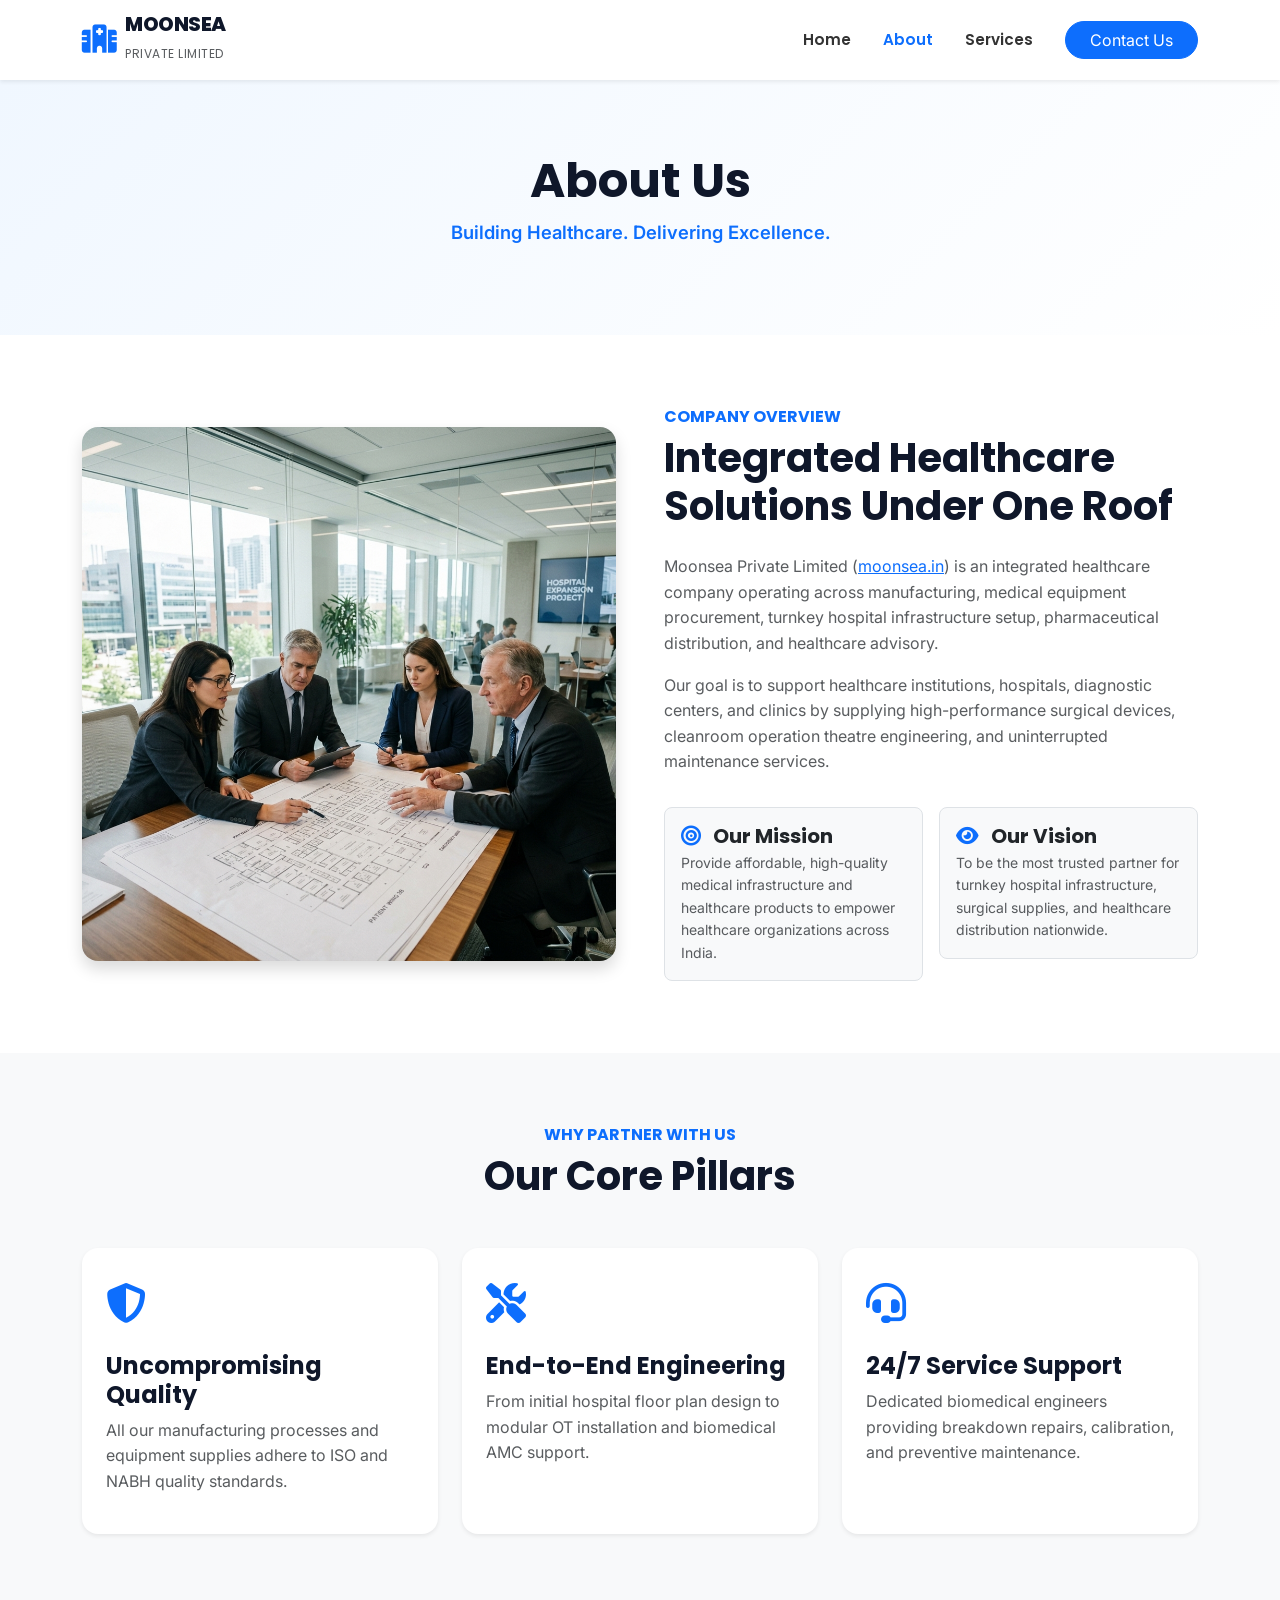
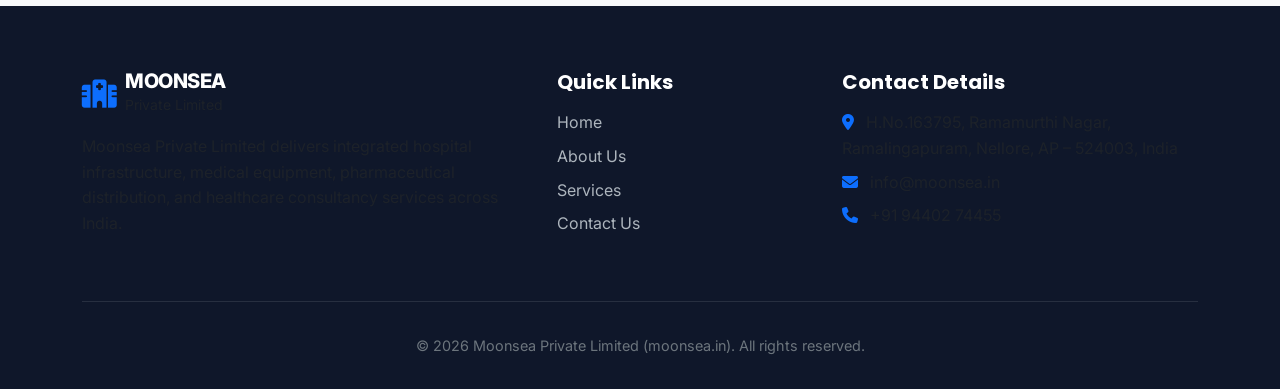
<file: nellore_medisystems/about.html>
<!DOCTYPE html>
<html lang="en">
<head>
  <meta charset="UTF-8">
  <meta name="viewport" content="width=device-width, initial-scale=1.0">
  <title>About Us | Moonsea Pvt. Ltd.</title>
  <meta name="description" content="Learn about Moonsea Private Limited (moonsea.in), our mission, vision, hospital infrastructure services, and medical equipment distribution.">

  <link href="https://fonts.googleapis.com/css2?family=Inter:wght@300;400;500;600;700&family=Poppins:wght@400;500;600;700;800&display=swap" rel="stylesheet">
  <link href="https://cdn.jsdelivr.net/npm/bootstrap@5.3.3/dist/css/bootstrap.min.css" rel="stylesheet">
  <link href="https://cdnjs.cloudflare.com/ajax/libs/font-awesome/6.5.2/css/all.min.css" rel="stylesheet">
  <link rel="stylesheet" href="css/styles.css">
</head>
<body>

  <!-- ================= NAVBAR ================= -->
  <nav class="navbar navbar-expand-lg navbar-light bg-white shadow-sm sticky-top">
    <div class="container">
      <a class="navbar-brand fw-bold d-flex align-items-center" href="index.html">
        <div class="me-2 text-primary fs-3">
          <i class="fa-solid fa-hospital"></i>
        </div>
        <div>
          <div class="company-name">MOONSEA</div>
          <small class="text-muted fw-normal" style="font-size:0.75rem; letter-spacing:0.5px;">Private Limited</small>
        </div>
      </a>

      <button class="navbar-toggler" type="button" data-bs-toggle="collapse" data-bs-target="#navbar" aria-controls="navbar" aria-expanded="false" aria-label="Toggle navigation">
        <span class="navbar-toggler-icon"></span>
      </button>

      <div class="collapse navbar-collapse" id="navbar">
        <ul class="navbar-nav ms-auto align-items-lg-center">
          <li class="nav-item"><a href="index.html" class="nav-link">Home</a></li>
          <li class="nav-item"><a href="about.html" class="nav-link active">About</a></li>
          <li class="nav-item"><a href="services.html" class="nav-link">Services</a></li>
          <li class="nav-item ms-lg-3 mt-2 mt-lg-0">
            <a href="contact.html" class="btn btn-primary rounded-pill px-4">Contact Us</a>
          </li>
        </ul>
      </div>
    </div>
  </nav>

  <!-- ================= HERO ================= -->
  <section class="hero text-center py-5">
    <div class="container py-4">
      <h1 class="display-3 fw-bold">About Us</h1>
      <p class="lead text-primary fw-semibold mt-2">Building Healthcare. Delivering Excellence.</p>
    </div>
  </section>

  <!-- ================= ABOUT CONTENT ================= -->
  <section class="py-5">
    <div class="container py-4">
      <div class="row align-items-center g-5">
        <div class="col-lg-6">
          <img src="assets/images/consulting.png" alt="Moonsea Solutions" class="img-fluid rounded-4 shadow">
        </div>
        <div class="col-lg-6">
          <h6 class="text-primary fw-bold text-uppercase">Company Overview</h6>
          <h2 class="display-6 fw-bold mb-4">Integrated Healthcare Solutions Under One Roof</h2>
          <p class="text-muted">
            Moonsea Private Limited (<a href="https://moonsea.in" target="_blank" class="text-primary text-decoration-underline">moonsea.in</a>) is an integrated healthcare company operating across manufacturing, medical equipment procurement, turnkey hospital infrastructure setup, pharmaceutical distribution, and healthcare advisory.
          </p>
          <p class="text-muted">
            Our goal is to support healthcare institutions, hospitals, diagnostic centers, and clinics by supplying high-performance surgical devices, cleanroom operation theatre engineering, and uninterrupted maintenance services.
          </p>

          <div class="row g-3 mt-3">
            <div class="col-sm-6">
              <div class="p-3 bg-light rounded-3 border">
                <h5 class="fw-bold text-dark mb-1"><i class="fa-solid fa-bullseye text-primary me-2"></i> Our Mission</h5>
                <p class="text-muted small mb-0">Provide affordable, high-quality medical infrastructure and healthcare products to empower healthcare organizations across India.</p>
              </div>
            </div>
            <div class="col-sm-6">
              <div class="p-3 bg-light rounded-3 border">
                <h5 class="fw-bold text-dark mb-1"><i class="fa-solid fa-eye text-primary me-2"></i> Our Vision</h5>
                <p class="text-muted small mb-0">To be the most trusted partner for turnkey hospital infrastructure, surgical supplies, and healthcare distribution nationwide.</p>
              </div>
            </div>
          </div>
        </div>
      </div>
    </div>
  </section>

  <!-- ================= CORE PILLARS ================= -->
  <section class="py-5 bg-light">
    <div class="container py-4">
      <div class="text-center max-w-700 mx-auto mb-5">
        <h6 class="text-primary fw-bold text-uppercase">Why Partner With Us</h6>
        <h2 class="display-6 fw-bold">Our Core Pillars</h2>
      </div>

      <div class="row g-4">
        <div class="col-md-4">
          <div class="card border-0 shadow-sm rounded-4 h-100 p-4">
            <div class="text-primary fs-1 mb-3"><i class="fa-solid fa-shield-halved"></i></div>
            <h4 class="fw-bold">Uncompromising Quality</h4>
            <p class="text-muted">All our manufacturing processes and equipment supplies adhere to ISO and NABH quality standards.</p>
          </div>
        </div>

        <div class="col-md-4">
          <div class="card border-0 shadow-sm rounded-4 h-100 p-4">
            <div class="text-primary fs-1 mb-3"><i class="fa-solid fa-screwdriver-wrench"></i></div>
            <h4 class="fw-bold">End-to-End Engineering</h4>
            <p class="text-muted">From initial hospital floor plan design to modular OT installation and biomedical AMC support.</p>
          </div>
        </div>

        <div class="col-md-4">
          <div class="card border-0 shadow-sm rounded-4 h-100 p-4">
            <div class="text-primary fs-1 mb-3"><i class="fa-solid fa-headset"></i></div>
            <h4 class="fw-bold">24/7 Service Support</h4>
            <p class="text-muted">Dedicated biomedical engineers providing breakdown repairs, calibration, and preventive maintenance.</p>
          </div>
        </div>
      </div>
    </div>
  </section>

  <!-- ================= FOOTER ================= -->
  <footer>
    <div class="container">
      <div class="row g-4">
        <div class="col-lg-5">
          <div class="d-flex align-items-center mb-3">
            <div class="me-2 text-primary fs-3"><i class="fa-solid fa-hospital"></i></div>
            <div>
              <div class="company-name text-white">MOONSEA</div>
              <small class="text-muted">Private Limited</small>
            </div>
          </div>
          <p class="text-muted pe-lg-4">
            Moonsea Private Limited delivers integrated hospital infrastructure, medical equipment, pharmaceutical distribution, and healthcare consultancy services across India.
          </p>
        </div>

        <div class="col-lg-3 col-md-6">
          <h5 class="text-white mb-3 fw-bold">Quick Links</h5>
          <ul class="list-unstyled">
            <li class="mb-2"><a href="index.html">Home</a></li>
            <li class="mb-2"><a href="about.html">About Us</a></li>
            <li class="mb-2"><a href="services.html">Services</a></li>
            <li class="mb-2"><a href="contact.html">Contact Us</a></li>
          </ul>
        </div>

        <div class="col-lg-4 col-md-6">
          <h5 class="text-white mb-3 fw-bold">Contact Details</h5>
          <p class="text-muted mb-2"><i class="fa-solid fa-location-dot me-2 text-primary"></i> H.No.163795, Ramamurthi Nagar, Ramalingapuram, Nellore, AP – 524003, India</p>
          <p class="text-muted mb-2"><i class="fa-solid fa-envelope me-2 text-primary"></i> info@moonsea.in</p>
          <p class="text-muted"><i class="fa-solid fa-phone me-2 text-primary"></i> +91 94402 74455</p>
        </div>
      </div>

      <div class="footer-bottom text-center">
        <p class="mb-0">&copy; 2026 Moonsea Private Limited (moonsea.in). All rights reserved.</p>
      </div>
    </div>
  </footer>

  <script src="https://cdn.jsdelivr.net/npm/bootstrap@5.3.3/dist/js/bootstrap.bundle.min.js"></script>
  <script src="js/main.js"></script>
</body>
</html>
</file>
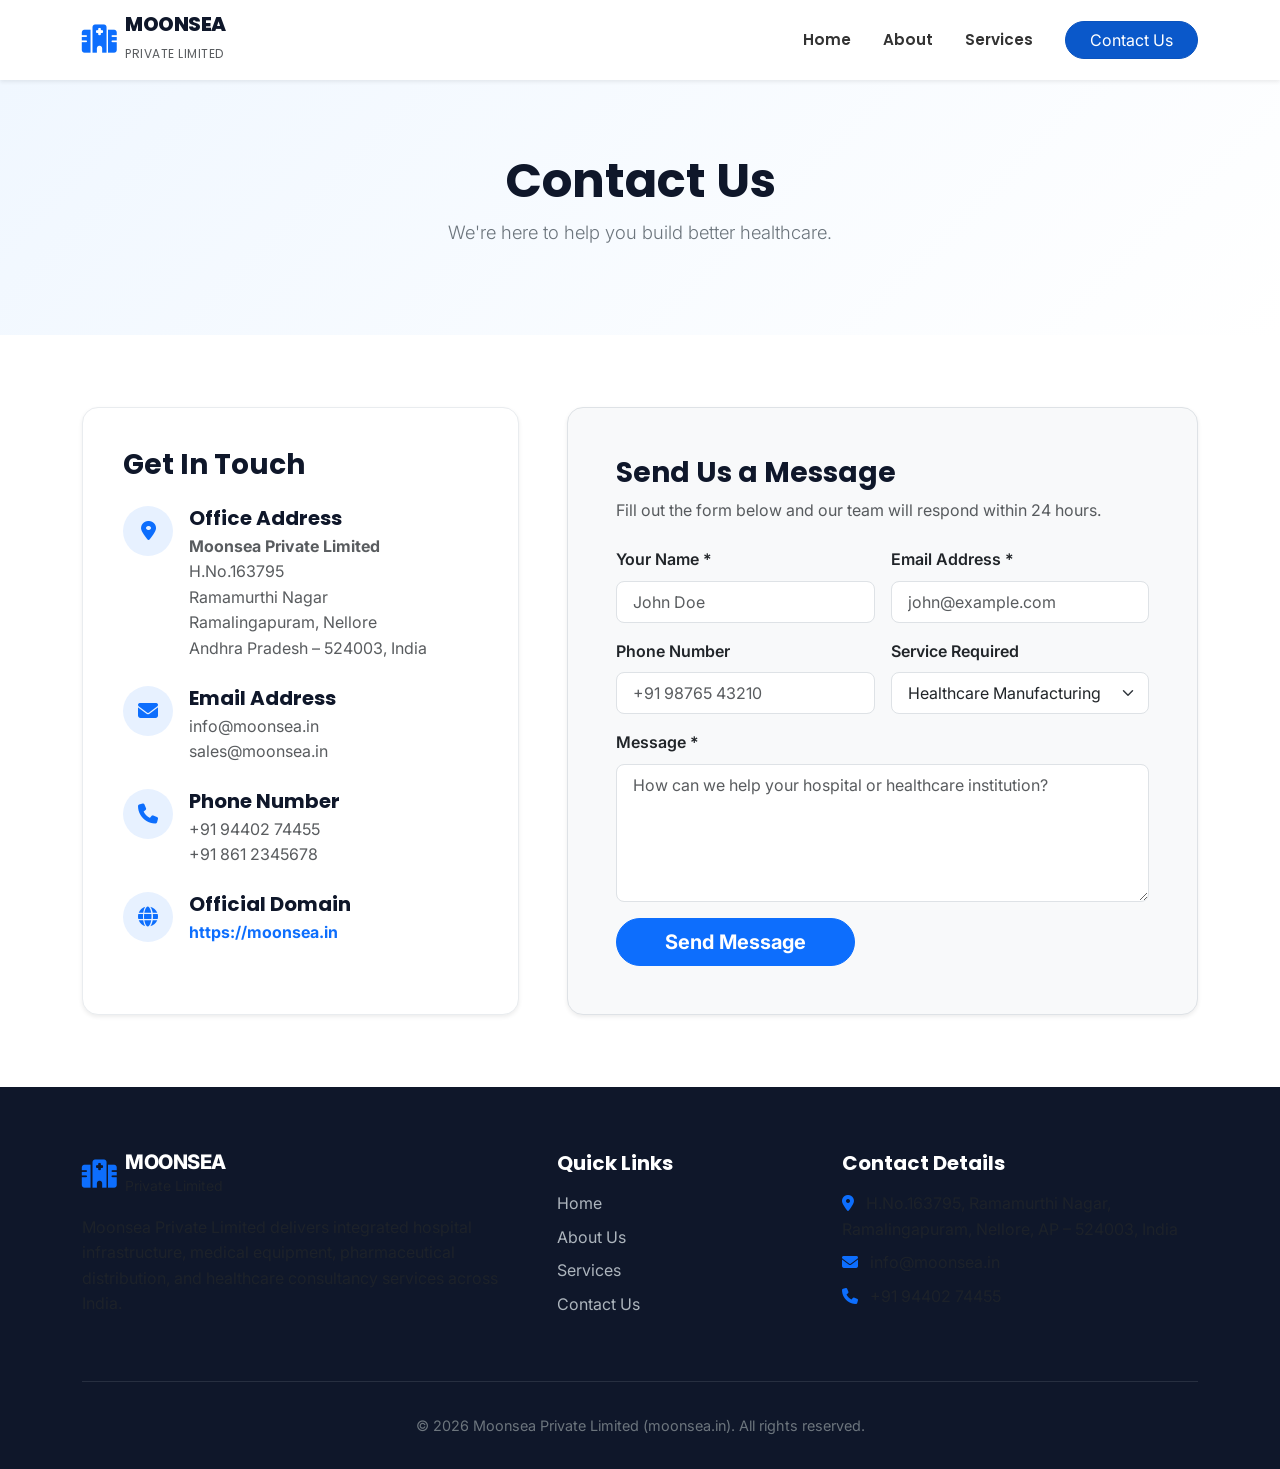
<file: nellore_medisystems/contact.html>
<!DOCTYPE html>
<html lang="en">
<head>
  <meta charset="UTF-8">
  <meta name="viewport" content="width=device-width, initial-scale=1.0">
  <title>Contact Us | Moonsea Pvt. Ltd.</title>
  <meta name="description" content="Contact Moonsea Private Limited (moonsea.in) for medical equipment inquiry, hospital infrastructure setup, or pharmaceutical distribution.">

  <link href="https://fonts.googleapis.com/css2?family=Inter:wght@300;400;500;600;700&family=Poppins:wght@400;500;600;700;800&display=swap" rel="stylesheet">
  <link href="https://cdn.jsdelivr.net/npm/bootstrap@5.3.3/dist/css/bootstrap.min.css" rel="stylesheet">
  <link href="https://cdnjs.cloudflare.com/ajax/libs/font-awesome/6.5.2/css/all.min.css" rel="stylesheet">
  <link rel="stylesheet" href="css/styles.css">
</head>
<body>

  <!-- ================= NAVBAR ================= -->
  <nav class="navbar navbar-expand-lg navbar-light bg-white shadow-sm sticky-top">
    <div class="container">
      <a class="navbar-brand fw-bold d-flex align-items-center" href="index.html">
        <div class="me-2 text-primary fs-3"><i class="fa-solid fa-hospital"></i></div>
        <div>
          <div class="company-name">MOONSEA</div>
          <small class="text-muted fw-normal" style="font-size:0.75rem; letter-spacing:0.5px;">Private Limited</small>
        </div>
      </a>

      <button class="navbar-toggler" type="button" data-bs-toggle="collapse" data-bs-target="#navbar" aria-controls="navbar" aria-expanded="false" aria-label="Toggle navigation">
        <span class="navbar-toggler-icon"></span>
      </button>

      <div class="collapse navbar-collapse" id="navbar">
        <ul class="navbar-nav ms-auto align-items-lg-center">
          <li class="nav-item"><a href="index.html" class="nav-link">Home</a></li>
          <li class="nav-item"><a href="about.html" class="nav-link">About</a></li>
          <li class="nav-item"><a href="services.html" class="nav-link">Services</a></li>
          <li class="nav-item ms-lg-3 mt-2 mt-lg-0">
            <a href="contact.html" class="btn btn-primary rounded-pill px-4 active">Contact Us</a>
          </li>
        </ul>
      </div>
    </div>
  </nav>

  <!-- ================= HERO ================= -->
  <section class="hero text-center py-5">
    <div class="container py-4">
      <h1 class="display-3 fw-bold">Contact Us</h1>
      <p class="lead text-secondary mt-2">We're here to help you build better healthcare.</p>
    </div>
  </section>

  <!-- ================= CONTACT DETAILS & FORM ================= -->
  <section class="py-5">
    <div class="container py-4">
      <div class="row g-5">
        <!-- Address & Contact Info -->
        <div class="col-lg-5">
          <div class="contact-info-card h-100">
            <h3 class="fw-bold mb-4">Get In Touch</h3>

            <div class="d-flex mb-4">
              <div class="contact-icon me-3 flex-shrink-0">
                <i class="fa-solid fa-location-dot"></i>
              </div>
              <div>
                <h5 class="fw-bold mb-1">Office Address</h5>
                <p class="text-muted mb-0">
                  <strong>Moonsea Private Limited</strong><br>
                  H.No.163795<br>
                  Ramamurthi Nagar<br>
                  Ramalingapuram, Nellore<br>
                  Andhra Pradesh – 524003, India
                </p>
              </div>
            </div>

            <div class="d-flex mb-4">
              <div class="contact-icon me-3 flex-shrink-0">
                <i class="fa-solid fa-envelope"></i>
              </div>
              <div>
                <h5 class="fw-bold mb-1">Email Address</h5>
                <p class="text-muted mb-0">
                  <a href="mailto:info@moonsea.in" class="text-decoration-none text-muted">info@moonsea.in</a><br>
                  <a href="mailto:sales@moonsea.in" class="text-decoration-none text-muted">sales@moonsea.in</a>
                </p>
              </div>
            </div>

            <div class="d-flex mb-4">
              <div class="contact-icon me-3 flex-shrink-0">
                <i class="fa-solid fa-phone"></i>
              </div>
              <div>
                <h5 class="fw-bold mb-1">Phone Number</h5>
                <p class="text-muted mb-0">
                  +91 94402 74455<br>
                  +91 861 2345678
                </p>
              </div>
            </div>

            <div class="d-flex">
              <div class="contact-icon me-3 flex-shrink-0">
                <i class="fa-solid fa-globe"></i>
              </div>
              <div>
                <h5 class="fw-bold mb-1">Official Domain</h5>
                <p class="text-muted mb-0">
                  <a href="https://moonsea.in" target="_blank" class="text-decoration-none text-primary fw-bold">https://moonsea.in</a>
                </p>
              </div>
            </div>
          </div>
        </div>

        <!-- Contact Form -->
        <div class="col-lg-7">
          <div class="bg-light p-4 p-md-5 rounded-4 shadow-sm border">
            <h3 class="fw-bold mb-2">Send Us a Message</h3>
            <p class="text-muted mb-4">Fill out the form below and our team will respond within 24 hours.</p>

            <form id="contactForm">
              <div class="row g-3">
                <div class="col-md-6">
                  <label for="name" class="form-label fw-semibold">Your Name *</label>
                  <input type="text" id="name" class="form-control form-control-lg fs-6" placeholder="John Doe" required>
                </div>

                <div class="col-md-6">
                  <label for="email" class="form-label fw-semibold">Email Address *</label>
                  <input type="email" id="email" class="form-control form-control-lg fs-6" placeholder="john@example.com" required>
                </div>

                <div class="col-md-6">
                  <label for="phone" class="form-label fw-semibold">Phone Number</label>
                  <input type="tel" id="phone" class="form-control form-control-lg fs-6" placeholder="+91 98765 43210">
                </div>

                <div class="col-md-6">
                  <label for="service" class="form-label fw-semibold">Service Required</label>
                  <select id="service" class="form-select form-select-lg fs-6">
                    <option value="manufacturing">Healthcare Manufacturing</option>
                    <option value="equipment">Medical Equipment & ICU Setup</option>
                    <option value="infrastructure">Turnkey Hospital Infrastructure / MOT</option>
                    <option value="pharma">Pharmaceutical Distribution</option>
                    <option value="consultancy">Healthcare Consultancy</option>
                    <option value="amc">Biomedical AMC / Maintenance</option>
                  </select>
                </div>

                <div class="col-12">
                  <label for="message" class="form-label fw-semibold">Message *</label>
                  <textarea id="message" class="form-control form-control-lg fs-6" rows="5" placeholder="How can we help your hospital or healthcare institution?" required></textarea>
                </div>

                <div class="col-12">
                  <button type="submit" class="btn btn-primary btn-lg rounded-pill px-5 fw-bold">Send Message</button>
                </div>
              </div>
            </form>
          </div>
        </div>
      </div>
    </div>
  </section>

  <!-- ================= FOOTER ================= -->
  <footer>
    <div class="container">
      <div class="row g-4">
        <div class="col-lg-5">
          <div class="d-flex align-items-center mb-3">
            <div class="me-2 text-primary fs-3"><i class="fa-solid fa-hospital"></i></div>
            <div>
              <div class="company-name text-white">MOONSEA</div>
              <small class="text-muted">Private Limited</small>
            </div>
          </div>
          <p class="text-muted pe-lg-4">
            Moonsea Private Limited delivers integrated hospital infrastructure, medical equipment, pharmaceutical distribution, and healthcare consultancy services across India.
          </p>
        </div>

        <div class="col-lg-3 col-md-6">
          <h5 class="text-white mb-3 fw-bold">Quick Links</h5>
          <ul class="list-unstyled">
            <li class="mb-2"><a href="index.html">Home</a></li>
            <li class="mb-2"><a href="about.html">About Us</a></li>
            <li class="mb-2"><a href="services.html">Services</a></li>
            <li class="mb-2"><a href="contact.html">Contact Us</a></li>
          </ul>
        </div>

        <div class="col-lg-4 col-md-6">
          <h5 class="text-white mb-3 fw-bold">Contact Details</h5>
          <p class="text-muted mb-2"><i class="fa-solid fa-location-dot me-2 text-primary"></i> H.No.163795, Ramamurthi Nagar, Ramalingapuram, Nellore, AP – 524003, India</p>
          <p class="text-muted mb-2"><i class="fa-solid fa-envelope me-2 text-primary"></i> info@moonsea.in</p>
          <p class="text-muted"><i class="fa-solid fa-phone me-2 text-primary"></i> +91 94402 74455</p>
        </div>
      </div>

      <div class="footer-bottom text-center">
        <p class="mb-0">&copy; 2026 Moonsea Private Limited (moonsea.in). All rights reserved.</p>
      </div>
    </div>
  </footer>

  <script src="https://cdn.jsdelivr.net/npm/bootstrap@5.3.3/dist/js/bootstrap.bundle.min.js"></script>
  <script src="js/main.js"></script>
</body>
</html>
</file>
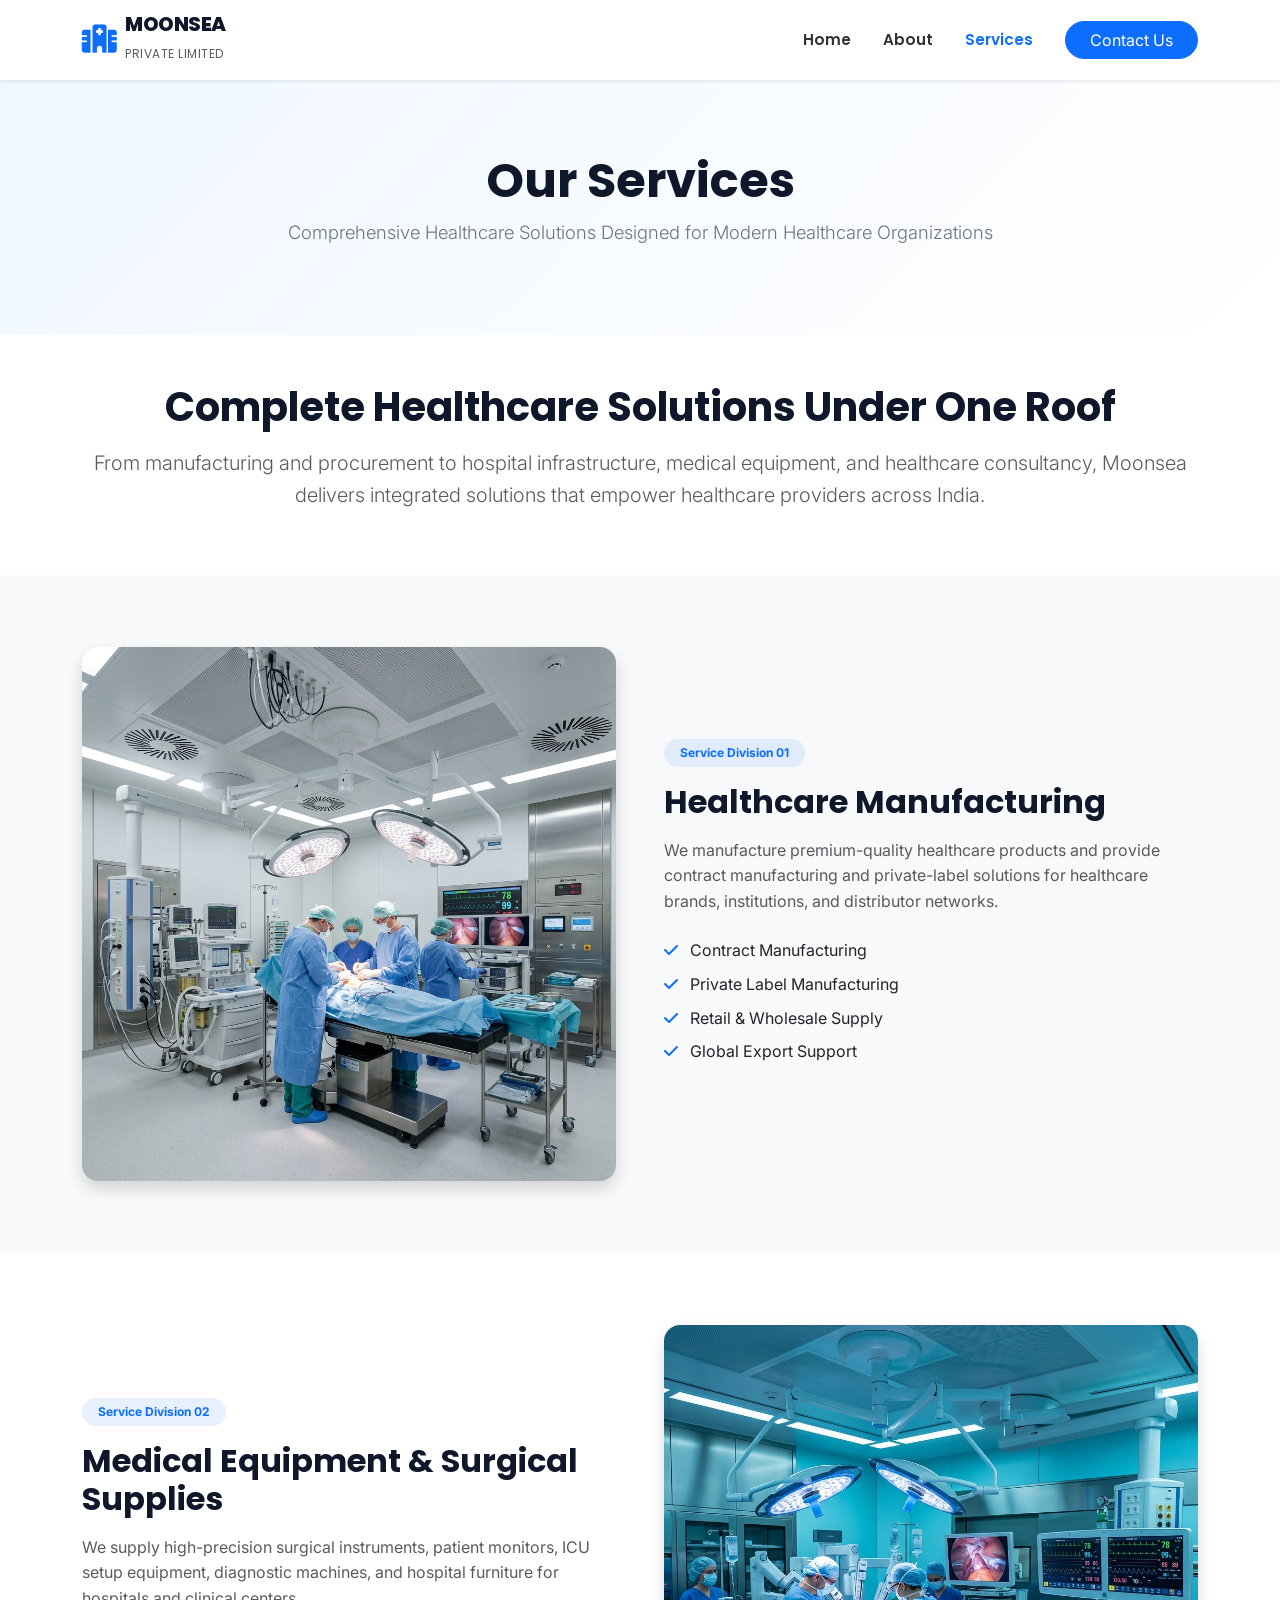
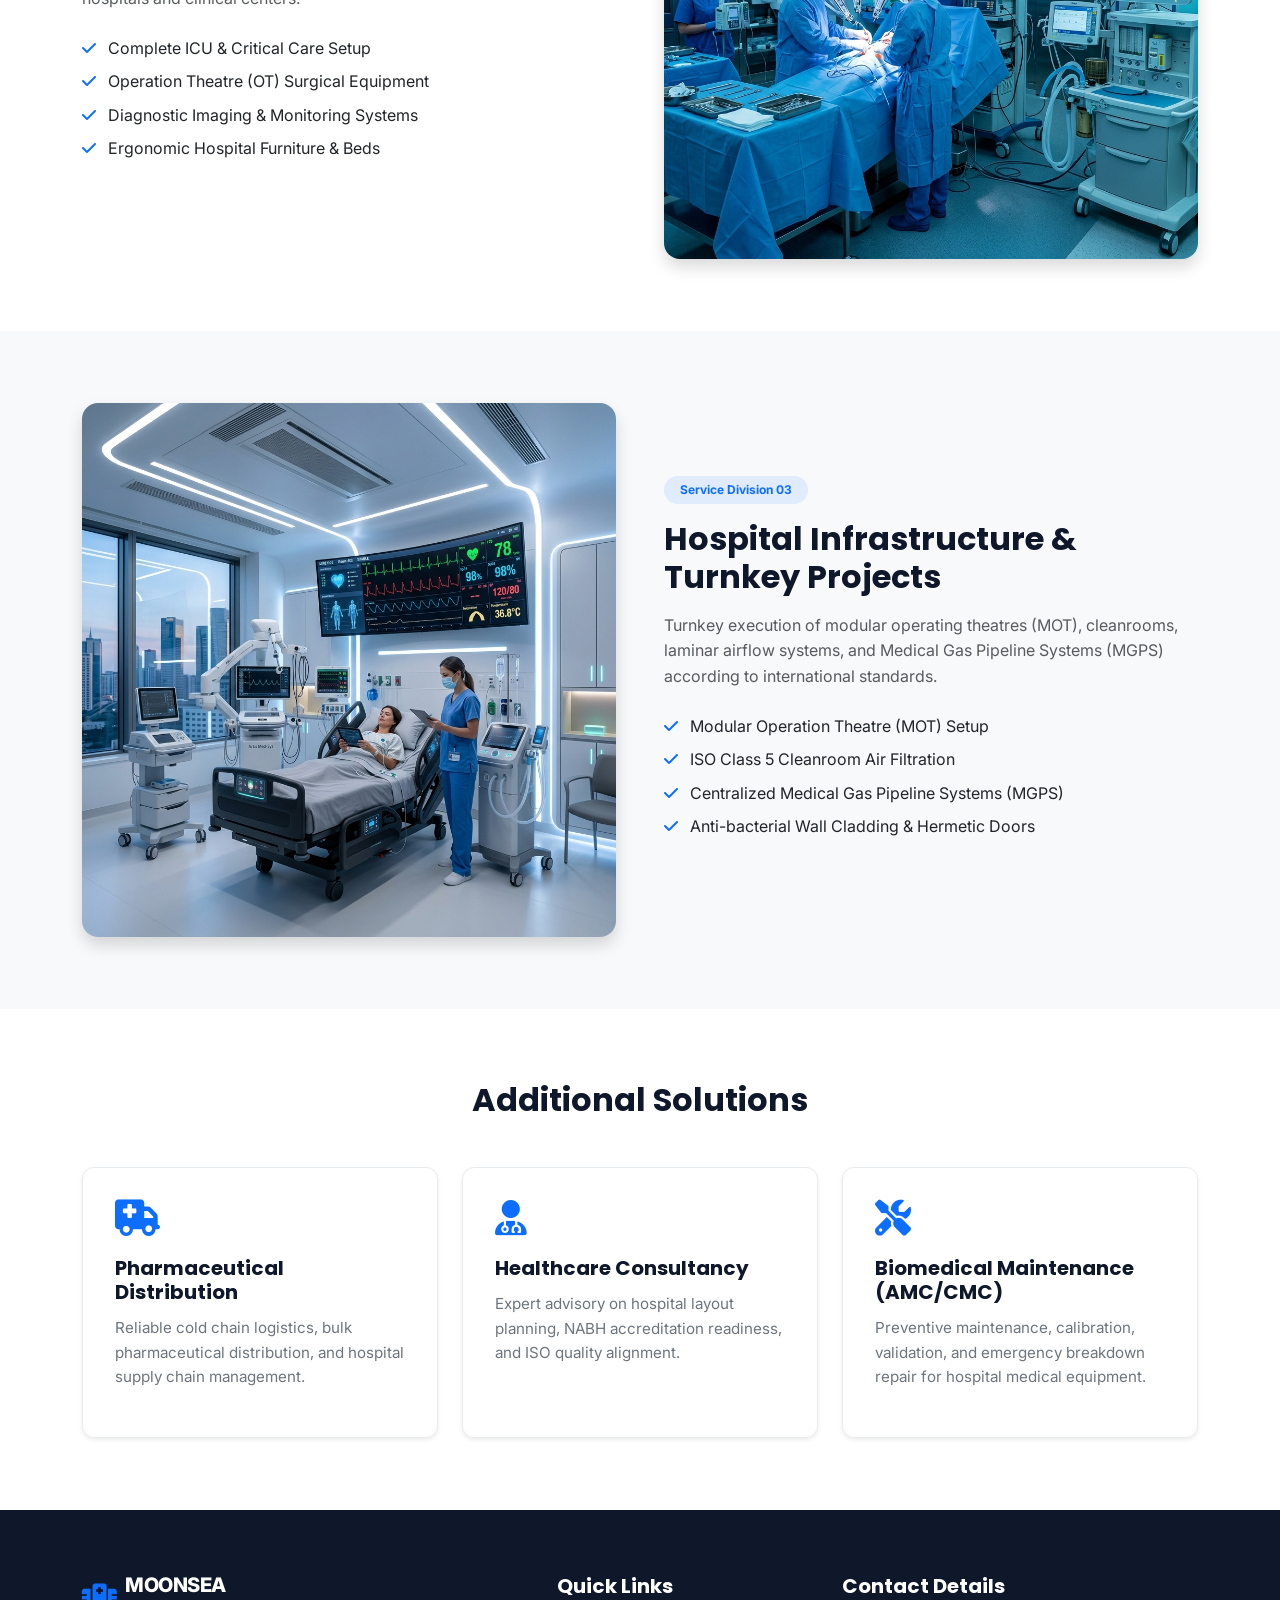
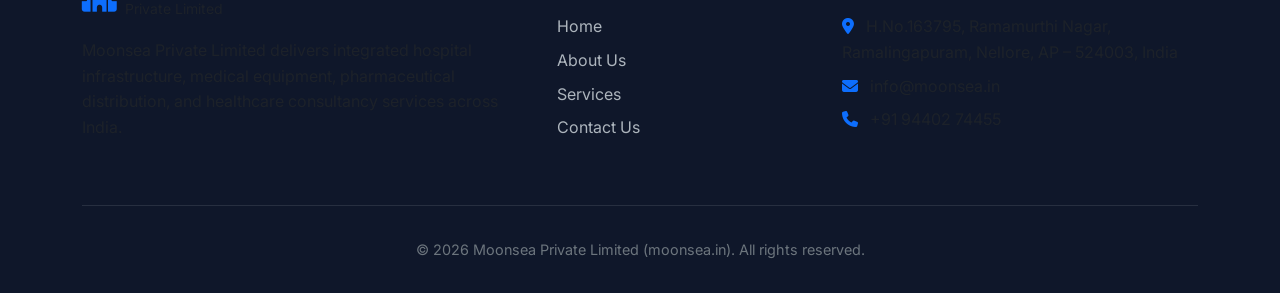
<file: nellore_medisystems/services.html>
<!DOCTYPE html>
<html lang="en">
<head>
  <meta charset="UTF-8">
  <meta name="viewport" content="width=device-width, initial-scale=1.0">
  <title>Services | Moonsea Pvt. Ltd.</title>
  <meta name="description" content="Explore Moonsea Private Limited (moonsea.in) healthcare manufacturing, medical equipment supply, modular OT hospital infrastructure, pharmaceutical distribution, and consultancy.">

  <link href="https://fonts.googleapis.com/css2?family=Inter:wght@300;400;500;600;700&family=Poppins:wght@400;500;600;700;800&display=swap" rel="stylesheet">
  <link href="https://cdn.jsdelivr.net/npm/bootstrap@5.3.3/dist/css/bootstrap.min.css" rel="stylesheet">
  <link href="https://cdnjs.cloudflare.com/ajax/libs/font-awesome/6.5.2/css/all.min.css" rel="stylesheet">
  <link rel="stylesheet" href="css/styles.css">
</head>
<body>

  <!-- ================= NAVBAR ================= -->
  <nav class="navbar navbar-expand-lg navbar-light bg-white shadow-sm sticky-top">
    <div class="container">
      <a class="navbar-brand fw-bold d-flex align-items-center" href="index.html">
        <div class="me-2 text-primary fs-3"><i class="fa-solid fa-hospital"></i></div>
        <div>
          <div class="company-name">MOONSEA</div>
          <small class="text-muted fw-normal" style="font-size:0.75rem; letter-spacing:0.5px;">Private Limited</small>
        </div>
      </a>

      <button class="navbar-toggler" type="button" data-bs-toggle="collapse" data-bs-target="#navbar" aria-controls="navbar" aria-expanded="false" aria-label="Toggle navigation">
        <span class="navbar-toggler-icon"></span>
      </button>

      <div class="collapse navbar-collapse" id="navbar">
        <ul class="navbar-nav ms-auto align-items-lg-center">
          <li class="nav-item"><a href="index.html" class="nav-link">Home</a></li>
          <li class="nav-item"><a href="about.html" class="nav-link">About</a></li>
          <li class="nav-item"><a href="services.html" class="nav-link active">Services</a></li>
          <li class="nav-item ms-lg-3 mt-2 mt-lg-0">
            <a href="contact.html" class="btn btn-primary rounded-pill px-4">Contact Us</a>
          </li>
        </ul>
      </div>
    </div>
  </nav>

  <!-- ================= HERO ================= -->
  <section class="hero text-center py-5">
    <div class="container py-4">
      <h1 class="display-3 fw-bold">Our Services</h1>
      <p class="lead text-secondary mt-2">Comprehensive Healthcare Solutions Designed for Modern Healthcare Organizations</p>
    </div>
  </section>

  <!-- ================= INTRO ================= -->
  <section class="py-5">
    <div class="container text-center max-w-800 mx-auto">
      <h2 class="display-6 fw-bold">Complete Healthcare Solutions Under One Roof</h2>
      <p class="lead text-muted mt-3">
        From manufacturing and procurement to hospital infrastructure, medical equipment, and healthcare consultancy, Moonsea delivers integrated solutions that empower healthcare providers across India.
      </p>
    </div>
  </section>

  <!-- ================= SERVICE 1 ================= -->
  <section class="py-5 bg-light">
    <div class="container py-4">
      <div class="row align-items-center g-5">
        <div class="col-lg-6">
          <img src="assets/images/infrastructure.png" alt="Healthcare Manufacturing" class="img-fluid rounded-4 shadow">
        </div>
        <div class="col-lg-6">
          <span class="badge bg-primary bg-opacity-10 text-primary px-3 py-2 rounded-pill mb-3">Service Division 01</span>
          <h2 class="fw-bold mb-3">Healthcare Manufacturing</h2>
          <p class="text-muted">
            We manufacture premium-quality healthcare products and provide contract manufacturing and private-label solutions for healthcare brands, institutions, and distributor networks.
          </p>
          <ul class="list-unstyled my-4">
            <li class="mb-2"><i class="fa-solid fa-check text-primary me-2"></i> Contract Manufacturing</li>
            <li class="mb-2"><i class="fa-solid fa-check text-primary me-2"></i> Private Label Manufacturing</li>
            <li class="mb-2"><i class="fa-solid fa-check text-primary me-2"></i> Retail & Wholesale Supply</li>
            <li class="mb-2"><i class="fa-solid fa-check text-primary me-2"></i> Global Export Support</li>
          </ul>
        </div>
      </div>
    </div>
  </section>

  <!-- ================= SERVICE 2 ================= -->
  <section class="py-5">
    <div class="container py-4">
      <div class="row align-items-center g-5 flex-lg-row-reverse">
        <div class="col-lg-6">
          <img src="assets/images/equipment.png" alt="Medical Equipment & Surgical Supplies" class="img-fluid rounded-4 shadow">
        </div>
        <div class="col-lg-6">
          <span class="badge bg-primary bg-opacity-10 text-primary px-3 py-2 rounded-pill mb-3">Service Division 02</span>
          <h2 class="fw-bold mb-3">Medical Equipment & Surgical Supplies</h2>
          <p class="text-muted">
            We supply high-precision surgical instruments, patient monitors, ICU setup equipment, diagnostic machines, and hospital furniture for hospitals and clinical centers.
          </p>
          <ul class="list-unstyled my-4">
            <li class="mb-2"><i class="fa-solid fa-check text-primary me-2"></i> Complete ICU & Critical Care Setup</li>
            <li class="mb-2"><i class="fa-solid fa-check text-primary me-2"></i> Operation Theatre (OT) Surgical Equipment</li>
            <li class="mb-2"><i class="fa-solid fa-check text-primary me-2"></i> Diagnostic Imaging & Monitoring Systems</li>
            <li class="mb-2"><i class="fa-solid fa-check text-primary me-2"></i> Ergonomic Hospital Furniture & Beds</li>
          </ul>
        </div>
      </div>
    </div>
  </section>

  <!-- ================= SERVICE 3 ================= -->
  <section class="py-5 bg-light">
    <div class="container py-4">
      <div class="row align-items-center g-5">
        <div class="col-lg-6">
          <img src="assets/images/hero_banner.png" alt="Hospital Infrastructure & Turnkey Projects" class="img-fluid rounded-4 shadow">
        </div>
        <div class="col-lg-6">
          <span class="badge bg-primary bg-opacity-10 text-primary px-3 py-2 rounded-pill mb-3">Service Division 03</span>
          <h2 class="fw-bold mb-3">Hospital Infrastructure & Turnkey Projects</h2>
          <p class="text-muted">
            Turnkey execution of modular operating theatres (MOT), cleanrooms, laminar airflow systems, and Medical Gas Pipeline Systems (MGPS) according to international standards.
          </p>
          <ul class="list-unstyled my-4">
            <li class="mb-2"><i class="fa-solid fa-check text-primary me-2"></i> Modular Operation Theatre (MOT) Setup</li>
            <li class="mb-2"><i class="fa-solid fa-check text-primary me-2"></i> ISO Class 5 Cleanroom Air Filtration</li>
            <li class="mb-2"><i class="fa-solid fa-check text-primary me-2"></i> Centralized Medical Gas Pipeline Systems (MGPS)</li>
            <li class="mb-2"><i class="fa-solid fa-check text-primary me-2"></i> Anti-bacterial Wall Cladding & Hermetic Doors</li>
          </ul>
        </div>
      </div>
    </div>
  </section>

  <!-- ================= ADDITIONAL SERVICES GRID ================= -->
  <section class="py-5">
    <div class="container py-4">
      <div class="text-center mb-5">
        <h2 class="fw-bold">Additional Solutions</h2>
      </div>
      <div class="row g-4">
        <div class="col-md-4">
          <div class="feature-box">
            <i class="fa-solid fa-truck-medical"></i>
            <h4>Pharmaceutical Distribution</h4>
            <p>Reliable cold chain logistics, bulk pharmaceutical distribution, and hospital supply chain management.</p>
          </div>
        </div>

        <div class="col-md-4">
          <div class="feature-box">
            <i class="fa-solid fa-user-doctor"></i>
            <h4>Healthcare Consultancy</h4>
            <p>Expert advisory on hospital layout planning, NABH accreditation readiness, and ISO quality alignment.</p>
          </div>
        </div>

        <div class="col-md-4">
          <div class="feature-box">
            <i class="fa-solid fa-screwdriver-wrench"></i>
            <h4>Biomedical Maintenance (AMC/CMC)</h4>
            <p>Preventive maintenance, calibration, validation, and emergency breakdown repair for hospital medical equipment.</p>
          </div>
        </div>
      </div>
    </div>
  </section>

  <!-- ================= FOOTER ================= -->
  <footer>
    <div class="container">
      <div class="row g-4">
        <div class="col-lg-5">
          <div class="d-flex align-items-center mb-3">
            <div class="me-2 text-primary fs-3"><i class="fa-solid fa-hospital"></i></div>
            <div>
              <div class="company-name text-white">MOONSEA</div>
              <small class="text-muted">Private Limited</small>
            </div>
          </div>
          <p class="text-muted pe-lg-4">
            Moonsea Private Limited delivers integrated hospital infrastructure, medical equipment, pharmaceutical distribution, and healthcare consultancy services across India.
          </p>
        </div>

        <div class="col-lg-3 col-md-6">
          <h5 class="text-white mb-3 fw-bold">Quick Links</h5>
          <ul class="list-unstyled">
            <li class="mb-2"><a href="index.html">Home</a></li>
            <li class="mb-2"><a href="about.html">About Us</a></li>
            <li class="mb-2"><a href="services.html">Services</a></li>
            <li class="mb-2"><a href="contact.html">Contact Us</a></li>
          </ul>
        </div>

        <div class="col-lg-4 col-md-6">
          <h5 class="text-white mb-3 fw-bold">Contact Details</h5>
          <p class="text-muted mb-2"><i class="fa-solid fa-location-dot me-2 text-primary"></i> H.No.163795, Ramamurthi Nagar, Ramalingapuram, Nellore, AP – 524003, India</p>
          <p class="text-muted mb-2"><i class="fa-solid fa-envelope me-2 text-primary"></i> info@moonsea.in</p>
          <p class="text-muted"><i class="fa-solid fa-phone me-2 text-primary"></i> +91 94402 74455</p>
        </div>
      </div>

      <div class="footer-bottom text-center">
        <p class="mb-0">&copy; 2026 Moonsea Private Limited (moonsea.in). All rights reserved.</p>
      </div>
    </div>
  </footer>

  <script src="https://cdn.jsdelivr.net/npm/bootstrap@5.3.3/dist/js/bootstrap.bundle.min.js"></script>
  <script src="js/main.js"></script>
</body>
</html>
</file>
<file: css/styles.css>
/* ==========================================================================
   MOONSEA ENTERPRISES PRIVATE LIMITED
   Master CSS - Refined Corporate Healthcare Ecosystem Architecture
   ========================================================================== */

@import url('https://fonts.googleapis.com/css2?family=Inter:wght@300;400;500;600;700&family=Plus+Jakarta+Sans:wght@400;500;600;700;800&display=swap');

:root {
  --brand-900: #0f172a;
  --brand-800: #1e293b;
  --brand-700: #0284c7;
  --brand-600: #0ea5e9;
  --brand-500: #38bdf8;
  --brand-200: #bae6fd;
  --brand-100: #e0f2fe;
  --brand-50: #f0f9ff;
  --emerald-600: #059669;
  --emerald-100: #d1fae5;
  --whatsapp-green: #25D366;
  --slate-900: #0f172a;
  --slate-700: #334155;
  --slate-600: #475569;
  --slate-500: #64748b;
  --font-heading: 'Plus Jakarta Sans', -apple-system, BlinkMacSystemFont, sans-serif;
  --font-body: 'Inter', -apple-system, BlinkMacSystemFont, sans-serif;
  --shadow-sm: 0 2px 4px rgba(15, 23, 42, 0.05);
  --shadow-md: 0 10px 25px -5px rgba(15, 23, 42, 0.08);
  --shadow-lg: 0 20px 35px -10px rgba(2, 132, 199, 0.15);
  --transition: all 0.25s cubic-bezier(0.4, 0, 0.2, 1);
}

*, *::before, *::after {
  box-sizing: border-box;
  margin: 0;
  padding: 0;
}

html {
  scroll-behavior: smooth;
  font-size: 16px;
}

body {
  font-family: var(--font-body);
  color: var(--slate-700);
  background-color: #f8fafc;
  line-height: 1.6;
  overflow-x: hidden;
}

h1, h2, h3, h4, h5, h6 {
  font-family: var(--font-heading);
  color: var(--brand-900);
  font-weight: 700;
  line-height: 1.25;
}

a {
  text-decoration: none;
  color: inherit;
  transition: var(--transition);
}

img {
  max-width: 100%;
  height: auto;
  display: block;
}

.container {
  width: 100%;
  max-width: 1240px;
  margin: 0 auto;
  padding: 0 1.5rem;
}

/* ================= STICKY HEADER & NAVBAR ================= */
.sticky-header {
  position: sticky;
  top: 0;
  z-index: 1000;
  background: rgba(255, 255, 255, 0.95);
  backdrop-filter: blur(12px);
  -webkit-backdrop-filter: blur(12px);
  border-bottom: 1px solid var(--brand-100);
}

.header-flex {
  display: flex;
  align-items: center;
  justify-content: space-between;
  height: 76px;
}

.brand-logo {
  display: flex;
  align-items: center;
  gap: 0.75rem;
  text-decoration: none;
}

.brand-title {
  font-family: var(--font-heading);
  font-size: 1.65rem;
  font-weight: 800;
  color: var(--brand-900);
  letter-spacing: -0.5px;
  display: flex;
  align-items: center;
  gap: 0.5rem;
}

.brand-badge {
  font-size: 0.7rem;
  font-weight: 700;
  text-transform: uppercase;
  background: var(--brand-100);
  color: var(--brand-700);
  padding: 0.2rem 0.65rem;
  border-radius: 9999px;
  border: 1px solid var(--brand-200);
  letter-spacing: 0.5px;
}

.nav-links {
  display: flex;
  align-items: center;
  gap: 2rem;
  list-style: none;
}

.nav-link {
  font-family: var(--font-heading);
  font-weight: 600;
  font-size: 0.95rem;
  color: var(--slate-700);
  text-decoration: none;
  transition: var(--transition);
}

.nav-link:hover, .nav-link.active {
  color: var(--brand-700);
}

.partner-cta {
  display: inline-flex;
  align-items: center;
  gap: 0.5rem;
  padding: 0.6rem 1.35rem;
  border-radius: 9999px;
  background: var(--brand-700);
  color: #ffffff !important;
  font-family: var(--font-heading);
  font-weight: 700;
  font-size: 0.85rem;
  letter-spacing: 0.3px;
  box-shadow: var(--shadow-sm);
  transition: var(--transition);
}

.partner-cta:hover {
  background: var(--brand-800);
  transform: translateY(-1px);
  box-shadow: var(--shadow-md);
}

.hamburger {
  display: none;
  background: none;
  border: none;
  font-size: 1.5rem;
  color: var(--brand-900);
  cursor: pointer;
}

.mobile-nav {
  display: none;
  flex-direction: column;
  gap: 0.85rem;
  padding: 1.25rem 1.5rem;
  background: #ffffff;
  border-bottom: 1px solid var(--brand-100);
}

.mobile-nav.active {
  display: flex;
}

/* ================= HERO SECTION ================= */
.hero-grid {
  position: relative;
  border-radius: 1.75rem;
  border: 1px solid var(--brand-100);
  background: linear-gradient(135deg, rgba(255, 255, 255, 0.98) 0%, rgba(240, 249, 255, 0.85) 100%);
  padding: 3.5rem 3rem;
  margin-top: 2rem;
  margin-bottom: 3.5rem;
  overflow: hidden;
  box-shadow: var(--shadow-sm);
}

.hero-pill {
  display: inline-flex;
  align-items: center;
  gap: 0.5rem;
  border-radius: 9999px;
  border: 1px solid var(--brand-200);
  background: #ffffff;
  padding: 0.4rem 1.15rem;
  font-size: 0.75rem;
  font-weight: 700;
  text-transform: uppercase;
  letter-spacing: 1px;
  color: var(--brand-700);
  margin-bottom: 1.25rem;
}

.hero-grid h1 {
  font-size: 3.25rem;
  color: var(--brand-900);
  margin-bottom: 0.5rem;
  letter-spacing: -1px;
  line-height: 1.15;
}

.hero-subtagline {
  font-family: var(--font-heading);
  font-size: 1.2rem;
  font-weight: 700;
  color: var(--brand-700);
  margin-bottom: 1.25rem;
}

.hero-grid p {
  font-size: 1.15rem;
  color: var(--slate-700);
  max-width: 820px;
  margin-bottom: 1.75rem;
  line-height: 1.6;
}

.hero-buttons {
  display: flex;
  gap: 1rem;
  flex-wrap: wrap;
}

.btn {
  display: inline-flex;
  align-items: center;
  justify-content: center;
  gap: 0.5rem;
  padding: 0.8rem 1.65rem;
  border-radius: 0.6rem;
  font-family: var(--font-heading);
  font-weight: 600;
  font-size: 0.95rem;
  cursor: pointer;
  transition: var(--transition);
  text-decoration: none;
  border: none;
}

.btn-primary {
  background: var(--brand-700);
  color: #ffffff !important;
}

.btn-primary:hover {
  background: var(--brand-800);
  transform: translateY(-2px);
  box-shadow: var(--shadow-md);
}

.btn-outline {
  background: #ffffff;
  color: var(--brand-700) !important;
  border: 1px solid var(--brand-200);
}

.btn-outline:hover {
  border-color: var(--brand-500);
  background: var(--brand-50);
}

.btn-whatsapp {
  background: var(--whatsapp-green);
  color: #ffffff !important;
  font-weight: 700;
}

.btn-whatsapp:hover {
  background: #1eb956;
  transform: translateY(-2px);
  box-shadow: 0 4px 15px rgba(37, 211, 102, 0.3);
}

/* ================= CARDS & GRIDS ================= */
.glass-card {
  background: rgba(255, 255, 255, 0.95);
  backdrop-filter: blur(16px);
  -webkit-backdrop-filter: blur(16px);
  border: 1px solid var(--brand-100);
  border-radius: 1.25rem;
  padding: 2rem;
  box-shadow: var(--shadow-sm);
  transition: var(--transition);
}

.glass-card:hover {
  transform: translateY(-3px);
  box-shadow: var(--shadow-md);
  border-color: var(--brand-200);
}

.section-title {
  font-size: 2.25rem;
  color: var(--brand-900);
  margin-bottom: 0.75rem;
}

.section-desc {
  color: var(--slate-700);
  max-width: 780px;
  font-size: 1.05rem;
  margin-bottom: 2.5rem;
}

.grid-3 {
  display: grid;
  grid-template-columns: repeat(auto-fit, minmax(320px, 1fr));
  gap: 1.5rem;
  margin-bottom: 3.5rem;
}

.grid-2 {
  display: grid;
  grid-template-columns: repeat(auto-fit, minmax(420px, 1fr));
  gap: 2rem;
  margin-bottom: 3.5rem;
}

/* ================= VISUAL ECOSYSTEM FLOW DIAGRAM ================= */
.ecosystem-flow-visual {
  display: flex;
  align-items: center;
  justify-content: space-between;
  gap: 1rem;
  background: linear-gradient(135deg, #ffffff 0%, #f0f9ff 100%);
  border: 1px solid var(--brand-100);
  border-radius: 1.5rem;
  padding: 2.5rem 1.5rem;
  margin-top: 2rem;
  margin-bottom: 3.5rem;
  overflow-x: auto;
  box-shadow: var(--shadow-sm);
}

.flow-node {
  display: flex;
  flex-direction: column;
  align-items: center;
  text-align: center;
  gap: 0.75rem;
  min-width: 140px;
  position: relative;
}

.flow-node-icon {
  width: 64px;
  height: 64px;
  border-radius: 16px;
  background: #ffffff;
  border: 2px solid var(--brand-200);
  color: var(--brand-700);
  display: flex;
  align-items: center;
  justify-content: center;
  font-size: 1.6rem;
  box-shadow: 0 4px 12px rgba(2, 132, 199, 0.08);
  transition: var(--transition);
}

.flow-node.moonsea-highlight .flow-node-icon {
  background: var(--brand-700);
  color: #ffffff;
  border-color: var(--brand-500);
}

.flow-node:hover .flow-node-icon {
  border-color: var(--brand-600);
  transform: translateY(-3px);
  box-shadow: 0 8px 20px rgba(2, 132, 199, 0.15);
}

.flow-node-title {
  font-family: var(--font-heading);
  font-weight: 700;
  font-size: 0.95rem;
  color: var(--brand-900);
}

.flow-connector {
  color: var(--brand-500);
  font-size: 1.5rem;
  flex-shrink: 0;
}

/* ================= VALUES 6-CARD GRID ================= */
.values-grid {
  display: grid;
  grid-template-columns: repeat(auto-fit, minmax(280px, 1fr));
  gap: 1.25rem;
  margin-bottom: 3.5rem;
}

.value-card {
  background: #ffffff;
  border: 1px solid var(--brand-100);
  border-radius: 1rem;
  padding: 1.5rem;
  transition: var(--transition);
}

.value-card:hover {
  border-color: var(--brand-200);
  transform: translateY(-2px);
  box-shadow: var(--shadow-sm);
}

.value-icon {
  width: 44px;
  height: 44px;
  border-radius: 10px;
  background: var(--brand-100);
  color: var(--brand-700);
  display: flex;
  align-items: center;
  justify-content: center;
  font-size: 1.15rem;
  margin-bottom: 1rem;
}

/* ================= DISCLAIMER BOX ================= */
.disclaimer-box {
  background: #f8fafc;
  border: 1px solid #e2e8f0;
  border-radius: 0.75rem;
  padding: 1rem 1.25rem;
  font-size: 0.8rem;
  color: #64748b;
  line-height: 1.5;
  margin-top: 2rem;
}

/* ================= FORM CONTROLS & ALERTS ================= */
.form-group {
  display: flex;
  flex-direction: column;
  gap: 0.35rem;
}

.form-label {
  font-family: var(--font-heading);
  font-size: 0.85rem;
  font-weight: 600;
  color: var(--brand-900);
}

.form-input, .form-select, .form-textarea {
  width: 100%;
  padding: 0.75rem 1rem;
  border-radius: 0.5rem;
  border: 1px solid var(--brand-200);
  background: #ffffff;
  font-family: var(--font-body);
  font-size: 0.925rem;
  color: var(--slate-900);
  transition: var(--transition);
}

.form-input:focus, .form-select:focus, .form-textarea:focus {
  outline: none;
  border-color: var(--brand-600);
  box-shadow: 0 0 0 3px rgba(14, 165, 233, 0.15);
}

.alert-banner {
  padding: 1rem 1.25rem;
  border-radius: 0.5rem;
  font-size: 0.925rem;
  font-weight: 600;
  display: none;
  margin-bottom: 1rem;
}

.alert-success {
  background: #d1fae5;
  color: #065f46;
  border: 1px solid #6ee7b7;
}

.alert-error {
  background: #fee2e2;
  color: #991b1b;
  border: 1px solid #fca5a5;
}

/* ================= FOOTER ================= */
.site-footer {
  border-top: 1px solid var(--brand-100);
  background: rgba(255, 255, 255, 0.95);
  padding: 3.5rem 0 2rem;
  margin-top: 4rem;
}

.footer-5col {
  display: grid;
  grid-template-columns: 1.5fr repeat(4, 1fr);
  gap: 2.5rem;
  font-size: 0.9rem;
  color: var(--slate-600);
}

.footer-col h4 {
  font-size: 1rem;
  color: var(--slate-900);
  margin-bottom: 1rem;
}

.footer-col p {
  margin-bottom: 0.5rem;
}

.footer-col a {
  color: var(--slate-700);
}

.footer-col a:hover {
  color: var(--brand-700);
  text-decoration: underline;
}

.footer-socials {
  display: flex;
  gap: 0.75rem;
  margin-top: 1rem;
}

.social-icon {
  width: 36px;
  height: 36px;
  border-radius: 8px;
  background: var(--brand-50);
  border: 1px solid var(--brand-200);
  color: var(--brand-700);
  display: flex;
  align-items: center;
  justify-content: center;
  transition: var(--transition);
}

.social-icon:hover {
  background: var(--brand-700);
  color: #ffffff;
}

.footer-legal-links {
  display: flex;
  justify-content: center;
  gap: 1.5rem;
  margin-top: 1.5rem;
  font-size: 0.8rem;
  color: var(--slate-500);
}

.footer-legal-links a:hover {
  text-decoration: underline;
}

.footer-bottom {
  text-align: center;
  padding-top: 2rem;
  margin-top: 2rem;
  border-top: 1px solid var(--brand-100);
  font-size: 0.85rem;
  color: var(--slate-500);
}

/* ================= RESPONSIVE ================= */
@media (max-width: 992px) {
  .nav-links {
    display: none;
  }
  .hamburger {
    display: block;
  }
  .hero-grid h1 {
    font-size: 2.25rem;
  }
  .hero-grid {
    padding: 2rem 1.5rem;
  }
  .footer-5col {
    grid-template-columns: 1fr 1fr;
  }
}

@media (max-width: 600px) {
  .footer-5col {
    grid-template-columns: 1fr;
  }
}
</file>
<file: nellore_medisystems/css/styles.css>
/* ==========================================================================
   NELLORE MEDI SYSTEMS PRIVATE LIMITED
   Official Website Replica Stylesheet
   ========================================================================== */

@import url('https://fonts.googleapis.com/css2?family=Inter:wght@300;400;500;600;700&family=Poppins:wght@400;500;600;700;800&display=swap');

:root {
  --primary-color: #0d6efd;
  --primary-dark: #0a58ca;
  --primary-light: #e7f1ff;
  --success-color: #198754;
  --secondary-color: #0f172a;
  --text-color: #212529;
  --text-muted: #6c757d;
  --bg-light: #f8f9fa;
  --bg-white: #ffffff;
  --shadow-sm: 0 0.125rem 0.25rem rgba(0, 0, 0, 0.075);
  --shadow-md: 0 0.5rem 1rem rgba(0, 0, 0, 0.15);
  --shadow-lg: 0 1rem 3rem rgba(0, 0, 0, 0.175);
  --border-radius: 12px;
  --font-heading: 'Poppins', sans-serif;
  --font-body: 'Inter', sans-serif;
}

body {
  font-family: var(--font-body);
  color: var(--text-color);
  background-color: #ffffff;
  line-height: 1.6;
}

h1, h2, h3, h4, h5, h6 {
  font-family: var(--font-heading);
  font-weight: 700;
  color: var(--secondary-color);
}

/* Navbar Branding */
.navbar-brand {
  font-family: var(--font-heading);
  text-transform: uppercase;
}

.company-name {
  font-size: 1.25rem;
  font-weight: 800;
  color: var(--secondary-color);
  line-height: 1.1;
  letter-spacing: -0.5px;
}

.nav-link {
  font-family: var(--font-heading);
  font-weight: 600;
  font-size: 0.95rem;
  color: #333333 !important;
  padding: 0.5rem 1rem !important;
}

.nav-link:hover, .nav-link.active {
  color: var(--primary-color) !important;
}

/* Hero Section */
.hero {
  padding: 80px 0 60px;
  background: linear-gradient(135deg, #f0f7ff 0%, #ffffff 100%);
  position: relative;
}

.hero h1 {
  font-size: 3rem;
  line-height: 1.2;
}

.hero .lead {
  font-size: 1.15rem;
  color: var(--text-muted);
}

/* Feature Boxes & Cards */
.feature-box {
  background: var(--bg-white);
  border-radius: var(--border-radius);
  padding: 2rem;
  box-shadow: var(--shadow-sm);
  border: 1px solid #e9ecef;
  transition: all 0.3s ease;
  height: 100%;
}

.feature-box:hover {
  transform: translateY(-5px);
  box-shadow: var(--shadow-md);
  border-color: var(--primary-light);
}

.feature-box i {
  font-size: 2.25rem;
  color: var(--primary-color);
  margin-bottom: 1.25rem;
}

.feature-box h4 {
  font-size: 1.25rem;
  margin-bottom: 0.75rem;
}

.feature-box p {
  color: var(--text-muted);
  font-size: 0.95rem;
}

/* Service Image Banner */
.service-card {
  background: var(--bg-white);
  border-radius: var(--border-radius);
  overflow: hidden;
  box-shadow: var(--shadow-sm);
  border: 1px solid #e9ecef;
  transition: all 0.3s ease;
  height: 100%;
}

.service-card:hover {
  transform: translateY(-5px);
  box-shadow: var(--shadow-md);
}

.service-card img {
  width: 100%;
  height: 220px;
  object-fit: cover;
}

.service-card .card-body {
  padding: 1.5rem;
}

/* Contact Info Box */
.contact-info-card {
  background: #ffffff;
  border-radius: 16px;
  padding: 2.5rem;
  box-shadow: var(--shadow-sm);
  border: 1px solid #e9ecef;
}

.contact-icon {
  width: 50px;
  height: 50px;
  background: var(--primary-light);
  color: var(--primary-color);
  border-radius: 50%;
  display: flex;
  align-items: center;
  justify-content: center;
  font-size: 1.25rem;
  margin-bottom: 1rem;
}

/* Footer */
footer {
  background: var(--secondary-color);
  color: #ffffff;
  padding: 4rem 0 2rem;
}

footer a {
  color: #adb5bd;
  text-decoration: none;
  transition: color 0.3s ease;
}

footer a:hover {
  color: #ffffff;
}

footer .footer-bottom {
  border-top: 1px solid rgba(255, 255, 255, 0.1);
  padding-top: 2rem;
  margin-top: 3rem;
  color: #6c757d;
  font-size: 0.9rem;
}
</file>
